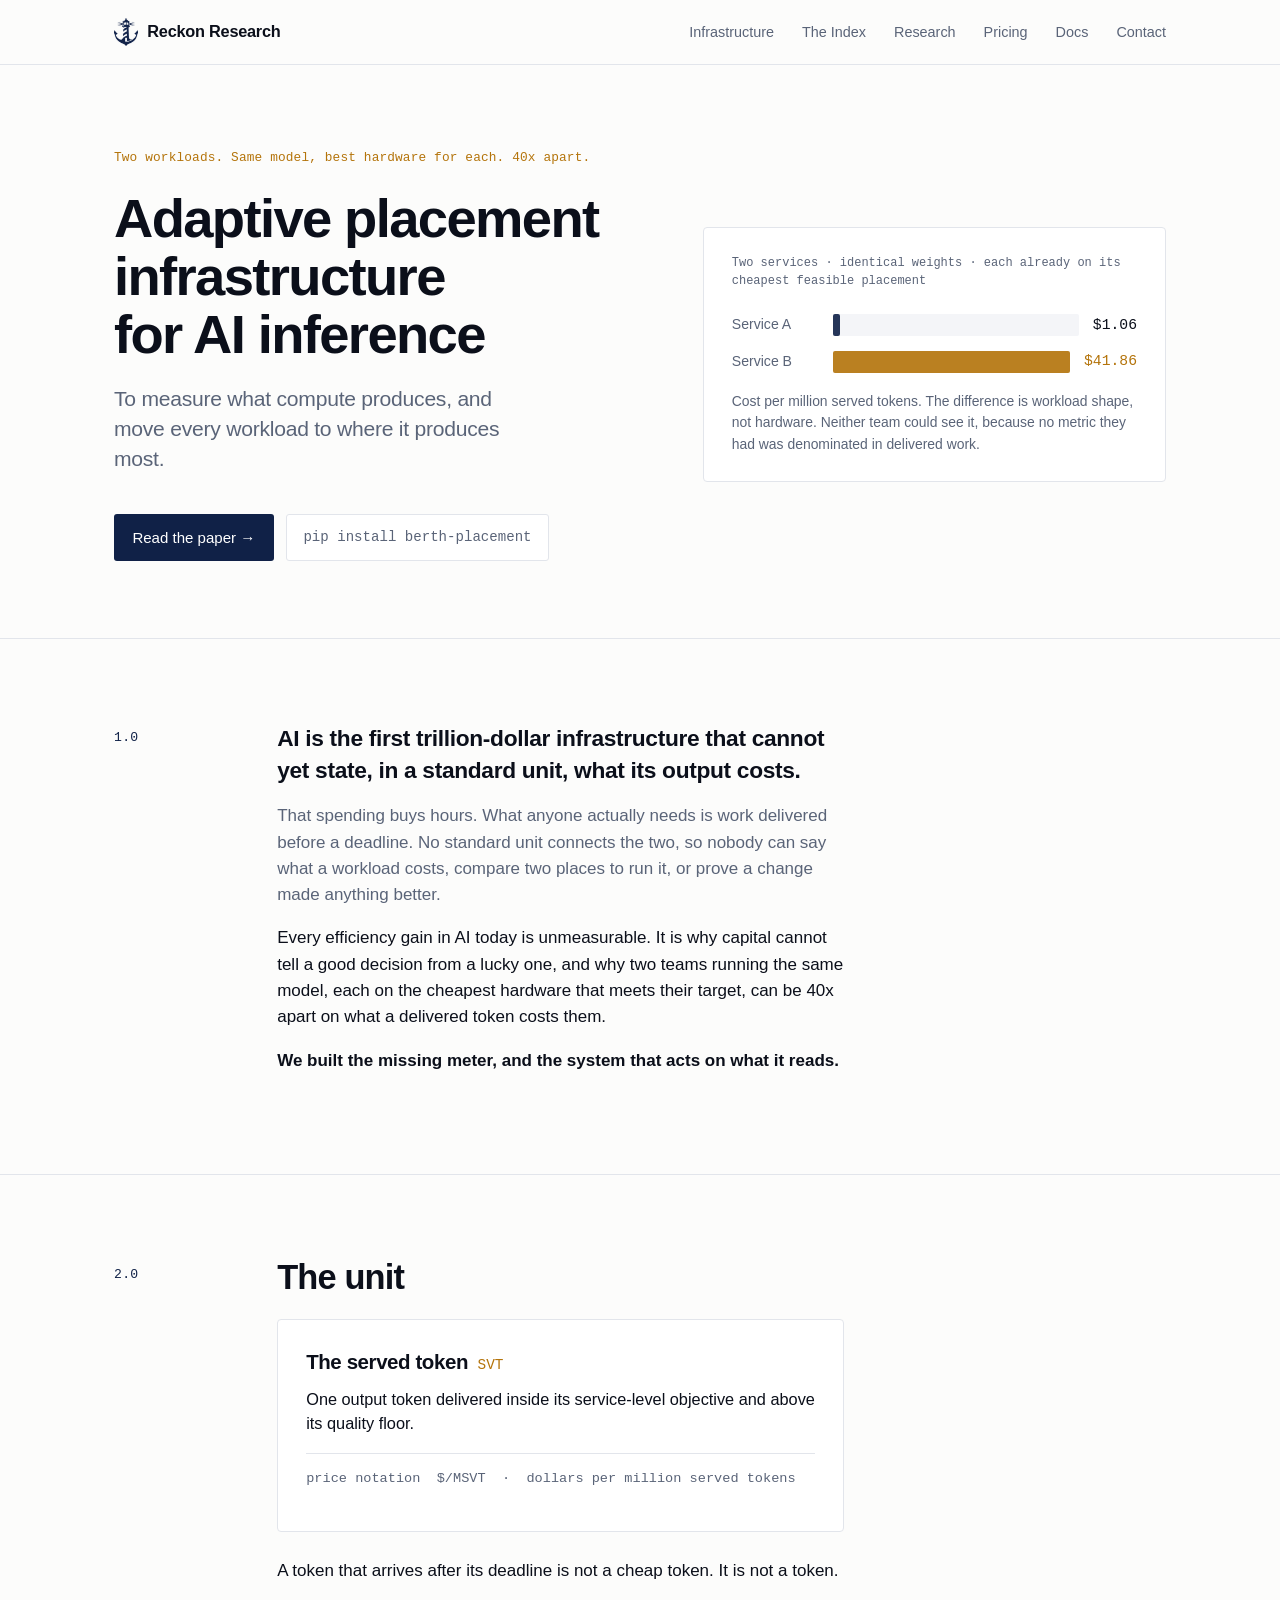
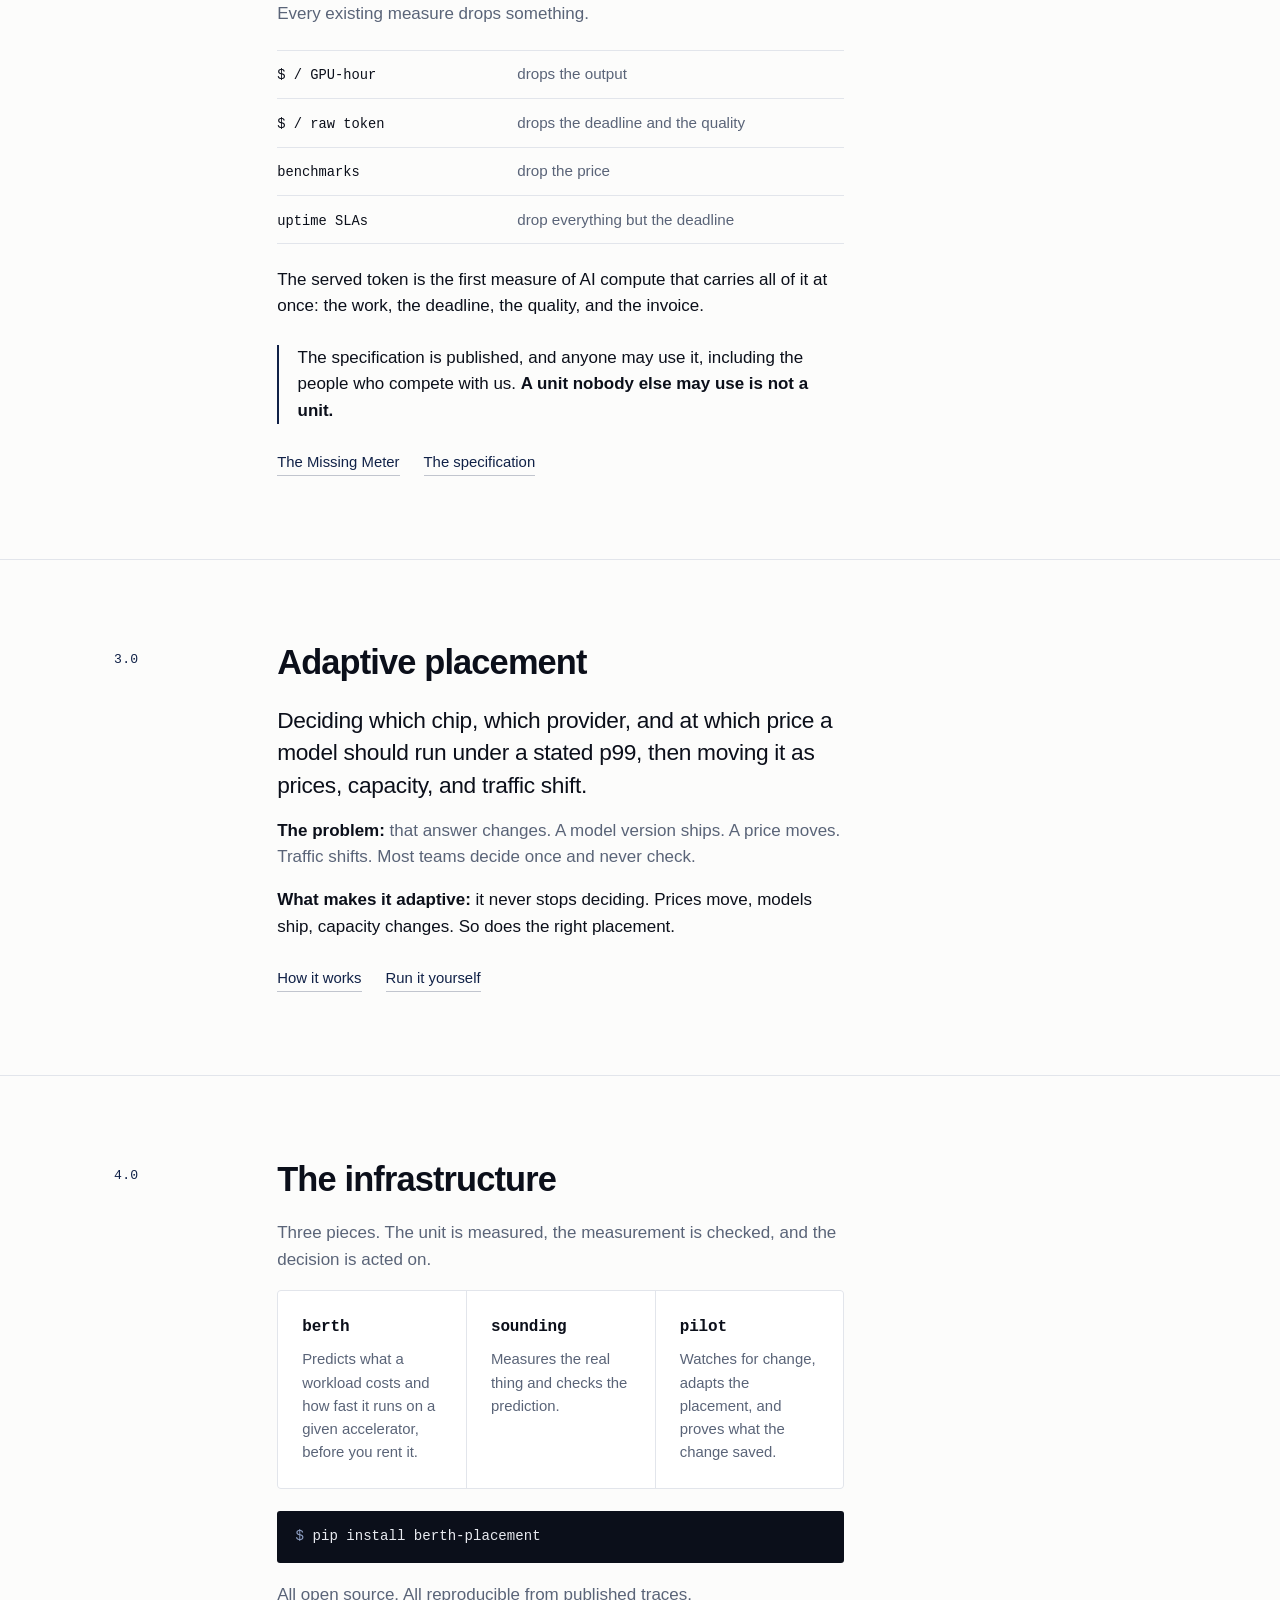
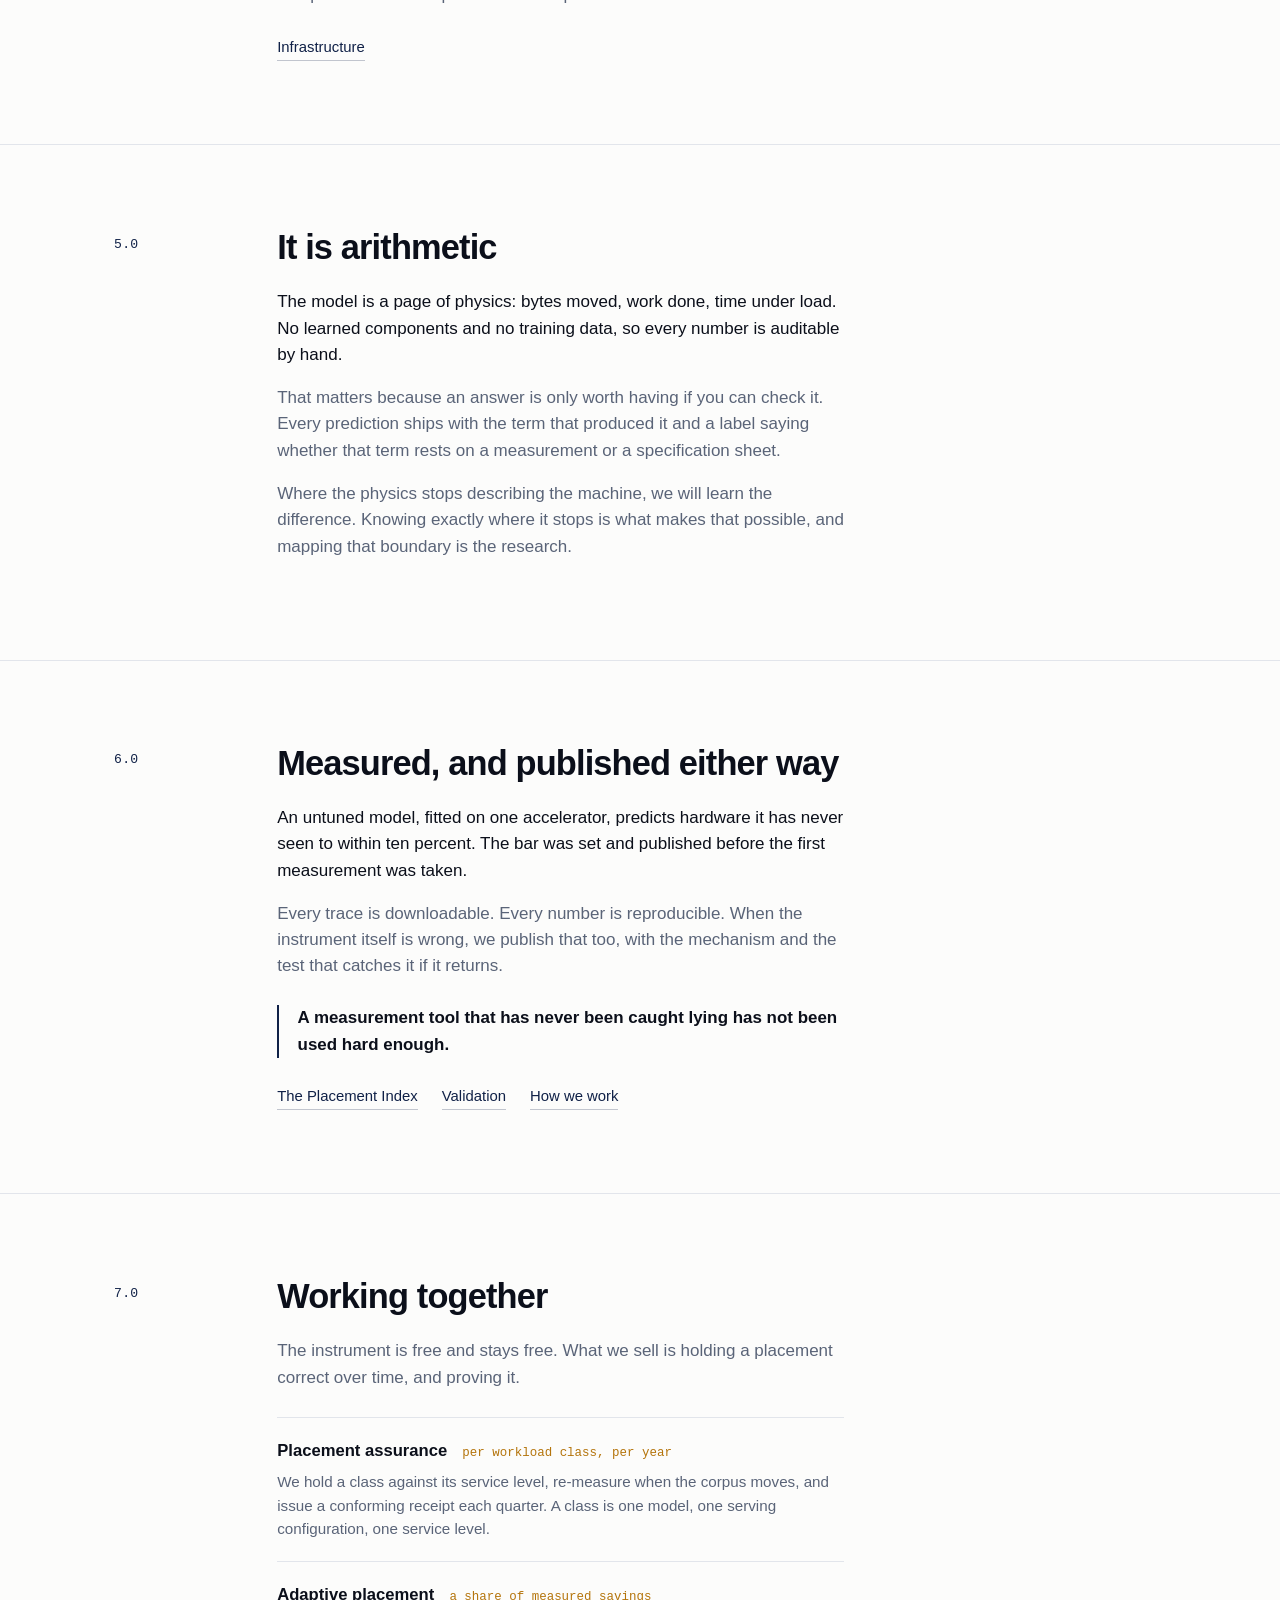
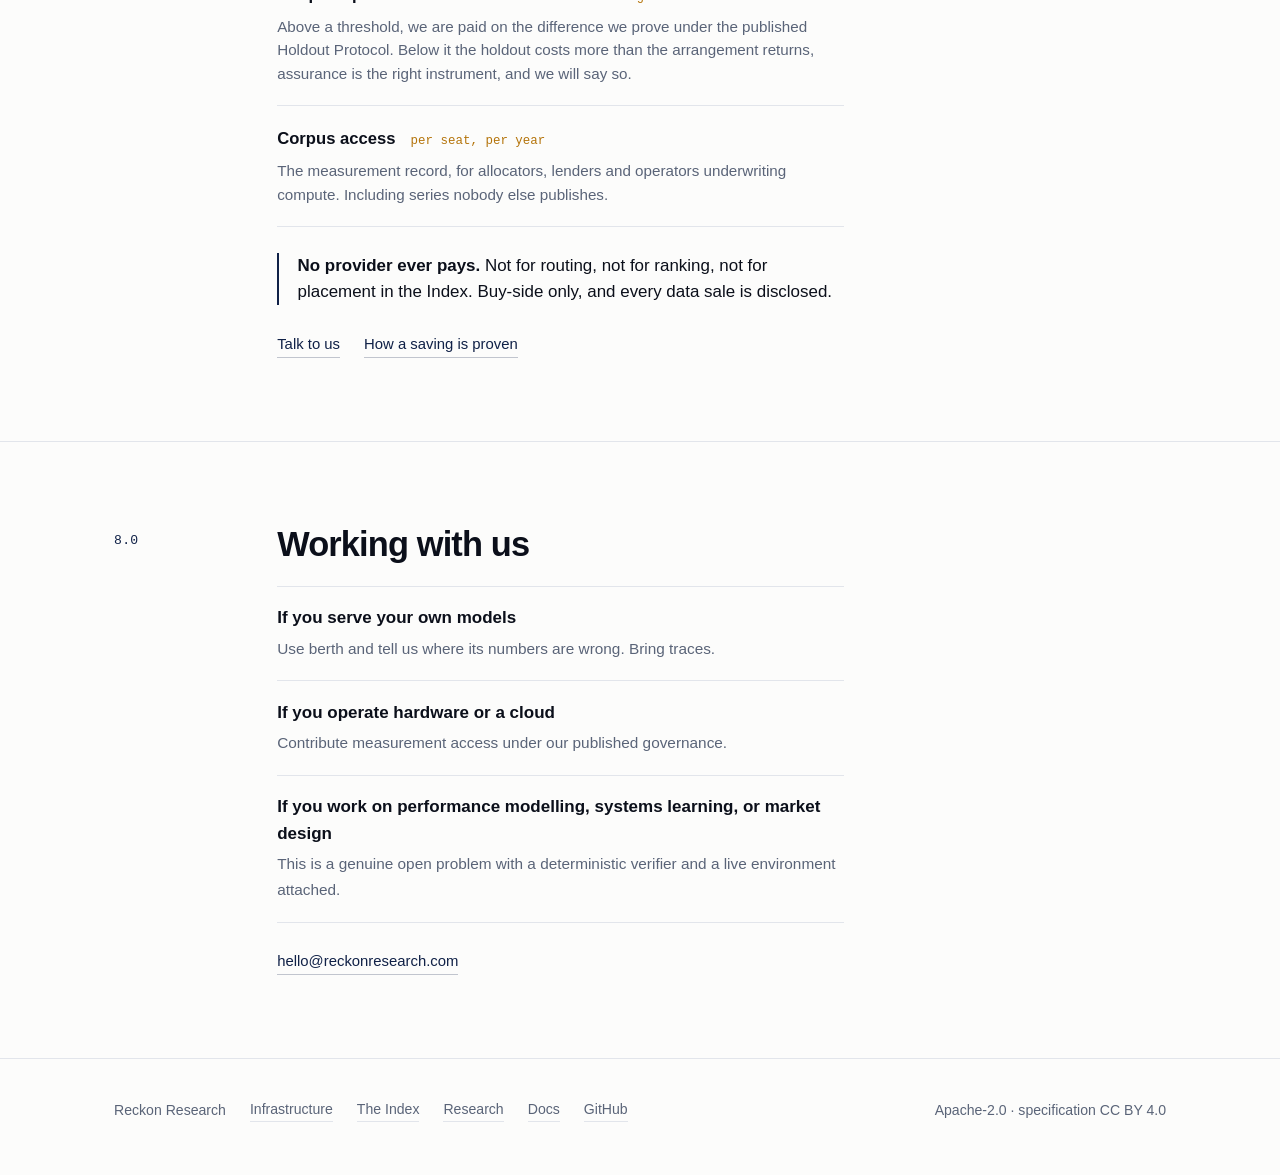
<file: index.html>
<!DOCTYPE html>
<html lang="en">
<head>
<meta charset="utf-8">
<meta name="viewport" content="width=device-width, initial-scale=1">
<title>Reckon Research | Adaptive placement infrastructure for AI inference</title>
<meta name="description" content="The served token: one output token delivered inside its SLO and above its quality floor. We define the unit, publish the instrument, and build the API and agents that act on it.">
<link rel="canonical" href="https://reckonresearch.com/">

<meta property="og:title" content="Adaptive placement infrastructure for AI inference">
<meta property="og:description" content="AI is the first trillion-dollar infrastructure that cannot yet state, in a standard unit, what its output costs.">
<meta property="og:url" content="https://reckonresearch.com/">
<meta property="og:type" content="website">
<meta name="twitter:card" content="summary_large_image">
<meta property="og:image" content="https://reckonresearch.com/assets/og-image.jpg">
<meta property="og:image:width" content="1456">
<meta property="og:image:height" content="840">
<meta property="og:image:alt" content="Reckon Research. Adaptive placement infrastructure for AI inference.">
<meta property="og:site_name" content="Reckon Research">
<meta name="twitter:image" content="https://reckonresearch.com/assets/og-image.jpg">
<meta name="twitter:title" content="Adaptive placement infrastructure for AI inference">
<meta name="twitter:description" content="To measure what compute produces, and move every workload to where it produces most.">


<style>
/* ---------------------------------------------------------------------------
   Reckon Research

   Type: Inter for prose, a monospace for every quantity. The mono is not
   decoration. This is a measurement company, and a number set in the same face
   as the sentence around it reads as prose. Set in mono it reads as a reading
   off an instrument, which is what it is.

   Colour: the navy is the mark. One accent, a signal amber, used only where
   something has actually been measured. It appears four times on the page and
   never as decoration.
   --------------------------------------------------------------------------- */
:root{
  --ink:#0B0F1A;
  --navy:#102147;
  --slate:#5A6478;
  --hair:#E2E5EB;
  --paper:#FCFCFB;
  --amber:#B4740B;

  --sans:"Inter",-apple-system,BlinkMacSystemFont,"Segoe UI",Helvetica,Arial,sans-serif;
  --mono:"SF Mono",SFMono-Regular,ui-monospace,"JetBrains Mono","Roboto Mono",Menlo,monospace;

  --gut:clamp(1.5rem,5vw,6rem);
  --rule:1px solid var(--hair);
}
*{box-sizing:border-box;margin:0;padding:0}
html{-webkit-text-size-adjust:100%}
body{
  font-family:var(--sans);
  background:var(--paper);
  color:var(--ink);
  font-size:17px;
  line-height:1.55;
  -webkit-font-smoothing:antialiased;
  font-feature-settings:"ss01","cv05";
}
.wrap{max-width:1180px;margin:0 auto;padding:0 var(--gut)}
a{color:inherit}

/* --- nav ---------------------------------------------------------------- */
.nav{
  position:sticky;top:0;z-index:50;
  background:rgba(252,252,251,.88);
  backdrop-filter:saturate(180%) blur(12px);
  border-bottom:var(--rule);
}
.nav .wrap{display:flex;align-items:center;gap:2rem;height:64px}
.brand{display:flex;align-items:center;gap:.6rem;text-decoration:none;flex:none}
.brand img{display:block;height:28px;width:auto}
.brand span{font-weight:600;letter-spacing:-.015em;font-size:1.02rem}
.nav ul{list-style:none;display:flex;gap:1.75rem;margin-left:auto;align-items:center}
.nav a.link{
  text-decoration:none;font-size:.9rem;color:var(--slate);
  padding:.25rem 0;border-bottom:1px solid transparent;transition:color .15s,border-color .15s;
}
.nav a.link:hover,.nav a.link:focus-visible{color:var(--ink);border-color:var(--ink)}
.navtoggle{display:none;margin-left:auto;background:none;border:var(--rule);border-radius:4px;
  padding:.4rem .6rem;font:inherit;font-size:.85rem;cursor:pointer;color:var(--slate)}

/* --- the measure: the page's one signature device ------------------------
   Two prices for the same model, drawn to scale. The gap is the product.
   It is the only graphic on the page and it is made of the finding itself. */
.hero{padding:clamp(3rem,6.5vw,5.5rem) 0 clamp(3rem,6vw,5rem)}
.hero .wrap{display:grid;grid-template-columns:minmax(0,1.05fr) minmax(0,.95fr);
  gap:clamp(2rem,6vw,5rem);align-items:center}
.proof{
  font-family:var(--mono);font-size:.8rem;letter-spacing:.01em;
  color:var(--amber);margin-bottom:1.4rem;
}
h1{
  font-size:clamp(2.15rem,4.3vw,3.4rem);
  line-height:1.06;letter-spacing:-.03em;font-weight:600;
  text-wrap:balance;
}
.sub{
  margin-top:1.3rem;font-size:clamp(1.08rem,1.75vw,1.32rem);
  line-height:1.42;color:var(--slate);max-width:36ch;letter-spacing:-.012em;
}
.cta{display:flex;flex-wrap:wrap;gap:.75rem;margin-top:2.5rem;align-items:center}
.btn{
  display:inline-flex;align-items:center;gap:.4rem;
  background:var(--navy);color:#fff;text-decoration:none;
  padding:.72rem 1.15rem;border-radius:3px;font-size:.94rem;font-weight:500;
  transition:background .15s;
}
.btn:hover,.btn:focus-visible{background:#1a3468}
.install{
  font-family:var(--mono);font-size:.88rem;color:var(--slate);
  border:var(--rule);border-radius:3px;padding:.72rem 1.05rem;background:#fff;
}

.measure{border:var(--rule);border-radius:4px;background:#fff;padding:1.6rem 1.75rem}
.measure-head{
  font-family:var(--mono);font-size:.75rem;letter-spacing:0;
  color:var(--slate);margin-bottom:1.5rem;line-height:1.5;
}
.bars{display:grid;gap:.85rem}
.bar{display:grid;grid-template-columns:5.5rem minmax(0,1fr) auto;align-items:center;gap:.85rem}
.bar-name{font-size:.88rem;color:var(--slate)}
.bar-track{height:22px;position:relative;background:#F4F5F8;border-radius:2px}
.bar-fill{height:100%;background:var(--navy);opacity:.9;border-radius:2px;min-width:3px}
.bar.hi .bar-fill{background:var(--amber);opacity:.9}
.bar-val{font-family:var(--mono);font-size:.92rem;color:var(--ink);white-space:nowrap}
.bar.hi .bar-val{color:var(--amber)}
.measure-note{margin-top:1.1rem;font-size:.87rem;color:var(--slate);max-width:56ch}

/* --- sections ----------------------------------------------------------- */
section.blk{border-top:var(--rule);padding:clamp(3rem,6.5vw,5.5rem) 0}
.grid{display:grid;grid-template-columns:7rem minmax(0,1fr);gap:clamp(1rem,4vw,3.5rem)}
.num{
  font-family:var(--mono);font-size:.82rem;color:var(--navy);
  letter-spacing:.02em;padding-top:.4rem;font-weight:500;
}
.body{max-width:60ch}
h2{
  font-size:clamp(1.55rem,2.9vw,2.15rem);line-height:1.14;
  letter-spacing:-.025em;font-weight:600;margin-bottom:1.35rem;text-wrap:balance;
}
.lede{font-size:clamp(1.15rem,2.1vw,1.42rem);line-height:1.42;letter-spacing:-.014em;margin-bottom:1.35rem}
.body p{margin-bottom:1.05rem;color:var(--slate)}
.body p.ink{color:var(--ink)}
.body strong{color:var(--ink);font-weight:600}
.pull{
  border-left:2px solid var(--navy);padding-left:1.15rem;margin:1.6rem 0;
  font-size:1.06rem;color:var(--ink);
}
.links{display:flex;flex-wrap:wrap;gap:1.5rem;margin-top:1.7rem}
.links a{
  text-decoration:none;font-size:.93rem;color:var(--navy);font-weight:500;
  border-bottom:1px solid rgba(16,33,71,.25);padding-bottom:1px;transition:border-color .15s;
}
.links a:hover,.links a:focus-visible{border-color:var(--navy)}

/* --- the unit, set as a definition -------------------------------------- */
.defn{border:var(--rule);border-radius:4px;background:#fff;padding:1.6rem 1.75rem;margin-bottom:1.6rem}
.defn .term{font-size:1.28rem;font-weight:600;letter-spacing:-.02em}
.defn .abbr{font-family:var(--mono);font-size:.9rem;color:var(--amber);margin-left:.6rem}
.defn .gloss{margin-top:.6rem;color:var(--ink);font-size:1.02rem;line-height:1.5}
.defn .unit{
  margin-top:1rem;padding-top:.9rem;border-top:var(--rule);
  font-family:var(--mono);font-size:.85rem;color:var(--slate);
}

.drops{list-style:none;margin:1.4rem 0;border-top:var(--rule)}
.drops li{
  display:grid;grid-template-columns:minmax(9rem,14rem) minmax(0,1fr);
  gap:1rem;padding:.72rem 0;border-bottom:var(--rule);font-size:.95rem;align-items:baseline;
}
.drops .m{font-family:var(--mono);font-size:.86rem;color:var(--ink)}
.drops .d{color:var(--slate)}

/* --- three tools -------------------------------------------------------- */
.tools{display:grid;grid-template-columns:repeat(3,1fr);gap:1px;background:var(--hair);
  border:var(--rule);border-radius:4px;overflow:hidden;margin-top:.4rem}
.tool{background:#fff;padding:1.5rem;display:flex;flex-direction:column}
.tool h3{font-family:var(--mono);font-size:1rem;font-weight:600;margin-bottom:.55rem;letter-spacing:-.01em}
.tool p{font-size:.93rem;color:var(--slate);margin:0}
pre{
  font-family:var(--mono);font-size:.88rem;background:var(--ink);color:#E8EAF0;
  padding:.95rem 1.15rem;border-radius:3px;margin-top:1.4rem;overflow-x:auto;
}
pre .p{color:#8FA0C4}

/* --- working with us ---------------------------------------------------- */
.ways{list-style:none;margin-top:.4rem}
.ways li{padding:1.15rem 0;border-bottom:var(--rule)}
.ways li:first-child{border-top:var(--rule)}
.ways b{display:block;font-weight:600;margin-bottom:.25rem}
.ways span{color:var(--slate);font-size:.96rem}

/* --- what we sell ------------------------------------------------------- */
.offers{list-style:none;margin:1.6rem 0}
.offers li{padding:1.25rem 0;border-bottom:var(--rule)}
.offers li:first-child{border-top:var(--rule)}
.offers b{font-weight:600;font-size:1.04rem}
.offers .basis{font-family:var(--mono);font-size:.78rem;color:var(--amber);
  margin-left:.65rem}
.offers p{margin:.4rem 0 0;color:var(--slate);font-size:.95rem}

footer{border-top:var(--rule);padding:2.5rem 0 3.5rem;font-size:.88rem;color:var(--slate)}
footer .row{display:flex;flex-wrap:wrap;gap:1.5rem;align-items:center}
footer a{text-decoration:none;border-bottom:1px solid var(--hair)}
footer a:hover{border-color:var(--slate)}
footer .rt{margin-left:auto}

@media (max-width:820px){
  .nav ul{
    display:none;position:absolute;top:64px;left:0;right:0;background:var(--paper);
    border-bottom:var(--rule);flex-direction:column;gap:0;padding:.5rem var(--gut) 1rem;
  }
  .nav ul.open{display:flex}
  .nav ul li{width:100%;border-top:var(--rule)}
  .nav a.link{display:block;padding:.85rem 0;font-size:1rem}
  .navtoggle{display:block}
  .grid{grid-template-columns:1fr;gap:.6rem}
  .num{padding-top:0}
  .tools{grid-template-columns:1fr}
  .drops li{grid-template-columns:1fr;gap:.15rem}
  .bar{grid-template-columns:5rem minmax(0,1fr) auto;gap:.6rem}
  .hero .wrap{grid-template-columns:1fr;gap:2.5rem}
  .measure{padding:1.25rem}

}
@media (prefers-reduced-motion:reduce){*{animation:none!important;transition:none!important}}
</style>
</head>
<body>

<nav class="nav">
  <div class="wrap">
    <a class="brand" href="/">
      <img src="[data-uri]" alt="" width="20" height="24">
      <span>Reckon Research</span>
    </a>
    <button class="navtoggle" aria-expanded="false" aria-controls="navmenu">Menu</button>
    <ul id="navmenu">
      <li><a class="link" href="/infrastructure/">Infrastructure</a></li>
      <li><a class="link" href="/index/">The Index</a></li>
      <li><a class="link" href="/research/">Research</a></li>
      <li><a class="link" href="/#working-together">Pricing</a></li>
      <li><a class="link" href="https://docs.reckonresearch.com">Docs</a></li>
      <li><a class="link" href="/contact/">Contact</a></li>
    </ul>
  </div>
</nav>

<header class="hero">
  <div class="wrap">
    <div>
    <p class="proof">Two workloads. Same model, best hardware for each. 40x apart.</p>
    <h1>Adaptive placement infrastructure for AI inference</h1>
    <p class="sub">To measure what compute produces, and move every workload to where it produces most.</p>
    <div class="cta">
      <a class="btn" href="https://themissingmeter.org">Read the paper &rarr;</a>
      <code class="install">pip install berth-placement</code>
    </div>
    </div>

    <!-- The signature. Two production services, same weights, same hardware,
         same target met. Drawn to scale so the gap is the point rather than
         the numbers. This is the finding, not an illustration of it. -->
    <div class="measure">
      <p class="measure-head">Two services &middot; identical weights &middot; each already on its cheapest feasible placement</p>
      <div class="bars">
        <div class="bar">
          <span class="bar-name">Service A</span>
          <div class="bar-track"><div class="bar-fill" style="width:2.5%"></div></div>
          <span class="bar-val">$1.06</span>
        </div>
        <div class="bar hi">
          <span class="bar-name">Service B</span>
          <div class="bar-track"><div class="bar-fill" style="width:100%"></div></div>
          <span class="bar-val">$41.86</span>
        </div>
      </div>
      <p class="measure-note">Cost per million served tokens. The difference is workload shape, not hardware. Neither team could see it, because no metric they had was denominated in delivered work.</p>
    </div>
  </div>
</header>

<section class="blk">
  <div class="wrap grid">
    <div class="num">1.0</div>
    <div class="body">
      <p class="lede ink"><strong>AI is the first trillion-dollar infrastructure that cannot yet state, in a standard unit, what its output costs.</strong></p>
      <p>That spending buys hours. What anyone actually needs is work delivered before a deadline. No standard unit connects the two, so nobody can say what a workload costs, compare two places to run it, or prove a change made anything better.</p>
      <p class="ink">Every efficiency gain in AI today is unmeasurable. It is why capital cannot tell a good decision from a lucky one, and why two teams running the same model, each on the cheapest hardware that meets their target, can be 40x apart on what a delivered token costs them.</p>
      <p class="ink"><strong>We built the missing meter, and the system that acts on what it reads.</strong></p>
    </div>
  </div>
</section>

<section class="blk">
  <div class="wrap grid">
    <div class="num">2.0</div>
    <div class="body">
      <h2>The unit</h2>
      <div class="defn">
        <div><span class="term">The served token</span><span class="abbr">SVT</span></div>
        <p class="gloss">One output token delivered inside its service-level objective and above its quality floor.</p>
        <p class="unit">price notation &nbsp;$/MSVT&nbsp; &middot; &nbsp;dollars per million served tokens</p>
      </div>
      <p class="ink">A token that arrives after its deadline is not a cheap token. It is not a token.</p>
      <p>Every existing measure drops something.</p>
      <ul class="drops">
        <li><span class="m">$ / GPU-hour</span><span class="d">drops the output</span></li>
        <li><span class="m">$ / raw token</span><span class="d">drops the deadline and the quality</span></li>
        <li><span class="m">benchmarks</span><span class="d">drop the price</span></li>
        <li><span class="m">uptime SLAs</span><span class="d">drop everything but the deadline</span></li>
      </ul>
      <p class="ink">The served token is the first measure of AI compute that carries all of it at once: the work, the deadline, the quality, and the invoice.</p>
      <div class="pull">The specification is published, and anyone may use it, including the people who compete with us. <strong>A unit nobody else may use is not a unit.</strong></div>
      <div class="links">
        <a href="https://themissingmeter.org">The Missing Meter</a>
        <a href="https://docs.reckonresearch.com/the-unit/">The specification</a>
      </div>
    </div>
  </div>
</section>

<section class="blk">
  <div class="wrap grid">
    <div class="num">3.0</div>
    <div class="body">
      <h2>Adaptive placement</h2>
      <p class="lede ink">Deciding which chip, which provider, and at which price a model should run under a stated p99, then moving it as prices, capacity, and traffic shift.</p>
      <p><strong>The problem:</strong> that answer changes. A model version ships. A price moves. Traffic shifts. Most teams decide once and never check.</p>
      <p class="ink"><strong>What makes it adaptive:</strong> it never stops deciding. Prices move, models ship, capacity changes. So does the right placement.</p>
      <div class="links">
        <a href="/infrastructure/">How it works</a>
        <a href="https://docs.reckonresearch.com/quickstart/">Run it yourself</a>
      </div>
    </div>
  </div>
</section>

<section class="blk">
  <div class="wrap grid">
    <div class="num">4.0</div>
    <div class="body">
      <h2>The infrastructure</h2>
      <p>Three pieces. The unit is measured, the measurement is checked, and the decision is acted on.</p>
      <div class="tools">
        <div class="tool">
          <h3>berth</h3>
          <p>Predicts what a workload costs and how fast it runs on a given accelerator, before you rent it.</p>
        </div>
        <div class="tool">
          <h3>sounding</h3>
          <p>Measures the real thing and checks the prediction.</p>
        </div>
        <div class="tool">
          <h3>pilot</h3>
          <p>Watches for change, adapts the placement, and proves what the change saved.</p>
        </div>
      </div>
      <pre><span class="p">$</span> pip install berth-placement</pre>
      <p style="margin-top:1.2rem">All open source. All reproducible from published traces.</p>
      <div class="links"><a href="/infrastructure/">Infrastructure</a></div>
    </div>
  </div>
</section>

<section class="blk">
  <div class="wrap grid">
    <div class="num">5.0</div>
    <div class="body">
      <h2>It is arithmetic</h2>
      <p class="ink">The model is a page of physics: bytes moved, work done, time under load. No learned components and no training data, so every number is auditable by hand.</p>
      <p>That matters because an answer is only worth having if you can check it. Every prediction ships with the term that produced it and a label saying whether that term rests on a measurement or a specification sheet.</p>
      <p>Where the physics stops describing the machine, we will learn the difference. Knowing exactly where it stops is what makes that possible, and mapping that boundary is the research.</p>
    </div>
  </div>
</section>

<section class="blk">
  <div class="wrap grid">
    <div class="num">6.0</div>
    <div class="body">
      <h2>Measured, and published either way</h2>
      <p class="ink">An untuned model, fitted on one accelerator, predicts hardware it has never seen to within ten percent. The bar was set and published before the first measurement was taken.</p>
      <p>Every trace is downloadable. Every number is reproducible. When the instrument itself is wrong, we publish that too, with the mechanism and the test that catches it if it returns.</p>
      <div class="pull"><strong>A measurement tool that has never been caught lying has not been used hard enough.</strong></div>
      <div class="links">
        <a href="/index/">The Placement Index</a>
        <a href="/validation/">Validation</a>
        <a href="/research/">How we work</a>
      </div>
    </div>
  </div>
</section>

<section class="blk">
  <div class="wrap grid">
    <div class="num">7.0</div>
    <div class="body" id="working-together">
      <h2>Working together</h2>
      <p>The instrument is free and stays free. What we sell is holding a
      placement correct over time, and proving it.</p>

      <ul class="offers">
        <li>
          <b>Placement assurance</b>
          <span class="basis">per workload class, per year</span>
          <p>We hold a class against its service level, re-measure when the
          corpus moves, and issue a conforming receipt each quarter. A class is
          one model, one serving configuration, one service level.</p>
        </li>
        <li>
          <b>Adaptive placement</b>
          <span class="basis">a share of measured savings</span>
          <p>Above a threshold, we are paid on the difference we prove under the
          published Holdout Protocol. Below it the holdout costs more than the
          arrangement returns, assurance is the right instrument, and we will
          say so.</p>
        </li>
        <li>
          <b>Corpus access</b>
          <span class="basis">per seat, per year</span>
          <p>The measurement record, for allocators, lenders and operators
          underwriting compute. Including series nobody else publishes.</p>
        </li>
      </ul>

      <div class="pull"><strong>No provider ever pays.</strong> Not for routing,
      not for ranking, not for placement in the Index. Buy-side only, and every
      data sale is disclosed.</div>

      <div class="links">
        <a href="mailto:hello@reckonresearch.com?subject=Placement%20assurance">Talk to us</a>
        <a href="https://docs.reckonresearch.com/holdout/">How a saving is proven</a>
      </div>
    </div>
  </div>
</section>

<section class="blk">
  <div class="wrap grid">
    <div class="num">8.0</div>
    <div class="body">
      <h2>Working with us</h2>
      <ul class="ways">
        <li><b>If you serve your own models</b><span>Use berth and tell us where its numbers are wrong. Bring traces.</span></li>
        <li><b>If you operate hardware or a cloud</b><span>Contribute measurement access under our published governance.</span></li>
        <li><b>If you work on performance modelling, systems learning, or market design</b><span>This is a genuine open problem with a deterministic verifier and a live environment attached.</span></li>
      </ul>
      <div class="links"><a href="mailto:hello@reckonresearch.com">hello@reckonresearch.com</a></div>
    </div>
  </div>
</section>

<footer>
  <div class="wrap row">
    <span>Reckon Research</span>
    <a href="/infrastructure/">Infrastructure</a>
    <a href="/index/">The Index</a>
    <a href="/research/">Research</a>
    <a href="https://docs.reckonresearch.com">Docs</a>
    <a href="https://github.com/reckonresearch/berth">GitHub</a>
    <span class="rt">Apache-2.0 &middot; specification CC BY 4.0</span>
  </div>
</footer>

<script>
  var t = document.querySelector('.navtoggle'), m = document.getElementById('navmenu');
  t.addEventListener('click', function () {
    var open = m.classList.toggle('open');
    t.setAttribute('aria-expanded', open);
  });
</script>
</body>
</html>
</file>
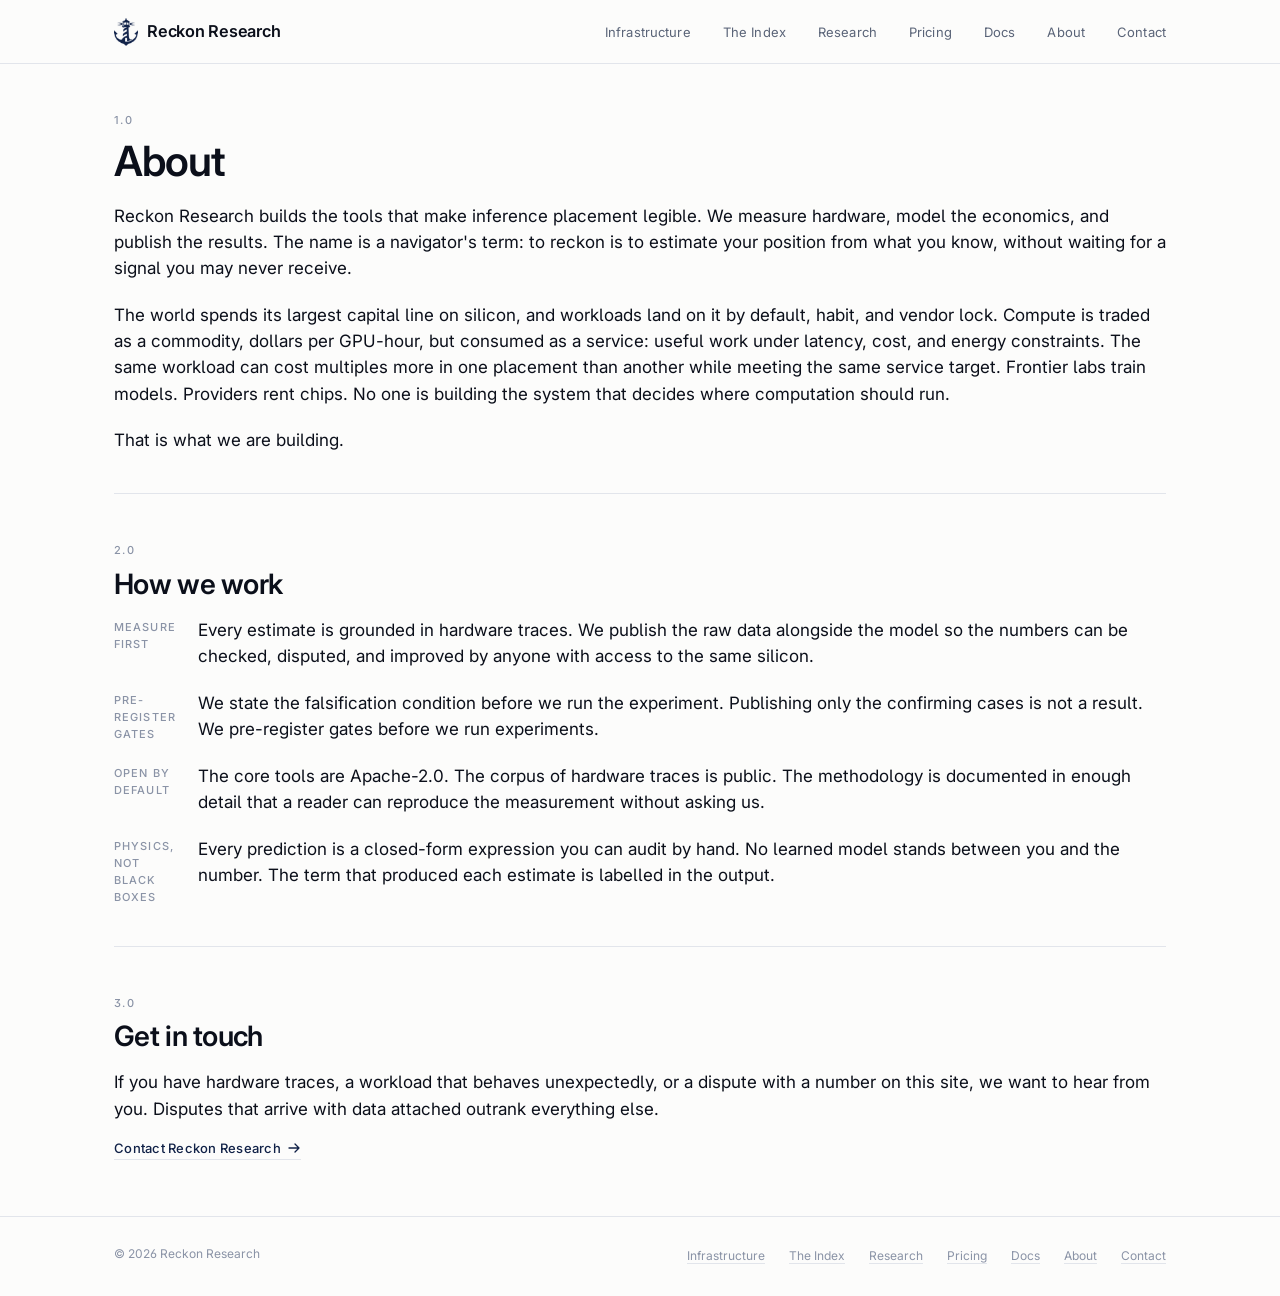
<file: about/index.html>
<!DOCTYPE html>
<html lang="en">
<head>
  <meta charset="UTF-8" />
  <meta name="viewport" content="width=device-width, initial-scale=1.0" />
  <title>About | Reckon Research</title>
  <meta name="description" content="Reckon Research builds the tools that make inference placement legible. We measure hardware, model the economics, and publish the results." />
  <meta name="robots" content="index, follow" />
  <link rel="canonical" href="https://reckonresearch.com/about/" />
  <meta property="og:type" content="website" />
  <meta property="og:url" content="https://reckonresearch.com/about/" />
  <meta property="og:title" content="About | Reckon Research" />
  <meta property="og:description" content="Reckon Research builds the tools that make inference placement legible." />
  <meta property="og:image" content="https://reckonresearch.com/assets/reckon-logo.png" />
  <meta property="og:site_name" content="Reckon Research" />
  <meta name="theme-color" content="#ffffff" />
  <link rel="icon" type="image/x-icon" href="/assets/favicon.ico" />
  <link rel="icon" type="image/png" sizes="32x32" href="/assets/favicon-32.png" />
  <link rel="icon" type="image/png" sizes="16x16" href="/assets/favicon-16.png" />
  <link rel="apple-touch-icon" sizes="180x180" href="/assets/apple-touch-icon.png" />
  <link rel="stylesheet" href="/css/style.css" />
  <link rel="stylesheet" href="/css/berth.css" />
  <link rel="stylesheet" href="/css/reckon-2026.css" />
</head>
<body>
  <a class="skip-link" href="#main-content">Skip to main content</a>
  <nav class="site-nav" aria-label="Site navigation">
    <div class="nav-inner">
      <a href="/" class="nav-brand" aria-label="Reckon Research home">Reckon Research</a>
      <ul class="nav-links" role="list">
        <li><a href="/infrastructure/">Infrastructure</a></li>
        <li><a href="/index/">The Index</a></li>
        <li><a href="/research/">Research</a></li>
        <li><a href="/#working-together">Pricing</a></li>
        <li><a href="https://docs.reckonresearch.com">Docs</a></li>
        <li><a href="/about/">About</a></li>
        <li><a href="/contact/">Contact</a></li>
      </ul>
      <button class="nav-hamburger" id="hamburger-btn" aria-label="Open navigation" aria-expanded="false" aria-controls="mobile-nav-overlay">
        <svg id="icon-menu" width="22" height="22" viewBox="0 0 22 22" fill="none" aria-hidden="true"><line x1="3" y1="6" x2="19" y2="6" stroke="currentColor" stroke-width="1.5" stroke-linecap="round"/><line x1="3" y1="11" x2="19" y2="11" stroke="currentColor" stroke-width="1.5" stroke-linecap="round"/><line x1="3" y1="16" x2="19" y2="16" stroke="currentColor" stroke-width="1.5" stroke-linecap="round"/></svg>
        <svg id="icon-close" width="22" height="22" viewBox="0 0 22 22" fill="none" aria-hidden="true" style="display:none"><line x1="4" y1="4" x2="18" y2="18" stroke="currentColor" stroke-width="1.5" stroke-linecap="round"/><line x1="18" y1="4" x2="4" y2="18" stroke="currentColor" stroke-width="1.5" stroke-linecap="round"/></svg>
      </button>
    </div>
  </nav>
  <div id="mobile-nav-overlay" class="mobile-nav-overlay" aria-hidden="true">
    <ul class="mobile-nav-links" role="list">
        <li><a href="/infrastructure/">Infrastructure</a></li>
        <li><a href="/index/">The Index</a></li>
        <li><a href="/research/">Research</a></li>
        <li><a href="/#working-together">Pricing</a></li>
        <li><a href="https://docs.reckonresearch.com">Docs</a></li>
        <li><a href="/about/">About</a></li>
        <li><a href="/contact/">Contact</a></li>
      </ul>
  </div>
  <main id="main-content">
    <div class="page-wrap">
      <section class="section fade-section" aria-labelledby="about-heading">
        <span class="section-label" aria-hidden="true">1.0</span>
        <h1 id="about-heading">About</h1>
        <div class="body-text">
          <p>Reckon Research builds the tools that make inference placement legible. We measure hardware, model the economics, and publish the results. The name is a navigator's term: to reckon is to estimate your position from what you know, without waiting for a signal you may never receive.</p>
          <p>The world spends its largest capital line on silicon, and workloads land on it by default, habit, and vendor lock. Compute is traded as a commodity, dollars per GPU-hour, but consumed as a service: useful work under latency, cost, and energy constraints. The same workload can cost multiples more in one placement than another while meeting the same service target. Frontier labs train models. Providers rent chips. No one is building the system that decides where computation should run.</p>
          <p>That is what we are building.</p>
        </div>
      </section>
      <hr class="section-divider" />
      <section class="section fade-section" aria-labelledby="principles-heading">
        <span class="section-label" aria-hidden="true">2.0</span>
        <h2 id="principles-heading">How we work</h2>
        <dl>
          <div class="agenda-item">
            <dt class="agenda-label">Measure first</dt>
            <dd class="agenda-body"><p>Every estimate is grounded in hardware traces. We publish the raw data alongside the model so the numbers can be checked, disputed, and improved by anyone with access to the same silicon.</p></dd>
          </div>
          <div class="agenda-item">
            <dt class="agenda-label">Pre-register gates</dt>
            <dd class="agenda-body"><p>We state the falsification condition before we run the experiment. Publishing only the confirming cases is not a result. We pre-register gates before we run experiments.</p></dd>
          </div>
          <div class="agenda-item">
            <dt class="agenda-label">Open by default</dt>
            <dd class="agenda-body"><p>The core tools are Apache-2.0. The corpus of hardware traces is public. The methodology is documented in enough detail that a reader can reproduce the measurement without asking us.</p></dd>
          </div>
          <div class="agenda-item">
            <dt class="agenda-label">Physics, not black boxes</dt>
            <dd class="agenda-body"><p>Every prediction is a closed-form expression you can audit by hand. No learned model stands between you and the number. The term that produced each estimate is labelled in the output.</p></dd>
          </div>
        </dl>
      </section>
      <hr class="section-divider" />
      <section class="section fade-section" aria-labelledby="contact-cta-heading">
        <span class="section-label" aria-hidden="true">3.0</span>
        <h2 id="contact-cta-heading">Get in touch</h2>
        <div class="body-text">
          <p>If you have hardware traces, a workload that behaves unexpectedly, or a dispute with a number on this site, we want to hear from you. Disputes that arrive with data attached outrank everything else.</p>
        </div>
        <a href="/contact/" class="berth-inline-link" style="margin-top:1rem;display:inline-flex;align-items:center;gap:6px;">
          Contact Reckon Research
          <svg width="14" height="14" viewBox="0 0 14 14" fill="none" aria-hidden="true">
            <path d="M2 7h10M8 3l4 4-4 4" stroke="currentColor" stroke-width="1.3" stroke-linecap="round" stroke-linejoin="round"/>
          </svg>
        </a>
      </section>
    </div>
    <footer class="site-footer" role="contentinfo">
      <div class="footer-inner">
        <p class="footer-copy">&#169; 2026 Reckon Research</p>
        <ul class="footer-links">
        <li><a href="/infrastructure/">Infrastructure</a></li>
        <li><a href="/index/">The Index</a></li>
        <li><a href="/research/">Research</a></li>
        <li><a href="/#working-together">Pricing</a></li>
        <li><a href="https://docs.reckonresearch.com">Docs</a></li>
        <li><a href="/about/">About</a></li>
        <li><a href="/contact/">Contact</a></li>
      </ul>
      </div>
    </footer>
  </main>
  <script src="/js/site.js"></script>
</body>
</html>
</file>
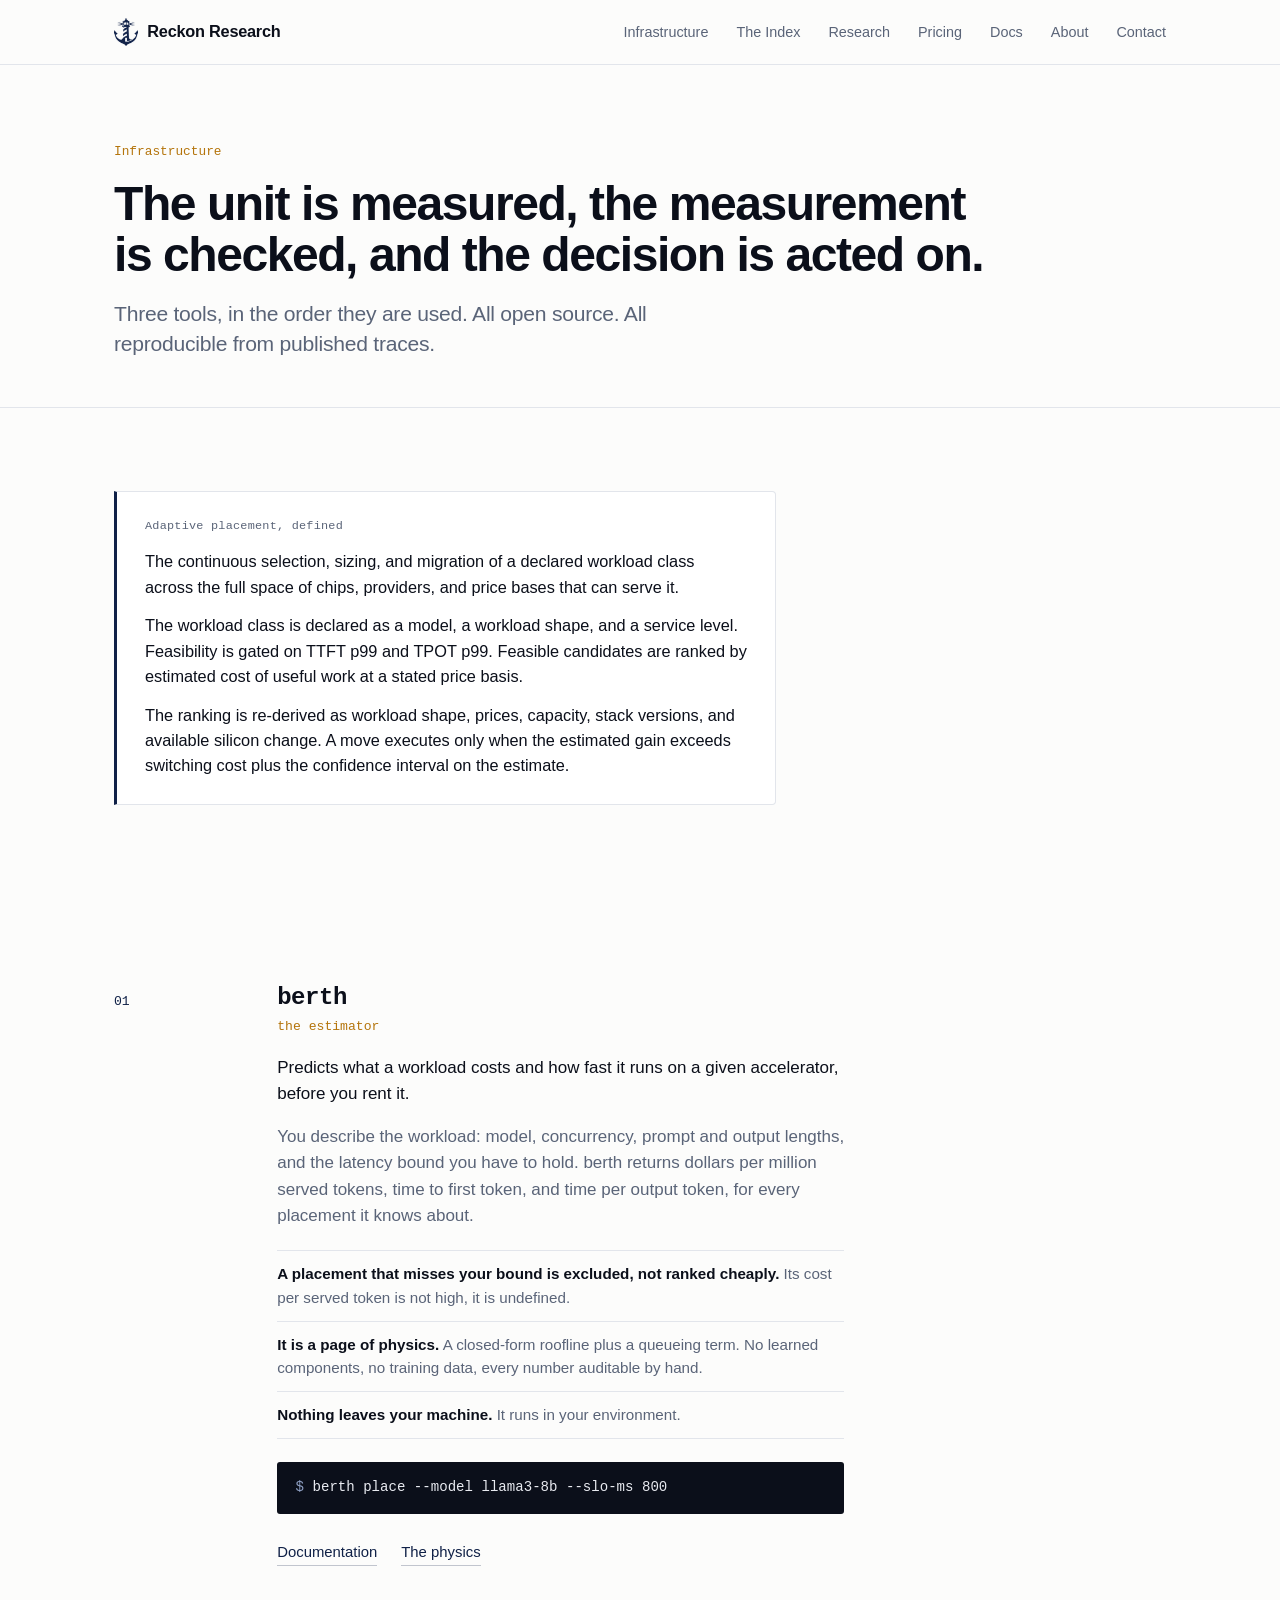
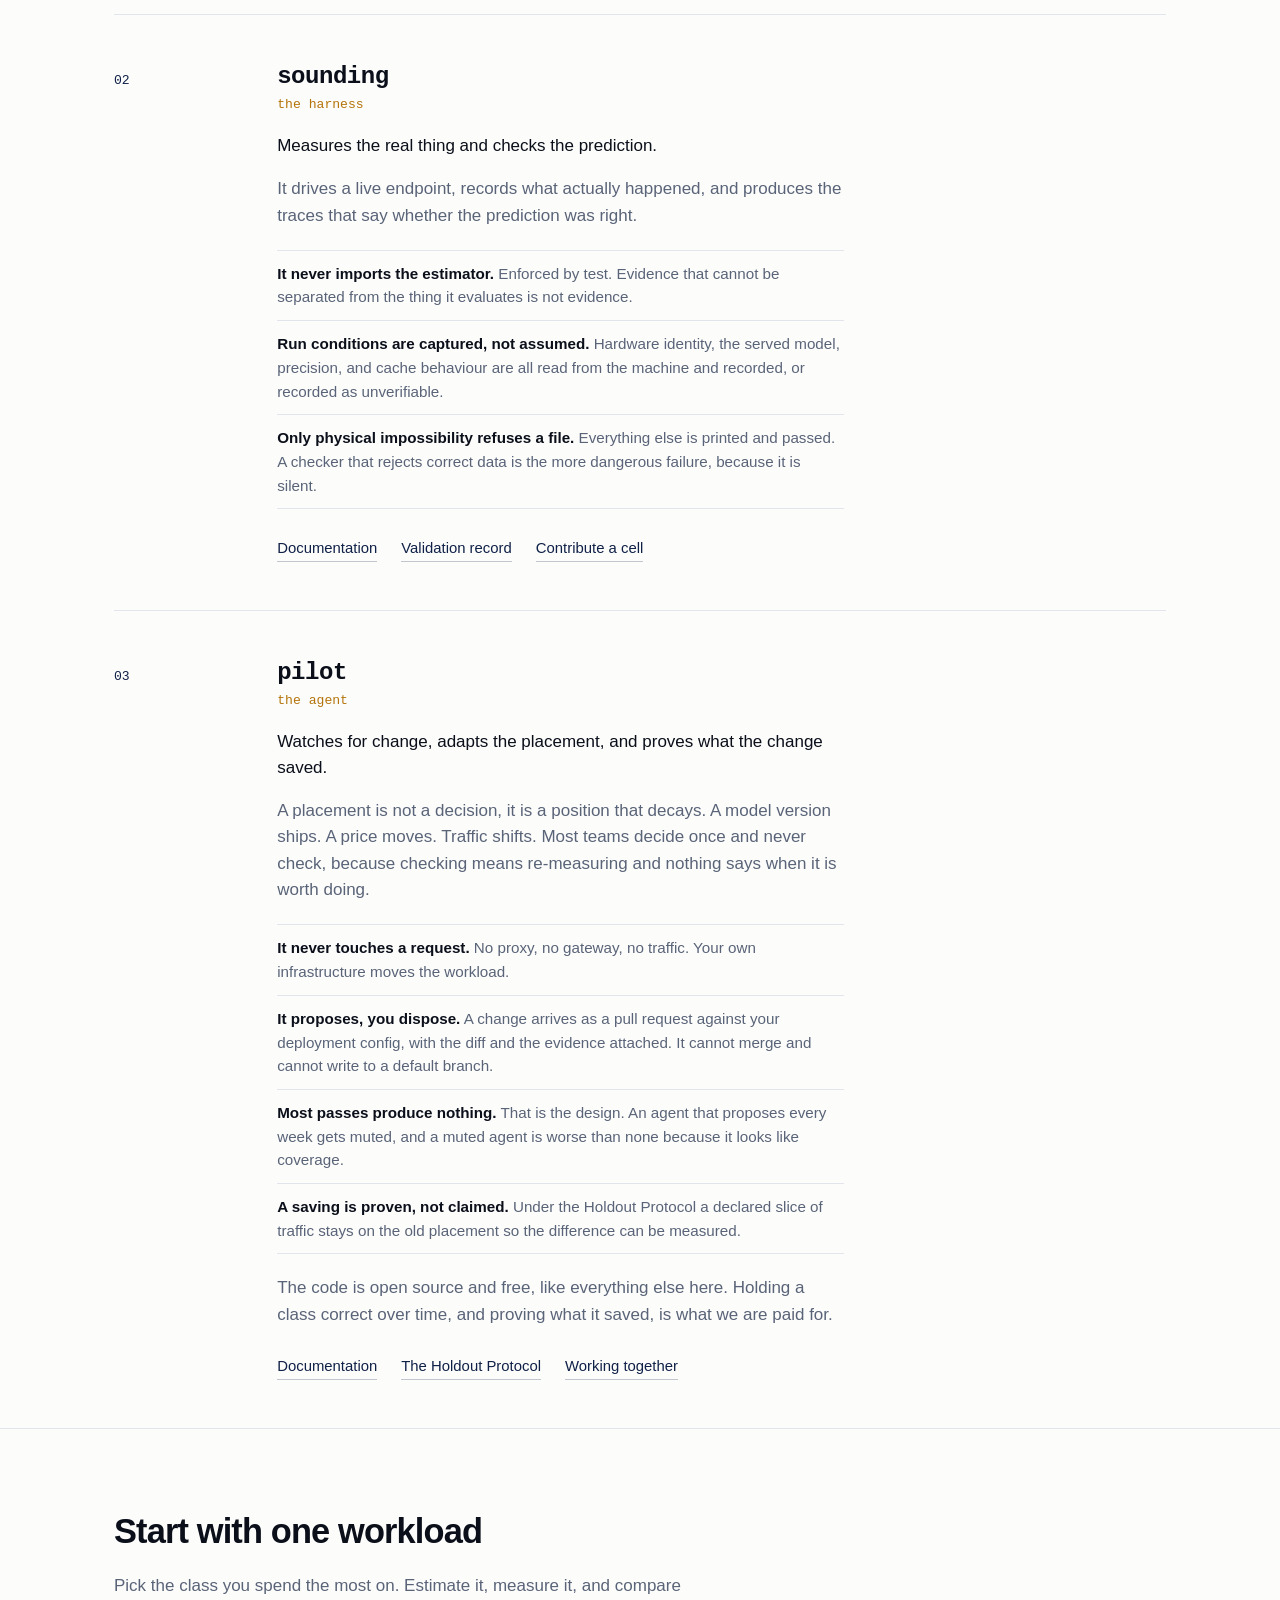
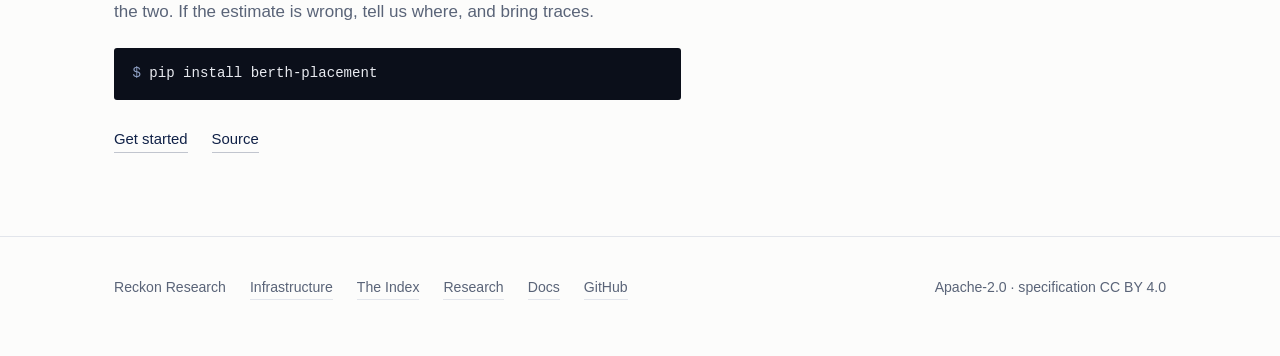
<file: berth/index.html>
<!DOCTYPE html>
<html lang="en">
<head>
<meta charset="utf-8">
<meta http-equiv="refresh" content="0; url=/infrastructure/">
<link rel="canonical" href="https://reckonresearch.com/infrastructure/">
<title>Moved</title>
</head>
<body>
<p>This page has moved to <a href="/infrastructure/">/infrastructure/</a>.</p>
</body>
</html>
</file>
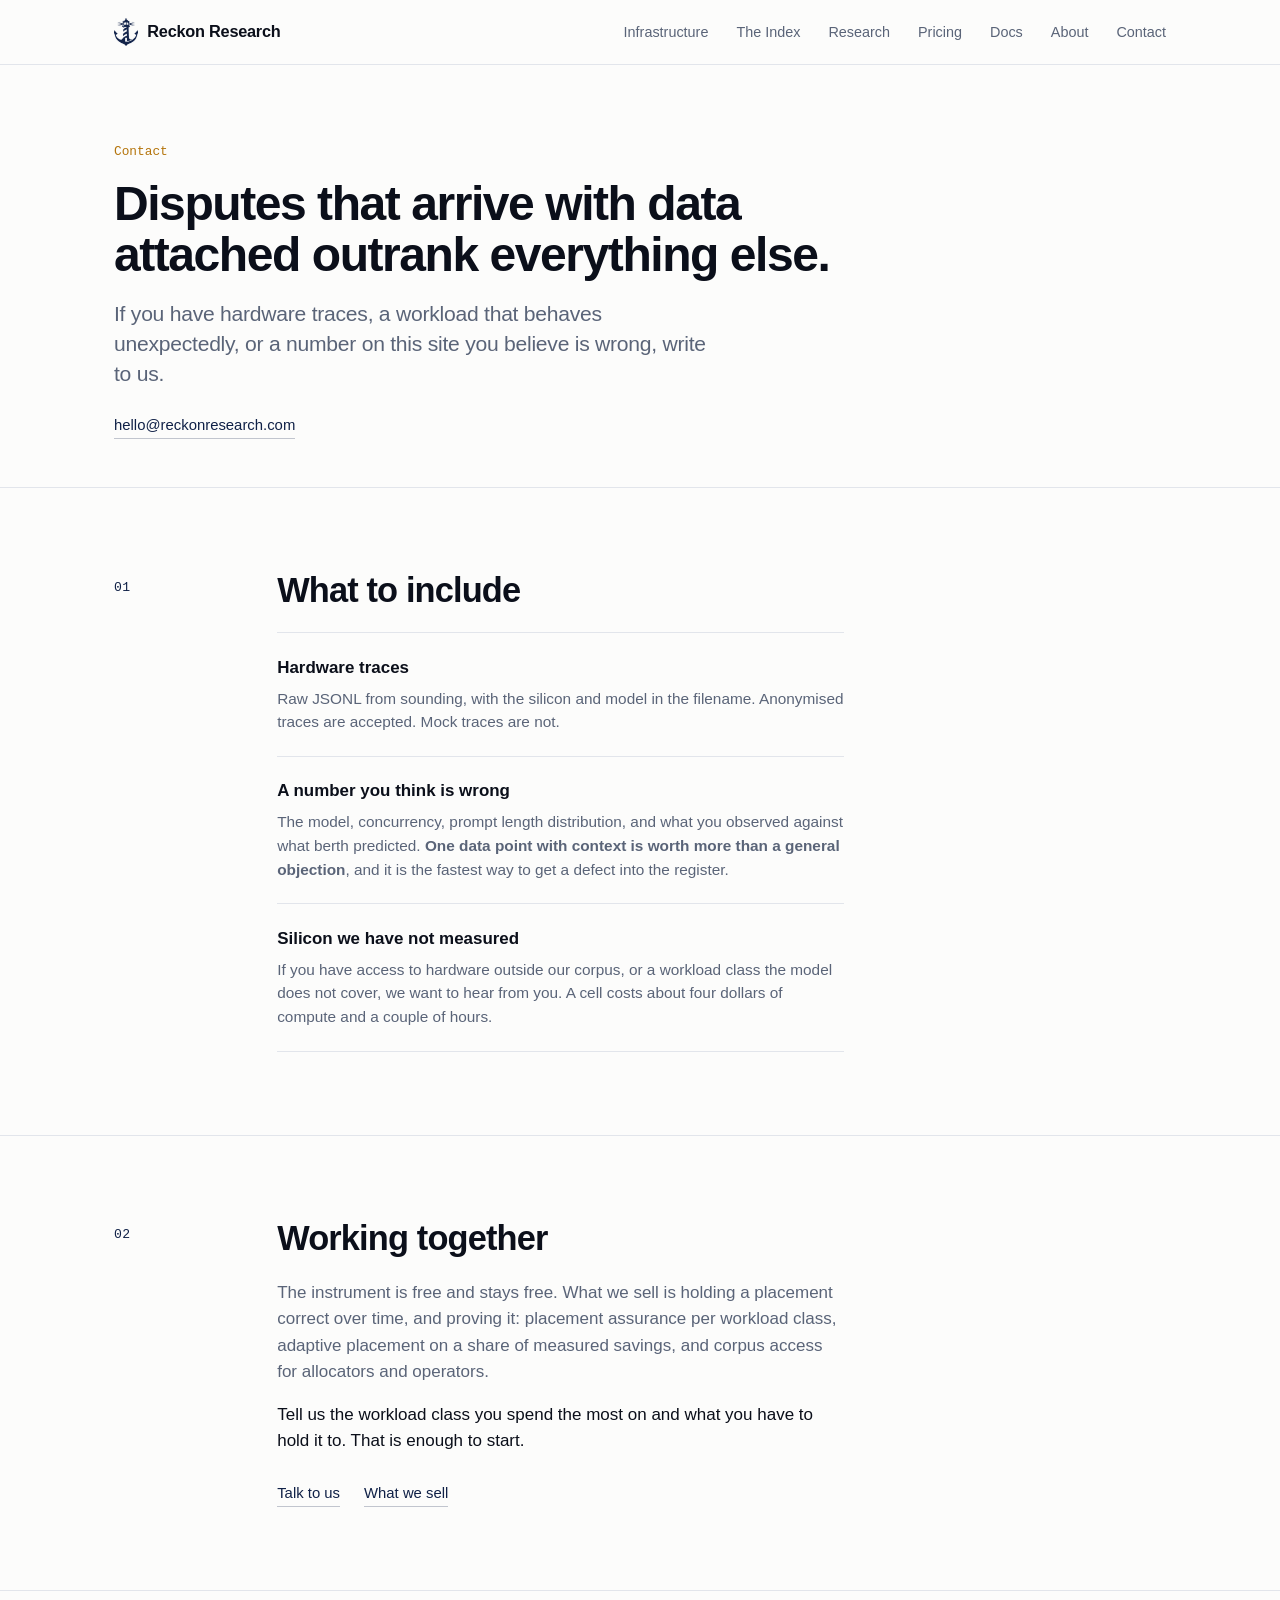
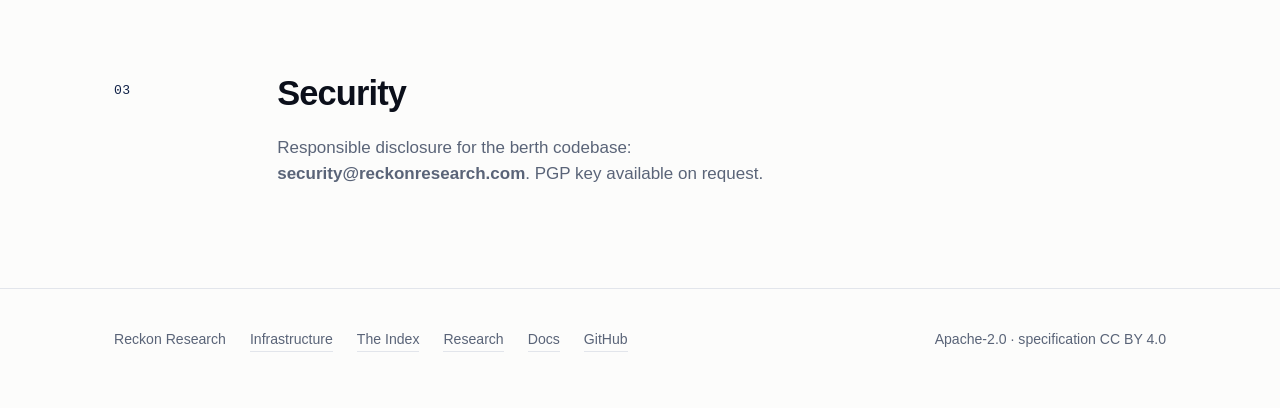
<file: contact/index.html>
<!DOCTYPE html>
<html lang="en">
<head>
<meta charset="utf-8">
<meta name="viewport" content="width=device-width, initial-scale=1">
<title>Contact | Reckon Research</title>
<meta name="description" content="Disputes that arrive with data attached outrank everything else. Hardware traces, a number you think is wrong, or silicon we have not measured.">
<meta property="og:title" content="Contact | Reckon Research">
<meta property="og:description" content="Disputes that arrive with data attached outrank everything else. Hardware traces, a number you think is wrong, or silicon we have not measured.">
<meta name="twitter:card" content="summary_large_image">
<style>
/* ---------------------------------------------------------------------------
   Reckon Research

   Type: Inter for prose, a monospace for every quantity. The mono is not
   decoration. This is a measurement company, and a number set in the same face
   as the sentence around it reads as prose. Set in mono it reads as a reading
   off an instrument, which is what it is.

   Colour: the navy is the mark. One accent, a signal amber, used only where
   something has actually been measured. It appears four times on the page and
   never as decoration.
   --------------------------------------------------------------------------- */
:root{
  --ink:#0B0F1A;
  --navy:#102147;
  --slate:#5A6478;
  --hair:#E2E5EB;
  --paper:#FCFCFB;
  --amber:#B4740B;

  --sans:"Inter",-apple-system,BlinkMacSystemFont,"Segoe UI",Helvetica,Arial,sans-serif;
  --mono:"SF Mono",SFMono-Regular,ui-monospace,"JetBrains Mono","Roboto Mono",Menlo,monospace;

  --gut:clamp(1.5rem,5vw,6rem);
  --rule:1px solid var(--hair);
}
*{box-sizing:border-box;margin:0;padding:0}
html{-webkit-text-size-adjust:100%}
body{
  font-family:var(--sans);
  background:var(--paper);
  color:var(--ink);
  font-size:17px;
  line-height:1.55;
  -webkit-font-smoothing:antialiased;
  font-feature-settings:"ss01","cv05";
}
.wrap{max-width:1180px;margin:0 auto;padding:0 var(--gut)}
a{color:inherit}

/* --- nav ---------------------------------------------------------------- */
.nav{
  position:sticky;top:0;z-index:50;
  background:rgba(252,252,251,.88);
  backdrop-filter:saturate(180%) blur(12px);
  border-bottom:var(--rule);
}
.nav .wrap{display:flex;align-items:center;gap:2rem;height:64px}
.brand{display:flex;align-items:center;gap:.6rem;text-decoration:none;flex:none}
.brand img{display:block;height:28px;width:auto}
.brand span{font-weight:600;letter-spacing:-.015em;font-size:1.02rem}
.nav ul{list-style:none;display:flex;gap:1.75rem;margin-left:auto;align-items:center}
.nav a.link{
  text-decoration:none;font-size:.9rem;color:var(--slate);
  padding:.25rem 0;border-bottom:1px solid transparent;transition:color .15s,border-color .15s;
}
.nav a.link:hover,.nav a.link:focus-visible{color:var(--ink);border-color:var(--ink)}
.navtoggle{display:none;margin-left:auto;background:none;border:var(--rule);border-radius:4px;
  padding:.4rem .6rem;font:inherit;font-size:.85rem;cursor:pointer;color:var(--slate)}

/* --- the measure: the page's one signature device ------------------------
   Two prices for the same model, drawn to scale. The gap is the product.
   It is the only graphic on the page and it is made of the finding itself. */
.hero{padding:clamp(3rem,6.5vw,5.5rem) 0 clamp(3rem,6vw,5rem)}
.hero .wrap{display:grid;grid-template-columns:minmax(0,1.05fr) minmax(0,.95fr);
  gap:clamp(2rem,6vw,5rem);align-items:center}
.proof{
  font-family:var(--mono);font-size:.8rem;letter-spacing:.01em;
  color:var(--amber);margin-bottom:1.4rem;
}
h1{
  font-size:clamp(2.15rem,4.3vw,3.4rem);
  line-height:1.06;letter-spacing:-.03em;font-weight:600;
  text-wrap:balance;
}
.sub{
  margin-top:1.3rem;font-size:clamp(1.08rem,1.75vw,1.32rem);
  line-height:1.42;color:var(--slate);max-width:36ch;letter-spacing:-.012em;
}
.cta{display:flex;flex-wrap:wrap;gap:.75rem;margin-top:2.5rem;align-items:center}
.btn{
  display:inline-flex;align-items:center;gap:.4rem;
  background:var(--navy);color:#fff;text-decoration:none;
  padding:.72rem 1.15rem;border-radius:3px;font-size:.94rem;font-weight:500;
  transition:background .15s;
}
.btn:hover,.btn:focus-visible{background:#1a3468}
.install{
  font-family:var(--mono);font-size:.88rem;color:var(--slate);
  border:var(--rule);border-radius:3px;padding:.72rem 1.05rem;background:#fff;
}

.measure{border:var(--rule);border-radius:4px;background:#fff;padding:1.6rem 1.75rem}
.measure-head{
  font-family:var(--mono);font-size:.75rem;letter-spacing:0;
  color:var(--slate);margin-bottom:1.5rem;line-height:1.5;
}
.bars{display:grid;gap:.85rem}
.bar{display:grid;grid-template-columns:5.5rem minmax(0,1fr) auto;align-items:center;gap:.85rem}
.bar-name{font-size:.88rem;color:var(--slate)}
.bar-track{height:22px;position:relative;background:#F4F5F8;border-radius:2px}
.bar-fill{height:100%;background:var(--navy);opacity:.9;border-radius:2px;min-width:3px}
.bar.hi .bar-fill{background:var(--amber);opacity:.9}
.bar-val{font-family:var(--mono);font-size:.92rem;color:var(--ink);white-space:nowrap}
.bar.hi .bar-val{color:var(--amber)}
.measure-note{margin-top:1.1rem;font-size:.87rem;color:var(--slate);max-width:56ch}

/* --- sections ----------------------------------------------------------- */
section.blk{border-top:var(--rule);padding:clamp(3rem,6.5vw,5.5rem) 0}
.grid{display:grid;grid-template-columns:7rem minmax(0,1fr);gap:clamp(1rem,4vw,3.5rem)}
.num{
  font-family:var(--mono);font-size:.82rem;color:var(--navy);
  letter-spacing:.02em;padding-top:.4rem;font-weight:500;
}
.body{max-width:60ch}
h2{
  font-size:clamp(1.55rem,2.9vw,2.15rem);line-height:1.14;
  letter-spacing:-.025em;font-weight:600;margin-bottom:1.35rem;text-wrap:balance;
}
.lede{font-size:clamp(1.15rem,2.1vw,1.42rem);line-height:1.42;letter-spacing:-.014em;margin-bottom:1.35rem}
.body p{margin-bottom:1.05rem;color:var(--slate)}
.body p.ink{color:var(--ink)}
.body strong{color:var(--ink);font-weight:600}
.pull{
  border-left:2px solid var(--navy);padding-left:1.15rem;margin:1.6rem 0;
  font-size:1.06rem;color:var(--ink);
}
.links{display:flex;flex-wrap:wrap;gap:1.5rem;margin-top:1.7rem}
.links a{
  text-decoration:none;font-size:.93rem;color:var(--navy);font-weight:500;
  border-bottom:1px solid rgba(16,33,71,.25);padding-bottom:1px;transition:border-color .15s;
}
.links a:hover,.links a:focus-visible{border-color:var(--navy)}

/* --- the unit, set as a definition -------------------------------------- */
.defn{border:var(--rule);border-radius:4px;background:#fff;padding:1.6rem 1.75rem;margin-bottom:1.6rem}
.defn .term{font-size:1.28rem;font-weight:600;letter-spacing:-.02em}
.defn .abbr{font-family:var(--mono);font-size:.9rem;color:var(--amber);margin-left:.6rem}
.defn .gloss{margin-top:.6rem;color:var(--ink);font-size:1.02rem;line-height:1.5}
.defn .unit{
  margin-top:1rem;padding-top:.9rem;border-top:var(--rule);
  font-family:var(--mono);font-size:.85rem;color:var(--slate);
}

.drops{list-style:none;margin:1.4rem 0;border-top:var(--rule)}
.drops li{
  display:grid;grid-template-columns:minmax(9rem,14rem) minmax(0,1fr);
  gap:1rem;padding:.72rem 0;border-bottom:var(--rule);font-size:.95rem;align-items:baseline;
}
.drops .m{font-family:var(--mono);font-size:.86rem;color:var(--ink)}
.drops .d{color:var(--slate)}

/* --- three tools -------------------------------------------------------- */
.tools{display:grid;grid-template-columns:repeat(3,1fr);gap:1px;background:var(--hair);
  border:var(--rule);border-radius:4px;overflow:hidden;margin-top:.4rem}
.tool{background:#fff;padding:1.5rem;display:flex;flex-direction:column}
.tool h3{font-family:var(--mono);font-size:1rem;font-weight:600;margin-bottom:.55rem;letter-spacing:-.01em}
.tool p{font-size:.93rem;color:var(--slate);margin:0}
pre{
  font-family:var(--mono);font-size:.88rem;background:var(--ink);color:#E8EAF0;
  padding:.95rem 1.15rem;border-radius:3px;margin-top:1.4rem;overflow-x:auto;
}
pre .p{color:#8FA0C4}

/* --- working with us ---------------------------------------------------- */
.ways{list-style:none;margin-top:.4rem}
.ways li{padding:1.15rem 0;border-bottom:var(--rule)}
.ways li:first-child{border-top:var(--rule)}
.ways b{display:block;font-weight:600;margin-bottom:.25rem}
.ways span{color:var(--slate);font-size:.96rem}

/* --- what we sell ------------------------------------------------------- */
.offers{list-style:none;margin:1.6rem 0}
.offers li{padding:1.25rem 0;border-bottom:var(--rule)}
.offers li:first-child{border-top:var(--rule)}
.offers b{font-weight:600;font-size:1.04rem}
.offers .basis{font-family:var(--mono);font-size:.78rem;color:var(--amber);
  margin-left:.65rem}
.offers p{margin:.4rem 0 0;color:var(--slate);font-size:.95rem}

footer{border-top:var(--rule);padding:2.5rem 0 3.5rem;font-size:.88rem;color:var(--slate)}
footer .row{display:flex;flex-wrap:wrap;gap:1.5rem;align-items:center}
footer a{text-decoration:none;border-bottom:1px solid var(--hair)}
footer a:hover{border-color:var(--slate)}
footer .rt{margin-left:auto}

@media (max-width:820px){
  .nav ul{
    display:none;position:absolute;top:64px;left:0;right:0;background:var(--paper);
    border-bottom:var(--rule);flex-direction:column;gap:0;padding:.5rem var(--gut) 1rem;
  }
  .nav ul.open{display:flex}
  .nav ul li{width:100%;border-top:var(--rule)}
  .nav a.link{display:block;padding:.85rem 0;font-size:1rem}
  .navtoggle{display:block}
  .grid{grid-template-columns:1fr;gap:.6rem}
  .num{padding-top:0}
  .tools{grid-template-columns:1fr}
  .drops li{grid-template-columns:1fr;gap:.15rem}
  .bar{grid-template-columns:5rem minmax(0,1fr) auto;gap:.6rem}
  .hero .wrap{grid-template-columns:1fr;gap:2.5rem}
  .measure{padding:1.25rem}

}
@media (prefers-reduced-motion:reduce){*{animation:none!important;transition:none!important}}

/* --- page header, shared by the two interior pages ---------------------- */
.phead{padding:clamp(3rem,6vw,5rem) 0 clamp(2rem,4vw,3rem);border-bottom:var(--rule)}
.eyebrow{font-family:var(--mono);font-size:.8rem;color:var(--amber);margin-bottom:1.1rem}
.phead h1{font-size:clamp(2rem,4vw,3rem);max-width:none}
.phead .sub{max-width:52ch;margin-top:1.1rem}

/* --- the canonical definition, set as a specification ------------------- */
.canon{border:var(--rule);border-left:3px solid var(--navy);border-radius:0 4px 4px 0;
  background:#fff;padding:1.6rem 1.75rem;margin:2rem 0}
.canon .lbl{font-family:var(--mono);font-size:.74rem;color:var(--slate);
  margin-bottom:.85rem;letter-spacing:.02em}
.canon p{margin-bottom:.85rem;color:var(--ink);font-size:1.02rem}
.canon p:last-child{margin-bottom:0}

/* --- the ordered stack: three tools, in the order they are used --------- */
.stack{margin-top:1rem}
.step{display:grid;grid-template-columns:7rem minmax(0,1fr);gap:clamp(1rem,4vw,3.5rem);
  padding:clamp(2rem,4vw,3rem) 0;border-top:var(--rule)}
.step:first-child{border-top:none}
.step-k{font-family:var(--mono);font-size:.82rem;color:var(--navy);font-weight:500;padding-top:.5rem}
.step-b{max-width:60ch}
.step-b p{margin-bottom:1.05rem;color:var(--slate)}
.step-b p.ink{color:var(--ink)}
.step-b p.role{margin-bottom:1.1rem}
.step-b h2{font-family:var(--mono);font-size:1.5rem;letter-spacing:-.02em;margin-bottom:.3rem}
.step-b .role{color:var(--amber);font-family:var(--mono);font-size:.82rem;margin-bottom:1.1rem}

.facts{list-style:none;margin:1.3rem 0;border-top:var(--rule)}
.facts li{padding:.7rem 0;border-bottom:var(--rule);font-size:.95rem;color:var(--slate)}
.facts li b{color:var(--ink);font-weight:600}

/* --- research: the paper, featured ------------------------------------- */
.paper{border:var(--rule);border-radius:4px;background:#fff;overflow:hidden;margin:2rem 0}
.paper-in{padding:clamp(1.6rem,3vw,2.5rem);max-width:74ch}
.paper .kicker{font-family:var(--mono);font-size:.75rem;color:var(--slate);margin-bottom:.9rem}
.paper h2{font-size:clamp(1.5rem,2.6vw,2rem);margin-bottom:.9rem}
.paper p{color:var(--slate);margin-bottom:1rem}
.paper .quote{color:var(--ink);border-left:2px solid var(--amber);padding-left:1.1rem;
  margin:1.3rem 0;font-size:1.04rem}

.open{list-style:none;margin-top:1rem}
.open li{padding:1.35rem 0;border-bottom:var(--rule)}
.open li:first-child{border-top:var(--rule)}
.open h3{font-size:1.06rem;font-weight:600;margin-bottom:.35rem}
.open p{color:var(--slate);font-size:.96rem;margin:0}
.open .tag{font-family:var(--mono);font-size:.74rem;color:var(--amber);margin-left:.6rem}

.rules{list-style:none;margin-top:.4rem}
.rules li{padding:.95rem 0 .95rem 1.5rem;border-bottom:var(--rule);position:relative;
  color:var(--slate);font-size:.96rem}
.rules li:first-child{border-top:var(--rule)}
.rules li::before{content:"";position:absolute;left:0;top:1.35rem;width:6px;height:6px;
  background:var(--navy);border-radius:50%}
.rules li b{color:var(--ink);font-weight:600}

@media (max-width:820px){
  .step{grid-template-columns:1fr;gap:.5rem}
  .step-k{padding-top:0}
}
</style>
</head>
<body>
<nav class="nav">
  <div class="wrap">
    <a class="brand" href="/">
      <img src="[data-uri]" alt="" width="20" height="24">
      <span>Reckon Research</span>
    </a>
    <button class="navtoggle" aria-expanded="false" aria-controls="navmenu">Menu</button>
    <ul id="navmenu">
      <li><a class="link" href="/infrastructure/">Infrastructure</a></li>
      <li><a class="link" href="/index/">The Index</a></li>
      <li><a class="link" href="/research/">Research</a></li>
      <li><a class="link" href="/#working-together">Pricing</a></li>
      <li><a class="link" href="https://docs.reckonresearch.com">Docs</a></li>
      <li><a class="link" href="/about/">About</a></li>
      <li><a class="link" href="/contact/">Contact</a></li>
    </ul>
  </div>
</nav>

<header class="phead">
  <div class="wrap">
    <p class="eyebrow">Contact</p>
    <h1>Disputes that arrive with data attached outrank everything else.</h1>
    <p class="sub">If you have hardware traces, a workload that behaves
    unexpectedly, or a number on this site you believe is wrong, write to us.</p>
    <div class="links" style="margin-top:1.6rem">
      <a href="mailto:hello@reckonresearch.com">hello@reckonresearch.com</a>
    </div>
  </div>
</header>

<section class="blk" style="border-top:none">
  <div class="wrap grid">
    <div class="num">01</div>
    <div class="body">
      <h2>What to include</h2>
      <ul class="open">
        <li>
          <h3>Hardware traces</h3>
          <p>Raw JSONL from sounding, with the silicon and model in the
          filename. Anonymised traces are accepted. Mock traces are not.</p>
        </li>
        <li>
          <h3>A number you think is wrong</h3>
          <p>The model, concurrency, prompt length distribution, and what you
          observed against what berth predicted. <b>One data point with context
          is worth more than a general objection</b>, and it is the fastest way
          to get a defect into the register.</p>
        </li>
        <li>
          <h3>Silicon we have not measured</h3>
          <p>If you have access to hardware outside our corpus, or a workload
          class the model does not cover, we want to hear from you. A cell costs
          about four dollars of compute and a couple of hours.</p>
        </li>
      </ul>
    </div>
  </div>
</section>

<section class="blk">
  <div class="wrap grid">
    <div class="num">02</div>
    <div class="body">
      <h2>Working together</h2>
      <p>The instrument is free and stays free. What we sell is holding a
      placement correct over time, and proving it: placement assurance per
      workload class, adaptive placement on a share of measured savings, and
      corpus access for allocators and operators.</p>
      <p class="ink">Tell us the workload class you spend the most on and what
      you have to hold it to. That is enough to start.</p>
      <div class="links">
        <a href="mailto:hello@reckonresearch.com?subject=Placement%20assurance">Talk to us</a>
        <a href="/#working-together">What we sell</a>
      </div>
    </div>
  </div>
</section>

<section class="blk">
  <div class="wrap grid">
    <div class="num">03</div>
    <div class="body">
      <h2>Security</h2>
      <p>Responsible disclosure for the berth codebase:
      <b>security@reckonresearch.com</b>. PGP key available on request.</p>
    </div>
  </div>
</section>

<footer>
  <div class="wrap row">
    <span>Reckon Research</span>
    <a href="/infrastructure/">Infrastructure</a>
    <a href="/index/">The Index</a>
    <a href="/research/">Research</a>
    <a href="https://docs.reckonresearch.com">Docs</a>
    <a href="https://github.com/reckonresearch/berth">GitHub</a>
    <span class="rt">Apache-2.0 &middot; specification CC BY 4.0</span>
  </div>
</footer>
<script>
  var t = document.querySelector('.navtoggle'), m = document.getElementById('navmenu');
  t.addEventListener('click', function () {
    var open = m.classList.toggle('open');
    t.setAttribute('aria-expanded', open);
  });
</script>
</body>
</html>
</file>
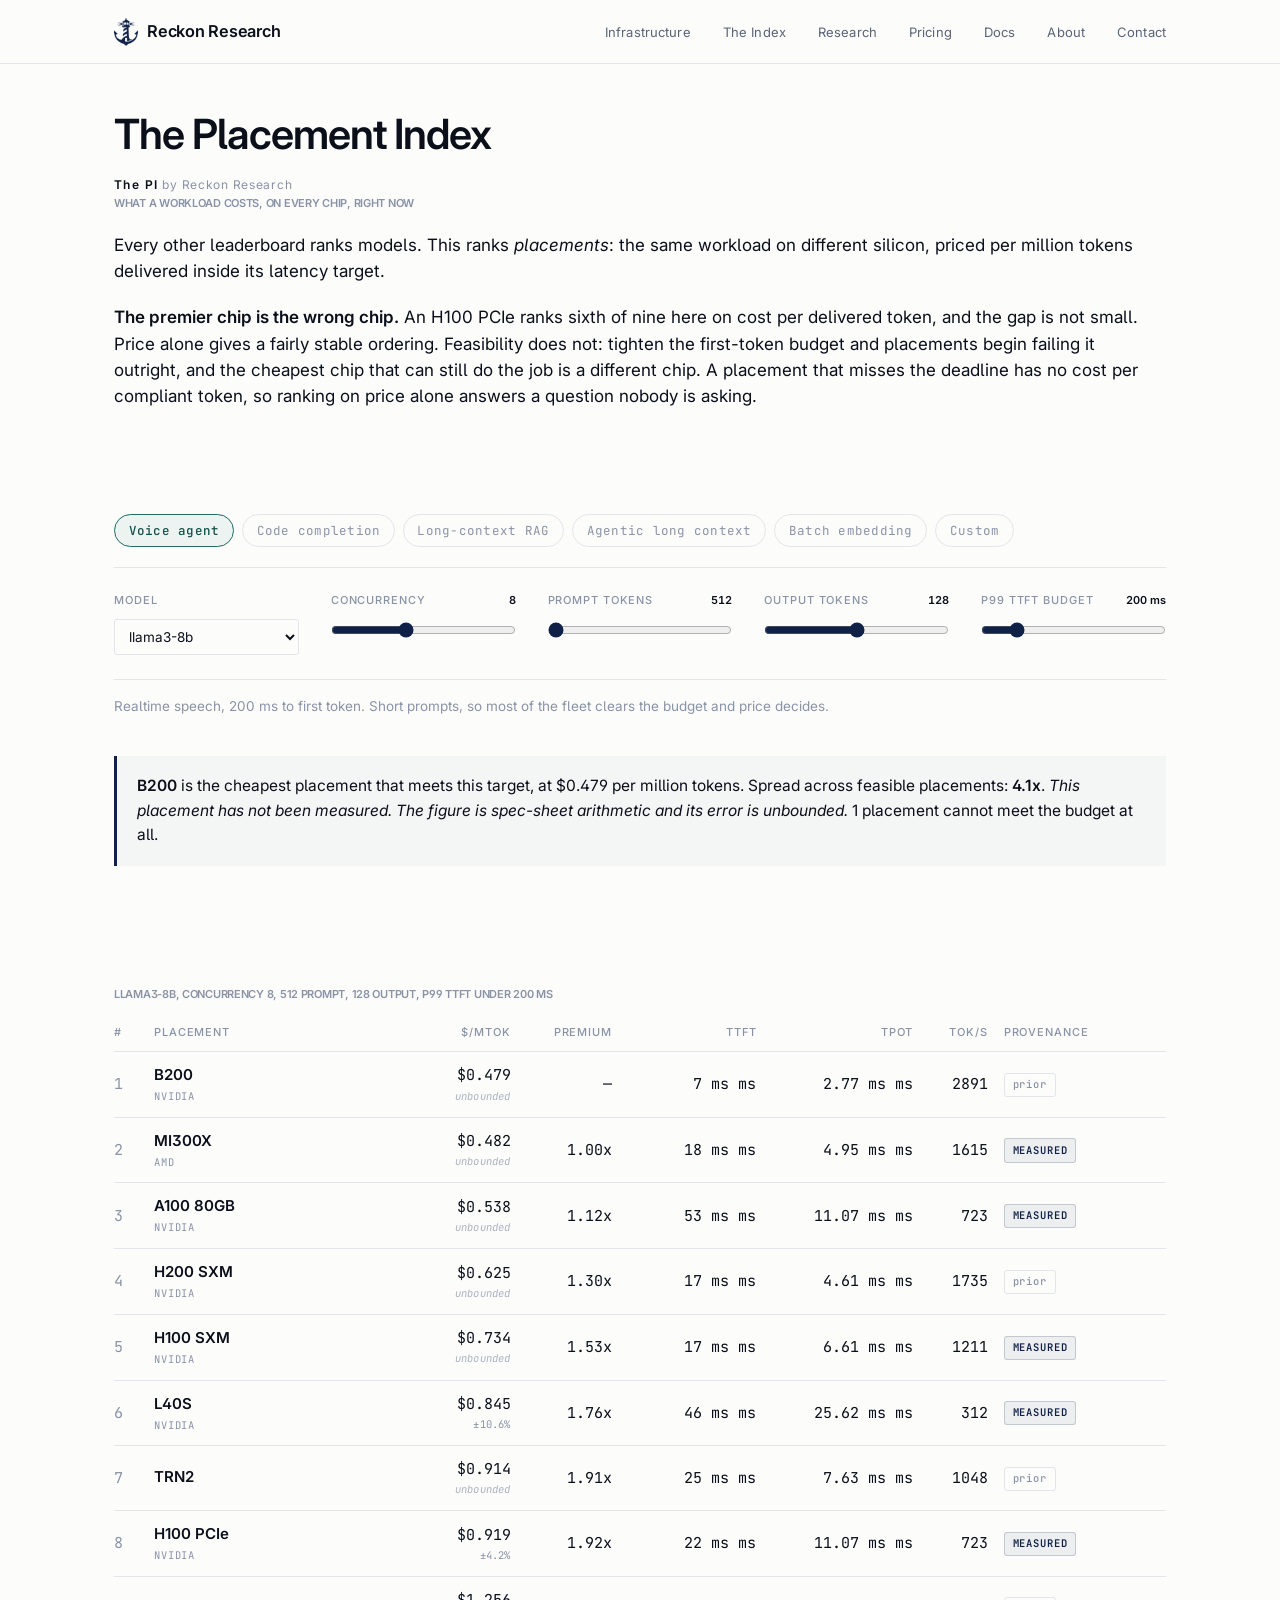
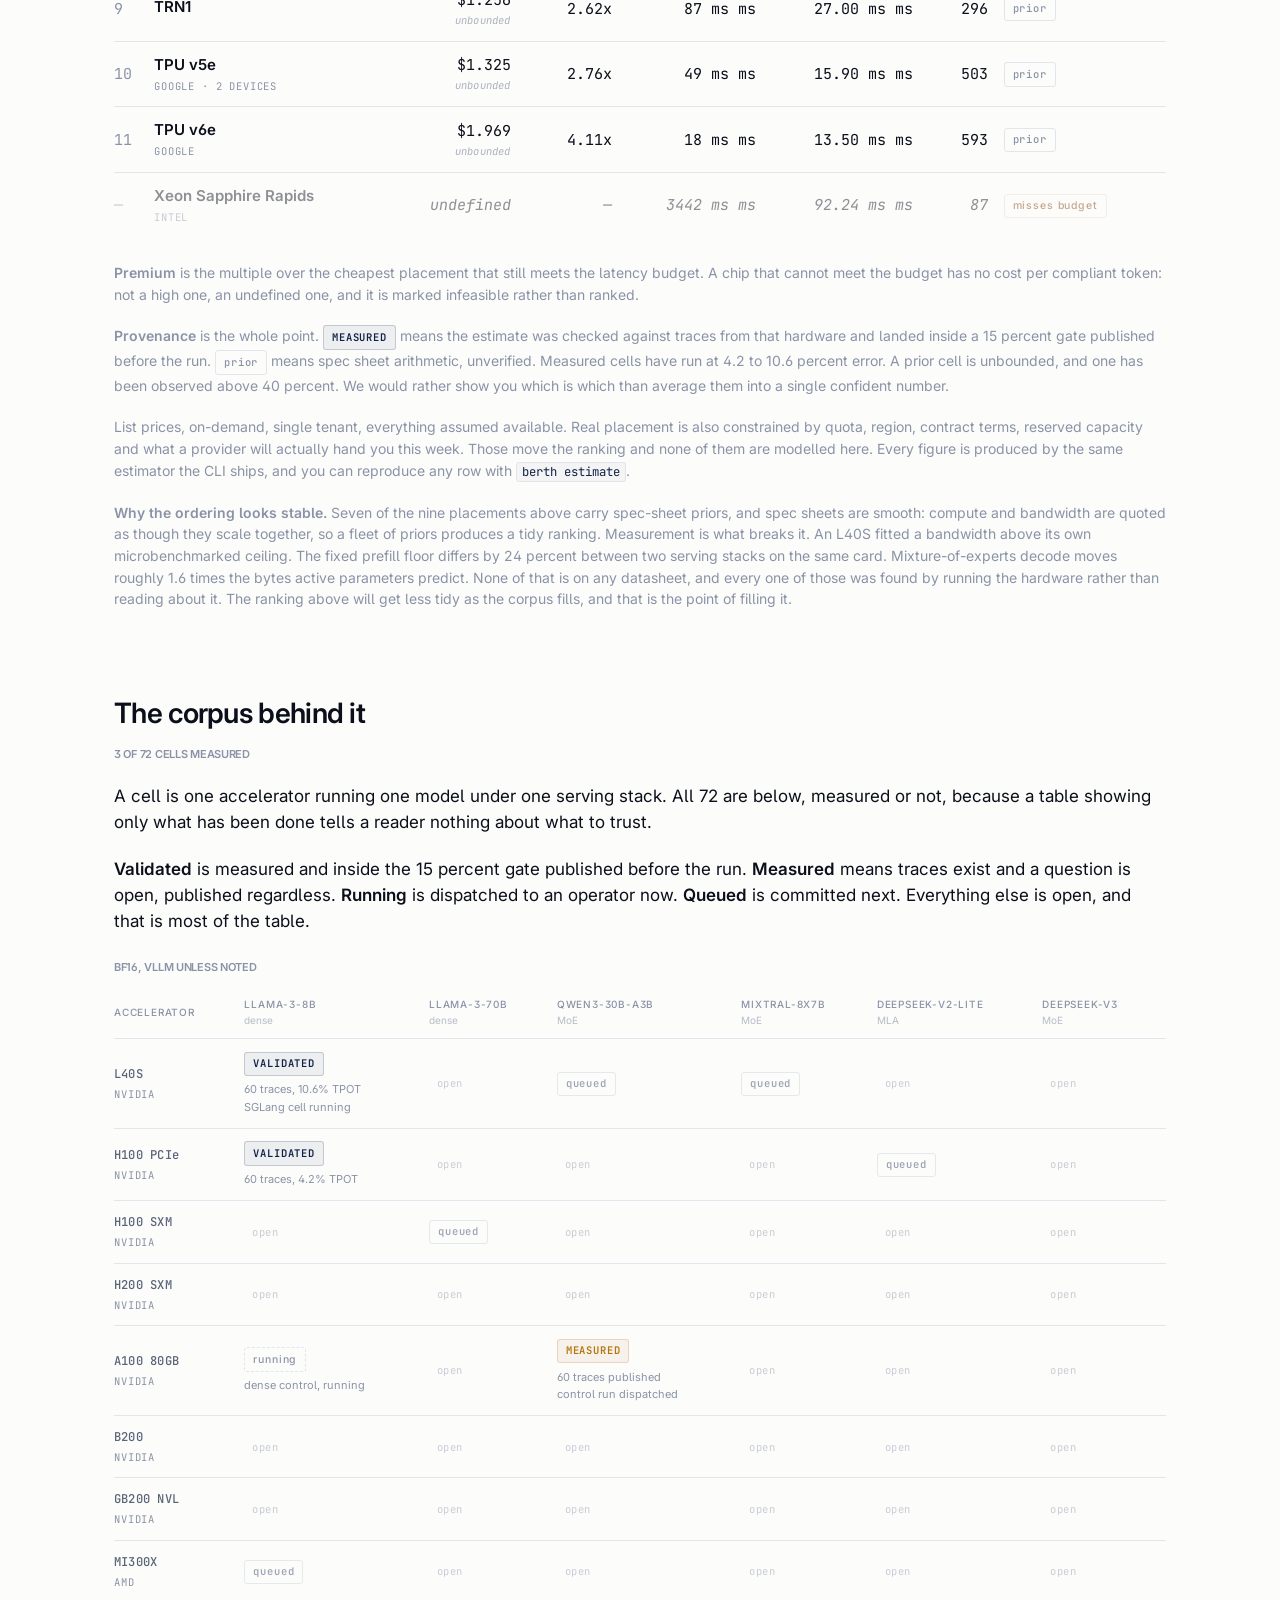
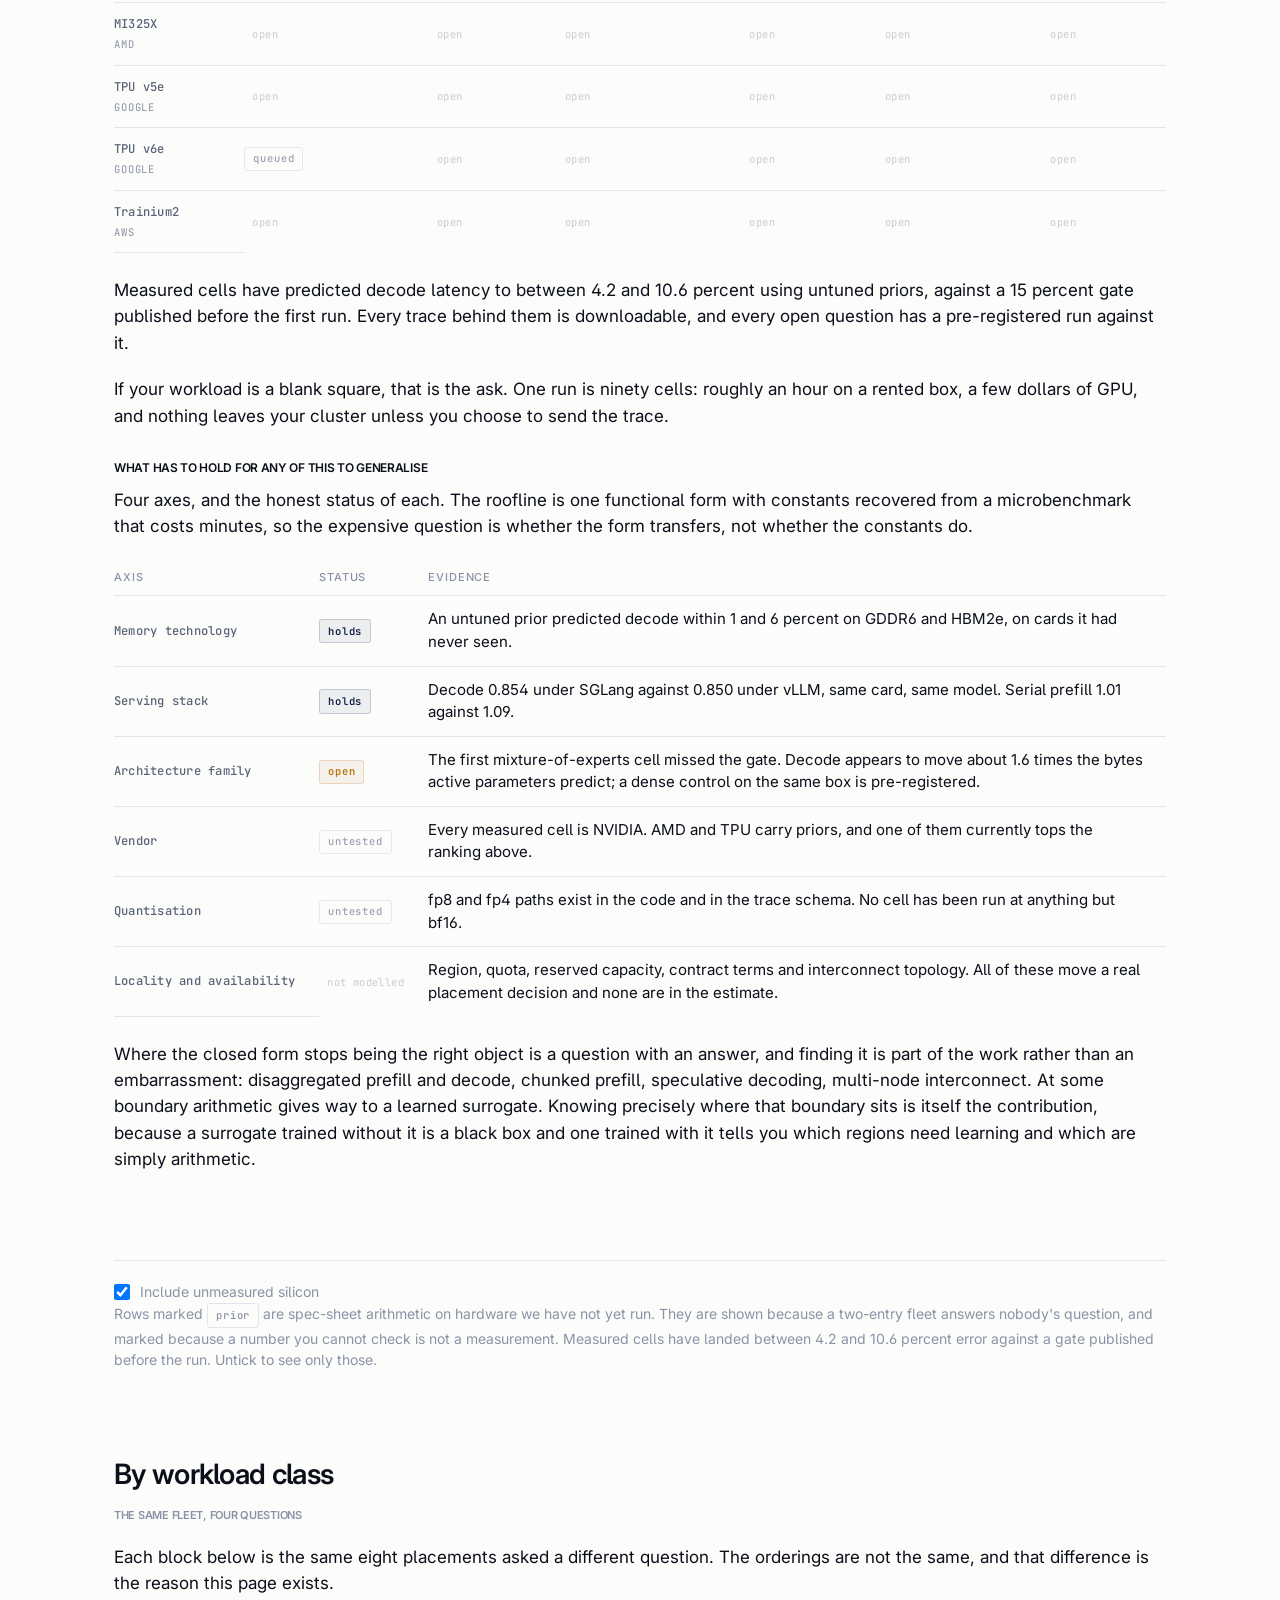
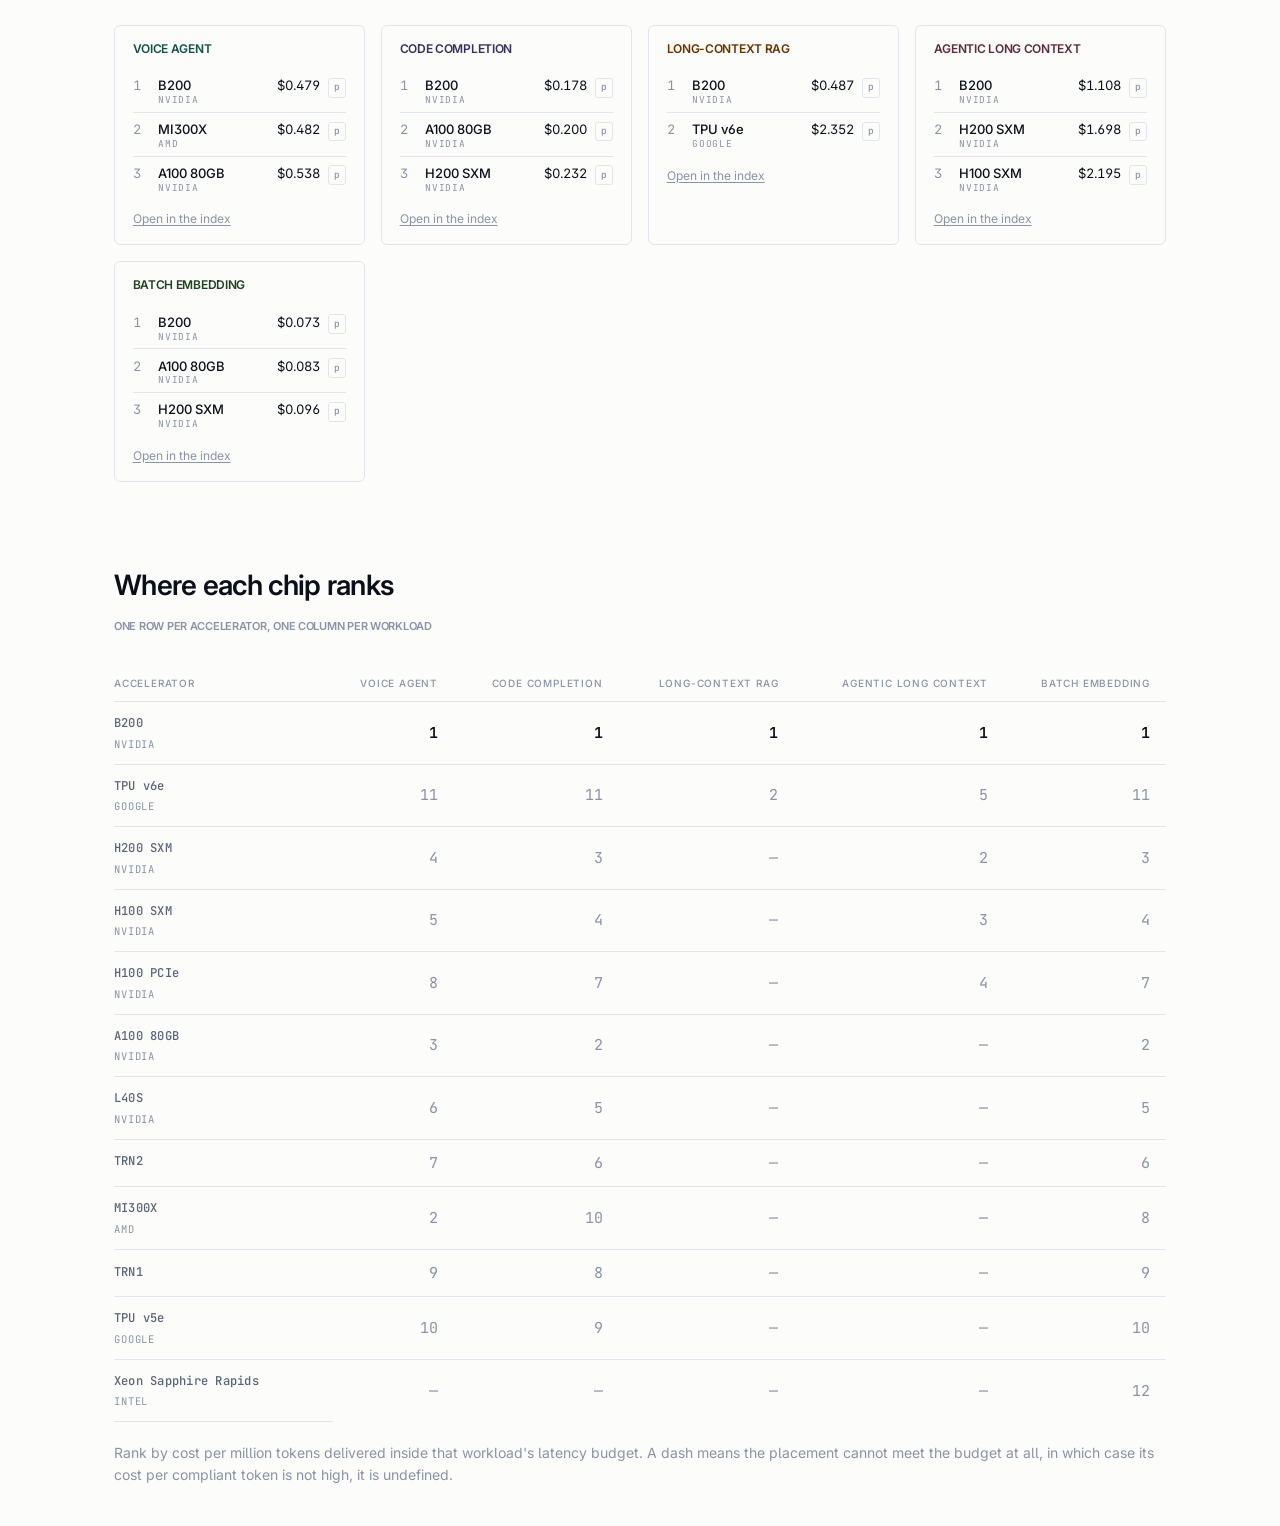
<file: index/index.html>
<!DOCTYPE html>
<html lang="en">
<head>
  <meta charset="UTF-8" />
  <meta name="viewport" content="width=device-width, initial-scale=1.0" />
  <title>The placement index | What a workload costs on every chip | Reckon Research</title>
  <meta name="description" content="Every other leaderboard ranks models. This ranks placements: the same workload on different silicon, priced per million tokens delivered inside its latency target." />
  <meta name="robots" content="index, follow" />
  <link rel="canonical" href="https://reckonresearch.com/index/" />
  <meta property="og:type" content="website" />
  <meta property="og:url" content="https://reckonresearch.com/index/" />
  <meta property="og:title" content="The placement index" />
  <meta property="og:description" content="Every other leaderboard ranks models. This ranks placements: the same workload on different silicon, priced per million tokens delivered inside its latency target." />
  <meta property="og:image" content="https://reckonresearch.com/assets/berth-og.png" />
  <meta property="og:site_name" content="Reckon Research" />
  <meta name="twitter:card" content="summary_large_image" />
  <meta name="twitter:title" content="The placement index" />
  <meta name="twitter:description" content="Every other leaderboard ranks models. This ranks placements: the same workload on different silicon, priced per million tokens delivered inside its latency target." />
  <meta name="twitter:image" content="https://reckonresearch.com/assets/berth-og.png" />
  <meta name="theme-color" content="#ffffff" />
  <link rel="icon" type="image/x-icon" href="/assets/favicon.ico" />
  <link rel="icon" type="image/png" sizes="32x32" href="/assets/favicon-32.png" />
  <link rel="icon" type="image/png" sizes="16x16" href="/assets/favicon-16.png" />
  <link rel="apple-touch-icon" sizes="180x180" href="/assets/apple-touch-icon.png" />
  <link rel="stylesheet" href="/css/style.css" />
  <link rel="stylesheet" href="/css/berth.css" />
  <link rel="stylesheet" href="/css/reckon-2026.css" />
  <script type="application/ld+json">
  {
    "@context": "https://schema.org",
    "@graph": [
      { "@type": "Organization", "@id": "https://reckonresearch.com/#organization", "name": "Reckon Research", "url": "https://reckonresearch.com/" },
      {
        "@type": "WebPage",
        "@id": "https://reckonresearch.com/validation/#webpage",
        "url": "https://reckonresearch.com/validation/",
        "name": "Validation | Hardware results for berth | Reckon Research",
        "description": "Full validation results for berth on L40S and H100 PCIe, including what failed.",
        "isPartOf": { "@id": "https://reckonresearch.com/#website" },
        "breadcrumb": {
          "@type": "BreadcrumbList",
          "itemListElement": [
            { "@type": "ListItem", "position": 1, "name": "Home", "item": "https://reckonresearch.com/" },
            { "@type": "ListItem", "position": 2, "name": "Validation", "item": "https://reckonresearch.com/validation/" }
          ]
        }
      }
    ]
  }
  </script>
</head>
<body>
  <a class="skip-link" href="#main-content">Skip to main content</a>

  <nav class="site-nav" aria-label="Site navigation">
    <div class="nav-inner">
      <a href="/" class="nav-brand" aria-label="Reckon Research home">Reckon Research</a>
      <ul class="nav-links" role="list">
        <li><a href="/infrastructure/">Infrastructure</a></li>
        <li><a href="/index/">The Index</a></li>
        <li><a href="/research/">Research</a></li>
        <li><a href="/#working-together">Pricing</a></li>
        <li><a href="https://docs.reckonresearch.com">Docs</a></li>
        <li><a href="/about/">About</a></li>
        <li><a href="/contact/">Contact</a></li>
      </ul>
      <button class="nav-hamburger" id="hamburger-btn" aria-label="Open navigation" aria-expanded="false" aria-controls="mobile-nav-overlay">
        <svg id="icon-menu" width="22" height="22" viewBox="0 0 22 22" fill="none" aria-hidden="true">
          <line x1="3" y1="6" x2="19" y2="6" stroke="currentColor" stroke-width="1.5" stroke-linecap="round"/>
          <line x1="3" y1="11" x2="19" y2="11" stroke="currentColor" stroke-width="1.5" stroke-linecap="round"/>
          <line x1="3" y1="16" x2="19" y2="16" stroke="currentColor" stroke-width="1.5" stroke-linecap="round"/>
        </svg>
        <svg id="icon-close" width="22" height="22" viewBox="0 0 22 22" fill="none" aria-hidden="true" style="display:none">
          <line x1="4" y1="4" x2="18" y2="18" stroke="currentColor" stroke-width="1.5" stroke-linecap="round"/>
          <line x1="18" y1="4" x2="4" y2="18" stroke="currentColor" stroke-width="1.5" stroke-linecap="round"/>
        </svg>
      </button>
    </div>
  </nav>

  <div id="mobile-nav-overlay" class="mobile-nav-overlay" aria-hidden="true">
    <ul class="mobile-nav-links" role="list">
        <li><a href="/infrastructure/">Infrastructure</a></li>
        <li><a href="/index/">The Index</a></li>
        <li><a href="/research/">Research</a></li>
        <li><a href="/#working-together">Pricing</a></li>
        <li><a href="https://docs.reckonresearch.com">Docs</a></li>
        <li><a href="/about/">About</a></li>
        <li><a href="/contact/">Contact</a></li>
      </ul>
  </div>

  <main id="main-content" class="page-wrap">

  <!-- ============================================================
       Hero. States the argument the controls are about to prove.
       ============================================================ -->
  <section class="section fade-section" aria-labelledby="idx-heading">
    <h1 id="idx-heading">The Placement Index</h1>
    <p class="idx-byline"><span class="idx-pi">The PI</span> by Reckon Research</p>
    <span class="berth-subtitle">What a workload costs, on every chip, right now</span>
    <div class="body-text">
      <p>Every other leaderboard ranks models. This ranks <em>placements</em>: the same workload on different silicon, priced per million tokens delivered inside its latency target.</p>
      <p><strong>The premier chip is the wrong chip.</strong> An H100 PCIe ranks sixth of nine here on cost per delivered token, and the gap is not small. Price alone gives a fairly stable ordering. Feasibility does not: tighten the first-token budget and placements begin failing it outright, and the cheapest chip that can still do the job is a different chip. A placement that misses the deadline has no cost per compliant token, so ranking on price alone answers a question nobody is asking.</p>
    </div>
  </section>

  <!-- ============================================================
       Controls. Deliberately few. Every axis here is one the physics
       actually responds to; adding filters that do not change the
       answer would make the page feel richer and mean less.
       ============================================================ -->
  <section class="section fade-section" aria-labelledby="ctl-heading">
    <h2 id="ctl-heading" class="visually-hidden">Workload controls</h2>


    <div class="idx-presets" role="group" aria-label="Workload presets">
      <button type="button" class="idx-preset" data-w="voice">Voice agent</button>
      <button type="button" class="idx-preset" data-w="code">Code completion</button>
      <button type="button" class="idx-preset" data-w="rag">Long-context RAG</button>
      <button type="button" class="idx-preset" data-w="agentic">Agentic long context</button>
      <button type="button" class="idx-preset" data-w="batch">Batch embedding</button>
      <button type="button" class="idx-preset" data-w="custom">Custom</button>
    </div>
    <div class="idx-controls" role="group" aria-label="Workload configuration">
      <div class="idx-ctl">
        <label for="ctl-model">Model</label>
        <select id="ctl-model"></select>
      </div>
      <div class="idx-ctl">
        <label for="ctl-batch">Concurrency <output id="out-batch"></output></label>
        <input type="range" id="ctl-batch" min="0" max="5" step="1" value="4">
      </div>
      <div class="idx-ctl">
        <label for="ctl-prompt">Prompt tokens <output id="out-prompt"></output></label>
        <input type="range" id="ctl-prompt" min="0" max="3" step="1" value="1">
      </div>
      <div class="idx-ctl">
        <label for="ctl-output">Output tokens <output id="out-output"></output></label>
        <input type="range" id="ctl-output" min="0" max="2" step="1" value="1">
      </div>
      <div class="idx-ctl">
        <label for="ctl-slo">p99 TTFT budget <output id="out-slo"></output></label>
        <input type="range" id="ctl-slo" min="0" max="6" step="1" value="6">
      </div>
    </div>

    <!-- The headline. Rewritten on every change; this is the moment the
         page is built around. -->
    <p class="idx-preset-note" id="preset-note"></p>
    <div class="idx-callout" id="idx-callout" aria-live="polite"></div>
  </section>

  <!-- ============================================================
       The table.
       ============================================================ -->
  <section class="section fade-section" aria-labelledby="tbl-heading">
    <h2 id="tbl-heading" class="visually-hidden">Placement ranking</h2>
    <div class="berth-table-wrap">
      <table class="berth-table idx-table" aria-describedby="idx-callout">
        <caption class="berth-table-caption" id="idx-caption"></caption>
        <thead>
          <tr>
            <th scope="col" style="width:2.5rem;">#</th>
            <th scope="col">Placement</th>
            <th scope="col" class="num">$/Mtok</th>
            <th scope="col" class="num">Premium</th>
            <th scope="col" class="num">TTFT</th>
            <th scope="col" class="num">TPOT</th>
            <th scope="col" class="num">tok/s</th>
            <th scope="col">Provenance</th>
          </tr>
        </thead>
        <tbody id="idx-body"></tbody>
      </table>
    </div>

    <div class="body-text" style="margin-top:1.5rem;">
      <p class="idx-fine"><strong>Premium</strong> is the multiple over the cheapest placement that still meets the latency budget. A chip that cannot meet the budget has no cost per compliant token: not a high one, an undefined one, and it is marked infeasible rather than ranked.</p>
      <p class="idx-fine"><strong>Provenance</strong> is the whole point. <span class="idx idx-val">MEASURED</span> means the estimate was checked against traces from that hardware and landed inside a 15 percent gate published before the run. <span class="idx idx-prior">prior</span> means spec sheet arithmetic, unverified. Measured cells have run at 4.2 to 10.6 percent error. A prior cell is unbounded, and one has been observed above 40 percent. We would rather show you which is which than average them into a single confident number.</p>
      <p class="idx-fine">List prices, on-demand, single tenant, everything assumed available. Real placement is also constrained by quota, region, contract terms, reserved capacity and what a provider will actually hand you this week. Those move the ranking and none of them are modelled here. Every figure is produced by the same estimator the CLI ships, and you can reproduce any row with <code class="inline-code">berth estimate</code>.</p>
      <p class="idx-fine"><strong>Why the ordering looks stable.</strong> Seven of the nine placements above carry spec-sheet priors, and spec sheets are smooth: compute and bandwidth are quoted as though they scale together, so a fleet of priors produces a tidy ranking. Measurement is what breaks it. An L40S fitted a bandwidth above its own microbenchmarked ceiling. The fixed prefill floor differs by 24 percent between two serving stacks on the same card. Mixture-of-experts decode moves roughly 1.6 times the bytes active parameters predict. None of that is on any datasheet, and every one of those was found by running the hardware rather than reading about it. The ranking above will get less tidy as the corpus fills, and that is the point of filling it.</p>
    </div>
  </section>

  <!-- ============================================================
       The corpus grid. What is measured and what is not.
       ============================================================ -->
  <section class="section fade-section" aria-labelledby="corpus-heading">
    <h2 id="corpus-heading">The corpus behind it</h2>
    <span class="berth-subtitle">3 of 72 cells measured</span>
    <div class="body-text">
      <p>A cell is one accelerator running one model under one serving stack. All 72 are below, measured or not, because a table showing only what has been done tells a reader nothing about what to trust.</p><p><strong>Validated</strong> is measured and inside the 15 percent gate published before the run. <strong>Measured</strong> means traces exist and a question is open, published regardless. <strong>Running</strong> is dispatched to an operator now. <strong>Queued</strong> is committed next. Everything else is open, and that is most of the table.</p>
    </div>

    <div class="berth-table-wrap" style="margin-top:1.5rem;">
      <table class="berth-table idx-corpus" aria-label="Corpus index: accelerators by model">
            <caption class="berth-table-caption">bf16, vLLM unless noted</caption>
            <thead>
              <tr>
                <th scope="col">Accelerator</th>
                <th scope="col">Llama-3-8B<br><span class="idx-sub">dense</span></th>
                <th scope="col">Llama-3-70B<br><span class="idx-sub">dense</span></th>
                <th scope="col">Qwen3-30B-A3B<br><span class="idx-sub">MoE</span></th>
                <th scope="col">Mixtral-8x7B<br><span class="idx-sub">MoE</span></th>
                <th scope="col">DeepSeek-V2-Lite<br><span class="idx-sub">MLA</span></th>
                <th scope="col">DeepSeek-V3<br><span class="idx-sub">MoE</span></th>
              </tr>
            </thead>
            <tbody>
              <tr><th scope="row">L40S<span class="idx-vendor">NVIDIA</span></th><td><span class="idx idx-val">VALIDATED</span><span class="idx-note">60 traces, 10.6% TPOT<br>SGLang cell running</span></td><td><span class="idx idx-open">open</span></td><td><span class="idx idx-queue">queued</span></td><td><span class="idx idx-queue">queued</span></td><td><span class="idx idx-open">open</span></td><td><span class="idx idx-open">open</span></td></tr>
              <tr><th scope="row">H100 PCIe<span class="idx-vendor">NVIDIA</span></th><td><span class="idx idx-val">VALIDATED</span><span class="idx-note">60 traces, 4.2% TPOT</span></td><td><span class="idx idx-open">open</span></td><td><span class="idx idx-open">open</span></td><td><span class="idx idx-open">open</span></td><td><span class="idx idx-queue">queued</span></td><td><span class="idx idx-open">open</span></td></tr>
              <tr><th scope="row">H100 SXM<span class="idx-vendor">NVIDIA</span></th><td><span class="idx idx-open">open</span></td><td><span class="idx idx-queue">queued</span></td><td><span class="idx idx-open">open</span></td><td><span class="idx idx-open">open</span></td><td><span class="idx idx-open">open</span></td><td><span class="idx idx-open">open</span></td></tr>
              <tr><th scope="row">H200 SXM<span class="idx-vendor">NVIDIA</span></th><td><span class="idx idx-open">open</span></td><td><span class="idx idx-open">open</span></td><td><span class="idx idx-open">open</span></td><td><span class="idx idx-open">open</span></td><td><span class="idx idx-open">open</span></td><td><span class="idx idx-open">open</span></td></tr>
              <tr><th scope="row">A100 80GB<span class="idx-vendor">NVIDIA</span></th><td><span class="idx idx-pend">running</span><span class="idx-note">dense control, running</span></td><td><span class="idx idx-open">open</span></td><td><span class="idx idx-meas">MEASURED</span><span class="idx-note">60 traces published<br>control run dispatched</span></td><td><span class="idx idx-open">open</span></td><td><span class="idx idx-open">open</span></td><td><span class="idx idx-open">open</span></td></tr>
              <tr><th scope="row">B200<span class="idx-vendor">NVIDIA</span></th><td><span class="idx idx-open">open</span></td><td><span class="idx idx-open">open</span></td><td><span class="idx idx-open">open</span></td><td><span class="idx idx-open">open</span></td><td><span class="idx idx-open">open</span></td><td><span class="idx idx-open">open</span></td></tr>
              <tr><th scope="row">GB200 NVL<span class="idx-vendor">NVIDIA</span></th><td><span class="idx idx-open">open</span></td><td><span class="idx idx-open">open</span></td><td><span class="idx idx-open">open</span></td><td><span class="idx idx-open">open</span></td><td><span class="idx idx-open">open</span></td><td><span class="idx idx-open">open</span></td></tr>
              <tr><th scope="row">MI300X<span class="idx-vendor">AMD</span></th><td><span class="idx idx-queue">queued</span></td><td><span class="idx idx-open">open</span></td><td><span class="idx idx-open">open</span></td><td><span class="idx idx-open">open</span></td><td><span class="idx idx-open">open</span></td><td><span class="idx idx-open">open</span></td></tr>
              <tr><th scope="row">MI325X<span class="idx-vendor">AMD</span></th><td><span class="idx idx-open">open</span></td><td><span class="idx idx-open">open</span></td><td><span class="idx idx-open">open</span></td><td><span class="idx idx-open">open</span></td><td><span class="idx idx-open">open</span></td><td><span class="idx idx-open">open</span></td></tr>
              <tr><th scope="row">TPU v5e<span class="idx-vendor">Google</span></th><td><span class="idx idx-open">open</span></td><td><span class="idx idx-open">open</span></td><td><span class="idx idx-open">open</span></td><td><span class="idx idx-open">open</span></td><td><span class="idx idx-open">open</span></td><td><span class="idx idx-open">open</span></td></tr>
              <tr><th scope="row">TPU v6e<span class="idx-vendor">Google</span></th><td><span class="idx idx-queue">queued</span></td><td><span class="idx idx-open">open</span></td><td><span class="idx idx-open">open</span></td><td><span class="idx idx-open">open</span></td><td><span class="idx idx-open">open</span></td><td><span class="idx idx-open">open</span></td></tr>
              <tr><th scope="row">Trainium2<span class="idx-vendor">AWS</span></th><td><span class="idx idx-open">open</span></td><td><span class="idx idx-open">open</span></td><td><span class="idx idx-open">open</span></td><td><span class="idx idx-open">open</span></td><td><span class="idx idx-open">open</span></td><td><span class="idx idx-open">open</span></td></tr>
            </tbody>
          </table>
    </div>

    <div class="body-text" style="margin-top:1.5rem;">
      <p>Measured cells have predicted decode latency to between 4.2 and 10.6 percent using untuned priors, against a 15 percent gate published before the first run. Every trace behind them is downloadable, and every open question has a pre-registered run against it.</p>
      <p>If your workload is a blank square, that is the ask. One run is ninety cells: roughly an hour on a rented box, a few dollars of GPU, and nothing leaves your cluster unless you choose to send the trace.</p>
    </div>

    <div class="body-text" style="margin-top:2rem;">
      <h3 class="idx-h3">What has to hold for any of this to generalise</h3>
      <p>Four axes, and the honest status of each. The roofline is one functional form with constants recovered from a microbenchmark that costs minutes, so the expensive question is whether the form transfers, not whether the constants do.</p>
    </div>

    <div class="berth-table-wrap" style="margin-top:1.25rem;">
      <table class="berth-table" aria-label="Generalisation status by axis">
        <thead>
          <tr><th scope="col">Axis</th><th scope="col">Status</th><th scope="col">Evidence</th></tr>
        </thead>
        <tbody>
          <tr><th scope="row">Memory technology</th>
            <td><span class="idx idx-val">holds</span></td>
            <td>An untuned prior predicted decode within 1 and 6 percent on GDDR6 and HBM2e, on cards it had never seen.</td></tr>
          <tr><th scope="row">Serving stack</th>
            <td><span class="idx idx-val">holds</span></td>
            <td>Decode 0.854 under SGLang against 0.850 under vLLM, same card, same model. Serial prefill 1.01 against 1.09.</td></tr>
          <tr><th scope="row">Architecture family</th>
            <td><span class="idx idx-meas">open</span></td>
            <td>The first mixture-of-experts cell missed the gate. Decode appears to move about 1.6 times the bytes active parameters predict; a dense control on the same box is pre-registered.</td></tr>
          <tr><th scope="row">Vendor</th>
            <td><span class="idx idx-queue">untested</span></td>
            <td>Every measured cell is NVIDIA. AMD and TPU carry priors, and one of them currently tops the ranking above.</td></tr>
          <tr><th scope="row">Quantisation</th>
            <td><span class="idx idx-queue">untested</span></td>
            <td>fp8 and fp4 paths exist in the code and in the trace schema. No cell has been run at anything but bf16.</td></tr>
          <tr><th scope="row">Locality and availability</th>
            <td><span class="idx idx-open">not modelled</span></td>
            <td>Region, quota, reserved capacity, contract terms and interconnect topology. All of these move a real placement decision and none are in the estimate.</td></tr>
        </tbody>
      </table>
    </div>

    <div class="body-text" style="margin-top:1.5rem;">
      <p>Where the closed form stops being the right object is a question with an answer, and finding it is part of the work rather than an embarrassment: disaggregated prefill and decode, chunked prefill, speculative decoding, multi-node interconnect. At some boundary arithmetic gives way to a learned surrogate. Knowing precisely where that boundary sits is itself the contribution, because a surrogate trained without it is a black box and one trained with it tells you which regions need learning and which are simply arithmetic.</p>
    </div>
  </section>


  <section class="section fade-section" aria-labelledby="prior-heading">
    <h2 id="prior-heading" class="visually-hidden">Unmeasured silicon</h2>
    <div class="idx-toggle">
      <input type="checkbox" id="ctl-prior" checked>
      <label for="ctl-prior">Include unmeasured silicon</label>
    </div>
    <p class="idx-fine" id="prior-warn">Rows marked <span class="idx idx-prior">prior</span> are spec-sheet arithmetic on hardware we have not yet run. They are shown because a two-entry fleet answers nobody's question, and marked because a number you cannot check is not a measurement. Measured cells have landed between 4.2 and 10.6 percent error against a gate published before the run. Untick to see only those.</p>
  </section>


  <section class="section fade-section" aria-labelledby="ov-heading">
    <h2 id="ov-heading">By workload class</h2>
    <span class="berth-subtitle">The same fleet, four questions</span>
    <div class="body-text">
      <p>Each block below is the same eight placements asked a different question. The orderings are not the same, and that difference is the reason this page exists.</p>
    </div>
    <div class="idx-overview" id="idx-overview"></div>
  </section>

  <section class="section fade-section" aria-labelledby="mx-heading">
    <h2 id="mx-heading">Where each chip ranks</h2>
    <span class="berth-subtitle">One row per accelerator, one column per workload</span>
    <div class="berth-table-wrap">
      <table class="berth-table idx-matrix" id="idx-matrix" aria-label="Rank of each accelerator by workload class"></table>
    </div>
    <div class="body-text" style="margin-top:1.25rem;">
      <p class="idx-fine">Rank by cost per million tokens delivered inside that workload's latency budget. A dash means the placement cannot meet the budget at all, in which case its cost per compliant token is not high, it is undefined.</p>
    </div>
  </section>

</main>

<script>
(function () {
  "use strict";

  var DATA = null;
  // TTFT budgets in ms. The last entry is "no budget", which is how most
  // published price comparisons are implicitly made.
  var SLOS = [100, 200, 500, 1000, 2000, 5000, null];

  var el = {
    model:  document.getElementById("ctl-model"),
    batch:  document.getElementById("ctl-batch"),
    prompt: document.getElementById("ctl-prompt"),
    output: document.getElementById("ctl-output"),
    slo:    document.getElementById("ctl-slo"),
    oBatch: document.getElementById("out-batch"),
    oPrompt:document.getElementById("out-prompt"),
    oOutput:document.getElementById("out-output"),
    oSlo:   document.getElementById("out-slo"),
    body:   document.getElementById("idx-body"),
    caption:document.getElementById("idx-caption"),
    callout:document.getElementById("idx-callout")
  };

  function fmtTokens(n) {
    return n >= 1024 ? (n / 1024) + "K" : String(n);
  }

  // Vendor is information, not branding. Without it a reader who has only
  // ever rented an H100 can misattribute an L40S or an MI300X.
  var VENDOR = {
    "h100-sxm": "NVIDIA", "h100-pcie": "NVIDIA", "h200-sxm": "NVIDIA",
    "b200": "NVIDIA", "a100-80g": "NVIDIA", "l40s": "NVIDIA",
    "mi300x": "AMD", "mi325x": "AMD",
    "tpu-v5e": "Google", "tpu-v6e": "Google",
    "cpu-spr": "Intel"
  };
  var DISPLAY = {
    "h100-sxm": "H100 SXM", "h100-pcie": "H100 PCIe", "h200-sxm": "H200 SXM",
    "b200": "B200", "a100-80g": "A100 80GB", "l40s": "L40S",
    "mi300x": "MI300X", "mi325x": "MI325X",
    "tpu-v5e": "TPU v5e", "tpu-v6e": "TPU v6e",
    "cpu-spr": "Xeon Sapphire Rapids"
  };
  function label(k) {
    return DISPLAY[k] || k.replace(/-/g, " ").toUpperCase();
  }
  function vendor(k) {
    return VENDOR[k] || "";
  }

  // Published prediction error per measured cell, from the P0 validation set.
  // Shown as a band on the price so a reader sees how much the number can move
  // rather than only whether it was measured. A prior has no band because it
  // has no bound: 40.8 percent has been observed on one, which is why the
  // absence is written out rather than left blank.
  var ERR = { "l40s": 10.6, "h100-pcie": 4.2 };

  // Budgets are set where they bind. An earlier version used 1 to 5 seconds,
  // all of which sit above the slowest placement in the fleet, so nothing was
  // ever excluded and every class ranked identically on price alone.
  var PRESETS = {
    voice:   { batch: 8,  prompt: 512,   output: 128, slo: 1,
               note: "Realtime speech, 200 ms to first token. Short prompts, "
                   + "so most of the fleet clears the budget and price decides." },
    code:    { batch: 32, prompt: 2048,  output: 16,  slo: 2,
               note: "Long context, tiny generation. The node spends its "
                   + "capacity on prefill and emits almost nothing sellable." },
    rag:     { batch: 16, prompt: 8192,  output: 512, slo: 1,
               note: "Retrieval with a 200 ms first-token budget. Eight of "
                   + "nine placements cannot meet it, and the one that can is "
                   + "not the one that is cheapest without it." },
    agentic: { batch: 32, prompt: 32768, output: 16,  slo: 3,
               note: "Very long context under a one second budget. The "
                   + "cheapest chip drops out and the ranking is not the same "
                   + "one price alone would give." },
    batch:   { batch: 64, prompt: 512,   output: 16,  slo: 6,
               note: "No deadline. Loose SLOs have a different economic "
                   + "capacity, and no metric in commercial use prices it." }
  };

  function render() {
    if (!DATA) return;
    var ax = DATA.axes;
    var m = el.model.value;
    var b = ax.batch[+el.batch.value];
    var p = ax.prompt[+el.prompt.value];
    var o = ax.output[+el.output.value];
    var slo = SLOS[+el.slo.value];

    el.oBatch.textContent  = b;
    el.oPrompt.textContent = fmtTokens(p);
    el.oOutput.textContent = fmtTokens(o);
    el.oSlo.textContent    = slo === null ? "none" : slo + " ms";

    var showPrior = document.getElementById("ctl-prior").checked;
    document.getElementById("prior-warn").hidden = !showPrior;
    var all = (DATA.grid[m + "|" + b + "|" + p + "|" + o] || []).slice();
    var hidden = all.filter(function (r) { return !r.m; }).length;
    // Default is measured only. A ranking of unverified arithmetic is the
    // one artifact this lab cannot afford to have screenshotted, and a
    // badge does not survive a screenshot. Opting in is an act the reader
    // performs, which does.
    var rows = showPrior ? all : all.filter(function (r) { return r.m; });

    // A placement that misses the latency budget has no cost per compliant
    // token. Marking it infeasible rather than ranking it cheaply is the
    // difference between this table and a price sheet.
    rows.forEach(function (r) {
      // A null cost is an infeasible placement, encoded that way because
      // Infinity is not valid JSON. Treat it as infeasible, never as cheap.
      r.ok = r.f && r.c !== null && (slo === null || r.ttft <= slo);
    });

    var feasible = rows.filter(function (r) { return r.ok; });
    feasible.sort(function (a, b2) { return a.c - b2.c; });
    var infeasible = rows.filter(function (r) { return !r.ok; })
                         .sort(function (a, b2) { return a.c - b2.c; });

    var cheapest = feasible.length ? feasible[0] : null;

    // Headline.
    if (!cheapest) {
      el.callout.className = "idx-callout warn";
      el.callout.textContent =
        "No " + (showPrior ? "" : "measured ") +
        "placement meets a " + slo + " ms first-token budget " +
        "for this workload. Cost per compliant token is not high here. It is " +
        "undefined.";
    } else {
      var priciest = feasible[feasible.length - 1];
      var mult = priciest.c / cheapest.c;
      var premierNames = ["b200", "h100-sxm", "h200-sxm"];
      var premier = feasible.filter(function (r) {
        return premierNames.indexOf(r.s) !== -1;
      }).sort(function (a, b2) { return a.c - b2.c; })[0];
      var line = "<strong>" + label(cheapest.s) + "</strong> is the cheapest " +
                 "placement that meets this target, at $" +
                 cheapest.c.toFixed(3) + " per million tokens.";
      if (premier && premier.s !== cheapest.s) {
        line += " The premier chip in this fleet, " + label(premier.s) +
                ", costs " + (premier.c / cheapest.c).toFixed(2) + "x more " +
                "for the same delivered work.";
      }
      if (mult > 1.05) {
        line += " Spread across feasible placements: <strong>" +
                mult.toFixed(1) + "x</strong>.";
      }
      // The most prominent output on the page is the winner. If that winner is
      // spec-sheet arithmetic on hardware nobody has run, saying so is not a
      // caveat, it is the difference between this page and a price sheet.
      if (!ERR[cheapest.s]) {
        line += " <em>This placement has not been measured. The figure is "
              + "spec-sheet arithmetic and its error is unbounded.</em>";
      }
      if (infeasible.length) {
        line += " " + infeasible.length + " placement" +
                (infeasible.length === 1 ? "" : "s") +
                " cannot meet the budget at all.";
      }
      el.callout.className = "idx-callout";
      el.callout.innerHTML = line;
    }

    el.caption.textContent =
      m + ", concurrency " + b + ", " + fmtTokens(p) + " prompt, " +
      fmtTokens(o) + " output" +
      (slo === null ? ", no latency budget" : ", p99 TTFT under " + slo + " ms");

    var html = "";
    feasible.forEach(function (r, i) {
      var prem = cheapest ? r.c / cheapest.c : 1;
      html += '<tr class="idx-row">' +
        '<td class="rank">' + (i + 1) + "</td>" +
        "<td><strong>" + label(r.s) + "</strong>" +
          '<span class="idx-vendor">' + vendor(r.s) +
          (r.n > 1 ? " &middot; " + r.n + " devices" : "") + "</span>" +
        "</td>" +
        '<td class="num">$' + r.c.toFixed(3) +
          (ERR[r.s] ? '<span class="idx-ci">&plusmn;' + ERR[r.s].toFixed(1) + "%</span>"
                    : '<span class="idx-ci idx-ci-none">unbounded</span>') + "</td>" +
        '<td class="num">' + (i === 0 ? "&mdash;" : prem.toFixed(2) + "x") + "</td>" +
        '<td class="num">' + (r.ttft === null ? "&mdash;" : r.ttft.toFixed(0) + " ms") + " ms</td>" +
        '<td class="num">' + (r.tpot === null ? "&mdash;" : r.tpot.toFixed(2) + " ms") + " ms</td>" +
        '<td class="num">' + (r.tps === null ? "&mdash;" : r.tps.toFixed(0)) + "</td>" +
        "<td>" + (r.m
          ? '<span class="idx idx-val">MEASURED</span>'
          : '<span class="idx idx-prior">prior</span>') + "</td>" +
        "</tr>";
    });
    infeasible.forEach(function (r) {
      html += '<tr class="idx-row idx-infeasible">' +
        '<td class="rank">&mdash;</td>' +
        "<td><strong>" + label(r.s) + "</strong>" +
          '<span class="idx-vendor">' + vendor(r.s) + "</span></td>" +
        '<td class="num">undefined</td>' +
        '<td class="num">&mdash;</td>' +
        '<td class="num">' + (r.ttft === null ? "&mdash;" : r.ttft.toFixed(0) + " ms") + " ms</td>" +
        '<td class="num">' + (r.tpot === null ? "&mdash;" : r.tpot.toFixed(2) + " ms") + " ms</td>" +
        '<td class="num">' + (r.tps === null ? "&mdash;" : r.tps.toFixed(0)) + "</td>" +
        '<td><span class="idx idx-infeas">misses budget</span></td>' +
        "</tr>";
    });
    if (!showPrior && hidden) {
      html += '<tr class="idx-more"><td colspan="8">' + hidden +
        " more placements in the fleet are unmeasured. Enable the toggle "
        + "below to estimate them.</td></tr>";
    }
    el.body.innerHTML = html ||
      '<tr><td colspan="8">No data for this configuration.</td></tr>';
  }

  ["model", "batch", "prompt", "output", "slo"].forEach(function (k) {
    el[k].addEventListener("input", render);
    el[k].addEventListener("change", render);
  });
  document.getElementById("ctl-prior").addEventListener("change", render);

  function applyPreset(key) {
    var btns = document.querySelectorAll(".idx-preset");
    for (var i = 0; i < btns.length; i++) {
      btns[i].classList.toggle("on", btns[i].getAttribute("data-w") === key);
      btns[i].setAttribute("aria-pressed",
        btns[i].getAttribute("data-w") === key ? "true" : "false");
    }
    var note = document.getElementById("preset-note");
    var p = PRESETS[key];
    if (!p) { note.textContent = ""; return; }
    note.textContent = p.note;
    var ax = DATA.axes;
    function nearest(arr, v) {
      var bi = 0, bd = Infinity;
      for (var i = 0; i < arr.length; i++) {
        var dd = Math.abs(arr[i] - v);
        if (dd < bd) { bd = dd; bi = i; }
      }
      return bi;
    }
    el.batch.value  = nearest(ax.batch, p.batch);
    el.prompt.value = nearest(ax.prompt, p.prompt);
    el.output.value = nearest(ax.output, p.output);
    el.slo.value    = p.slo;
    render();
  }

  // The overview and the matrix answer the same question the controls do,
  // without requiring anyone to touch a control. A reader who never moves a
  // slider should still leave knowing the ranking is not fixed.
  function rankFor(key) {
    var p = PRESETS[key];
    var ax = DATA.axes;
    function nearest(arr, v) {
      var bi = 0, bd = Infinity;
      for (var i = 0; i < arr.length; i++) {
        var d = Math.abs(arr[i] - v);
        if (d < bd) { bd = d; bi = i; }
      }
      return arr[bi];
    }
    var m = el.model.value || DATA.axes.model[0];
    var rows = (DATA.grid[m + "|" + nearest(ax.batch, p.batch) + "|" +
                nearest(ax.prompt, p.prompt) + "|" +
                nearest(ax.output, p.output)] || []).slice();
    var slo = SLOS[p.slo];
    rows.forEach(function (r) {
      r.ok = r.f && r.c !== null && (slo === null || r.ttft <= slo);
    });
    return rows.filter(function (r) { return r.ok; })
               .sort(function (a, b) { return a.c - b.c; });
  }

  var CLASSES = [["voice", "Voice agent"], ["code", "Code completion"],
                 ["rag", "Long-context RAG"], ["agentic", "Agentic long context"],
                 ["batch", "Batch embedding"]];

  function renderOverview() {
    var html = "";
    CLASSES.forEach(function (c) {
      var top = rankFor(c[0]).slice(0, 3);
      html += '<div class="idx-ov-card" data-w="' + c[0] + '">' +
        '<h3>' + c[1] + "</h3>";
      if (!top.length) {
        html += '<p class="idx-fine">No placement meets this budget.</p>';
      } else {
        top.forEach(function (r, i) {
          html += '<div class="idx-ov-row"><span class="idx-ov-rank">' + (i + 1) +
            '</span><span class="idx-ov-name">' + label(r.s) +
            '<span class="idx-vendor">' + vendor(r.s) + "</span></span>" +
            '<span class="idx-ov-cost">$' + r.c.toFixed(3) + "</span>" +
            (ERR[r.s] ? '<span class="idx idx-val">M</span>'
                      : '<span class="idx idx-prior">p</span>') + "</div>";
        });
      }
      html += '<button type="button" class="idx-ov-link" data-w="' + c[0] +
              '">Open in the index</button></div>';
    });
    document.getElementById("idx-overview").innerHTML = html;
    document.querySelectorAll(".idx-ov-link").forEach(function (b) {
      b.addEventListener("click", function () {
        applyPreset(b.getAttribute("data-w"));
        document.getElementById("ctl-heading").scrollIntoView({behavior: "smooth"});
      });
    });
  }

  function renderMatrix() {
    var order = {}, all = {};
    CLASSES.forEach(function (c) {
      rankFor(c[0]).forEach(function (r, i) {
        (order[r.s] = order[r.s] || {})[c[0]] = i + 1;
        all[r.s] = true;
      });
    });
    // Every placement in the fleet gets a row, including ones that never rank,
    // because a missing row reads as an omission and a dash reads as a result.
    (DATA.grid[Object.keys(DATA.grid)[0]] || []).forEach(function (r) { all[r.s] = true; });
    var keys = Object.keys(all).sort(function (a, b) {
      var sa = CLASSES.reduce(function (t, c) { return t + ((order[a]||{})[c[0]] || 99); }, 0);
      var sb = CLASSES.reduce(function (t, c) { return t + ((order[b]||{})[c[0]] || 99); }, 0);
      return sa - sb;
    });
    var h = "<thead><tr><th scope='col'>Accelerator</th>";
    CLASSES.forEach(function (c) { h += "<th scope='col' class='num'>" + c[1] + "</th>"; });
    h += "</tr></thead><tbody>";
    keys.forEach(function (k) {
      h += "<tr><th scope='row'>" + label(k) +
           '<span class="idx-vendor">' + vendor(k) + "</span></th>";
      CLASSES.forEach(function (c) {
        var v = (order[k] || {})[c[0]];
        h += '<td class="num' + (v === 1 ? " idx-first" : "") + '">' +
             (v ? v : "&mdash;") + "</td>";
      });
      h += "</tr>";
    });
    document.getElementById("idx-matrix").innerHTML = h + "</tbody>";
  }

  document.querySelectorAll(".idx-preset").forEach(function (b) {
    b.addEventListener("click", function () {
      applyPreset(b.getAttribute("data-w"));
    });
  });

  // Any manual change drops back to Custom, so the highlighted preset never
  // claims a configuration the reader has since edited.
  ["batch", "prompt", "output", "slo"].forEach(function (k) {
    el[k].addEventListener("input", function () { applyPreset("custom"); });
  });

  fetch("/assets/index_data.json")
    .then(function (r) {
      if (!r.ok) throw new Error("HTTP " + r.status);
      return r.json();
    })
    .then(function (d) {
      DATA = d;
      el.model.innerHTML = d.axes.model.map(function (m) {
        return '<option value="' + m + '">' + m + "</option>";
      }).join("");
      el.batch.max  = d.axes.batch.length - 1;
      el.prompt.max = d.axes.prompt.length - 1;
      el.output.max = d.axes.output.length - 1;
      el.batch.value = Math.min(4, d.axes.batch.length - 1);
      var q = (location.search.match(/[?&]w=([a-z]+)/) || [])[1];
      applyPreset(PRESETS[q] ? q : "voice");
      renderOverview();
      renderMatrix();
    })
    .catch(function (e) {
      el.callout.className = "idx-callout warn";
      el.callout.textContent =
        "Could not load the placement grid (" + e.message + "). Every figure " +
        "on this page is also available from the command line: " +
        "pip install berth-placement, then berth estimate.";
    });
})();
</script>

  <script src="/js/site.js"></script>
</body>
</html>
</file>
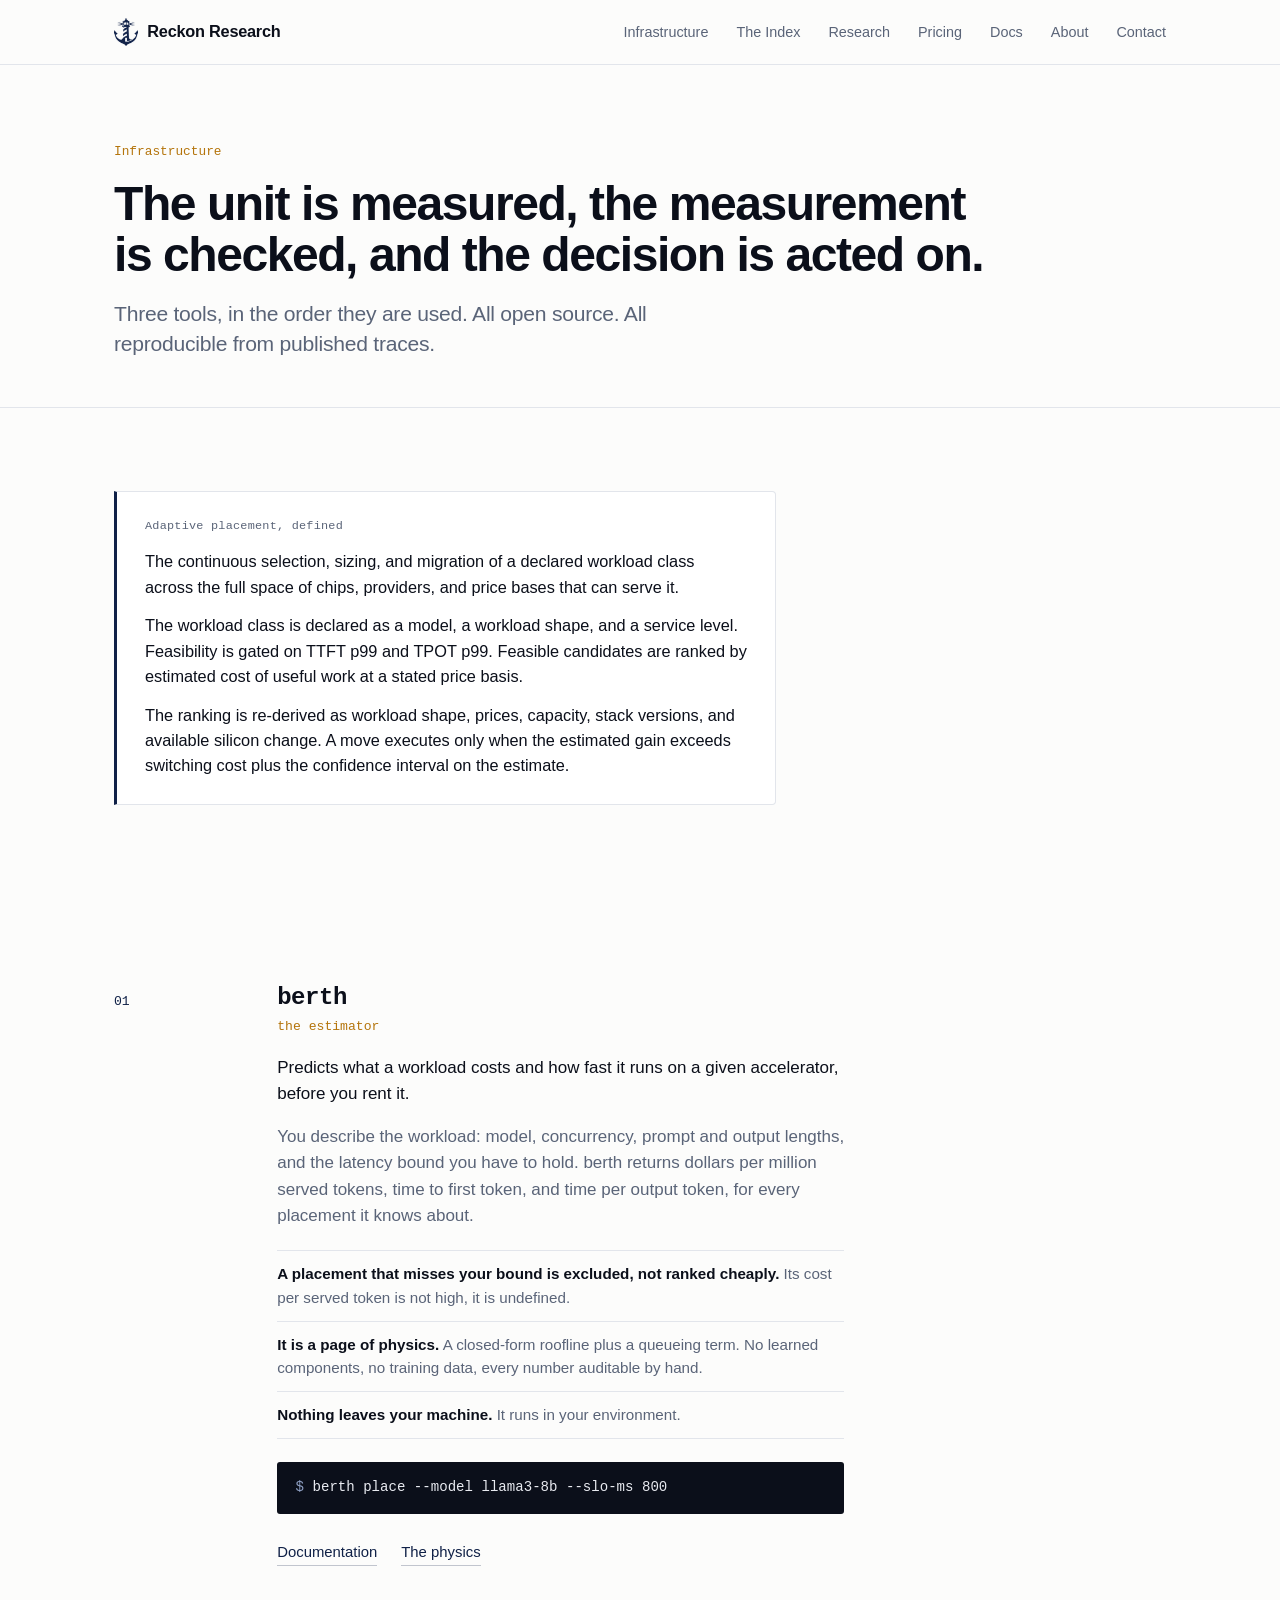
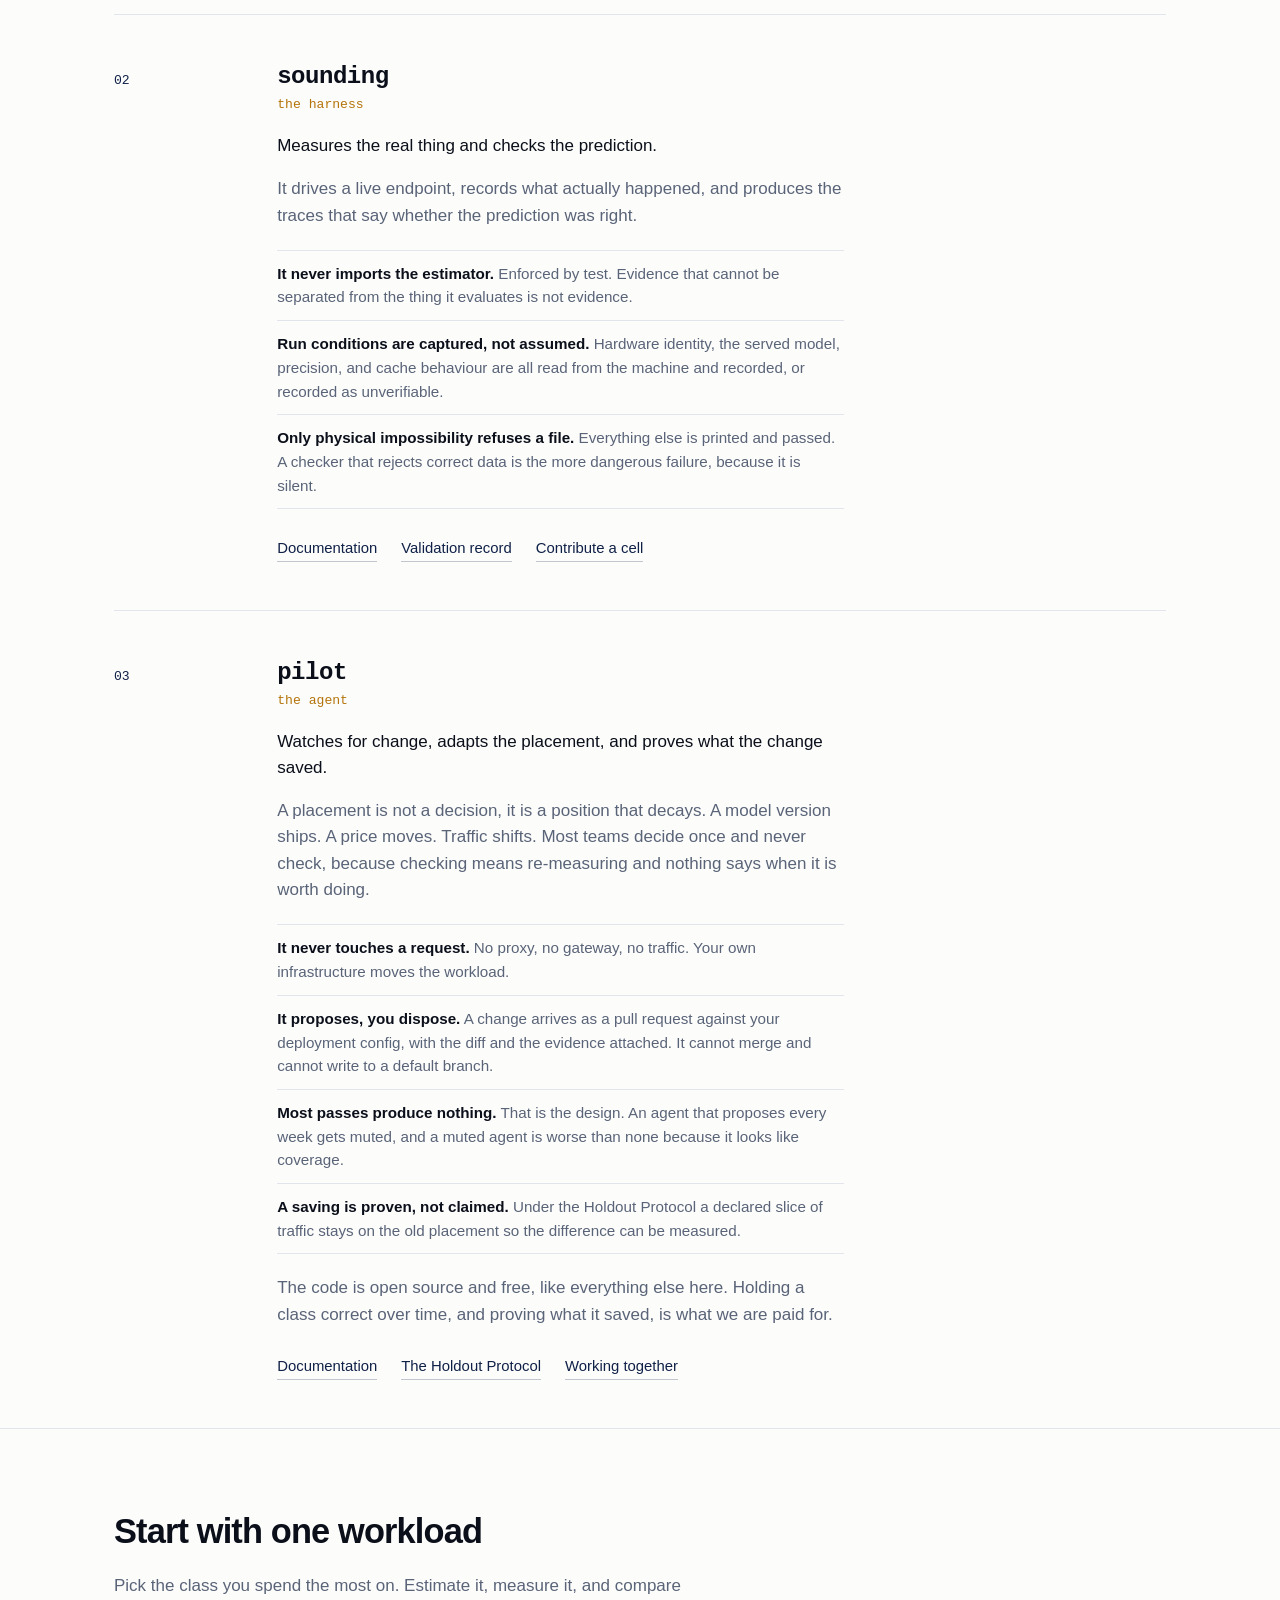
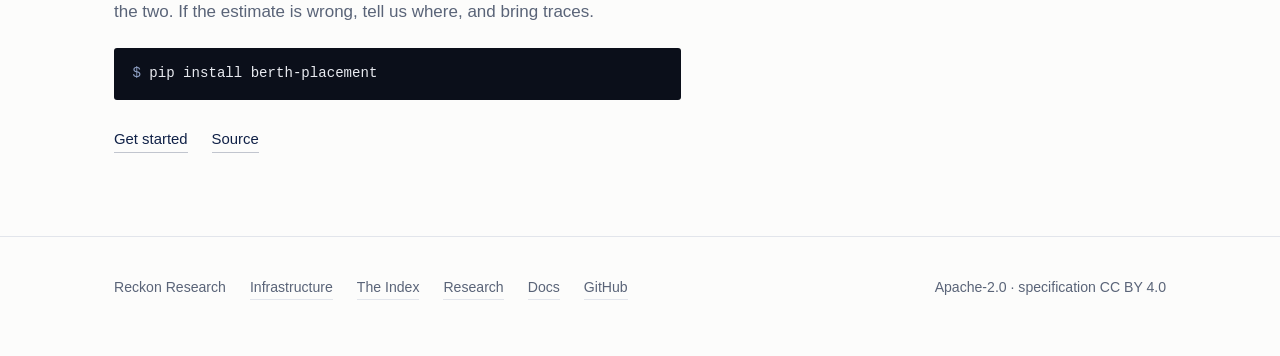
<file: infrastructure/index.html>
<!DOCTYPE html>
<html lang="en">
<head>
<meta charset="utf-8">
<meta name="viewport" content="width=device-width, initial-scale=1">
<title>Infrastructure | Reckon Research</title>
<meta name="description" content="berth predicts what a workload costs on a given accelerator. sounding measures the real thing. pilot adapts the placement and proves what the change saved.">
<meta property="og:title" content="Infrastructure | Reckon Research">
<meta property="og:description" content="berth predicts what a workload costs on a given accelerator. sounding measures the real thing. pilot adapts the placement and proves what the change saved.">
<meta name="twitter:card" content="summary_large_image">
<style>
/* ---------------------------------------------------------------------------
   Reckon Research

   Type: Inter for prose, a monospace for every quantity. The mono is not
   decoration. This is a measurement company, and a number set in the same face
   as the sentence around it reads as prose. Set in mono it reads as a reading
   off an instrument, which is what it is.

   Colour: the navy is the mark. One accent, a signal amber, used only where
   something has actually been measured. It appears four times on the page and
   never as decoration.
   --------------------------------------------------------------------------- */
:root{
  --ink:#0B0F1A;
  --navy:#102147;
  --slate:#5A6478;
  --hair:#E2E5EB;
  --paper:#FCFCFB;
  --amber:#B4740B;

  --sans:"Inter",-apple-system,BlinkMacSystemFont,"Segoe UI",Helvetica,Arial,sans-serif;
  --mono:"SF Mono",SFMono-Regular,ui-monospace,"JetBrains Mono","Roboto Mono",Menlo,monospace;

  --gut:clamp(1.5rem,5vw,6rem);
  --rule:1px solid var(--hair);
}
*{box-sizing:border-box;margin:0;padding:0}
html{-webkit-text-size-adjust:100%}
body{
  font-family:var(--sans);
  background:var(--paper);
  color:var(--ink);
  font-size:17px;
  line-height:1.55;
  -webkit-font-smoothing:antialiased;
  font-feature-settings:"ss01","cv05";
}
.wrap{max-width:1180px;margin:0 auto;padding:0 var(--gut)}
a{color:inherit}

/* --- nav ---------------------------------------------------------------- */
.nav{
  position:sticky;top:0;z-index:50;
  background:rgba(252,252,251,.88);
  backdrop-filter:saturate(180%) blur(12px);
  border-bottom:var(--rule);
}
.nav .wrap{display:flex;align-items:center;gap:2rem;height:64px}
.brand{display:flex;align-items:center;gap:.6rem;text-decoration:none;flex:none}
.brand img{display:block;height:28px;width:auto}
.brand span{font-weight:600;letter-spacing:-.015em;font-size:1.02rem}
.nav ul{list-style:none;display:flex;gap:1.75rem;margin-left:auto;align-items:center}
.nav a.link{
  text-decoration:none;font-size:.9rem;color:var(--slate);
  padding:.25rem 0;border-bottom:1px solid transparent;transition:color .15s,border-color .15s;
}
.nav a.link:hover,.nav a.link:focus-visible{color:var(--ink);border-color:var(--ink)}
.navtoggle{display:none;margin-left:auto;background:none;border:var(--rule);border-radius:4px;
  padding:.4rem .6rem;font:inherit;font-size:.85rem;cursor:pointer;color:var(--slate)}

/* --- the measure: the page's one signature device ------------------------
   Two prices for the same model, drawn to scale. The gap is the product.
   It is the only graphic on the page and it is made of the finding itself. */
.hero{padding:clamp(3rem,6.5vw,5.5rem) 0 clamp(3rem,6vw,5rem)}
.hero .wrap{display:grid;grid-template-columns:minmax(0,1.05fr) minmax(0,.95fr);
  gap:clamp(2rem,6vw,5rem);align-items:center}
.proof{
  font-family:var(--mono);font-size:.8rem;letter-spacing:.01em;
  color:var(--amber);margin-bottom:1.4rem;
}
h1{
  font-size:clamp(2.15rem,4.3vw,3.4rem);
  line-height:1.06;letter-spacing:-.03em;font-weight:600;
  text-wrap:balance;
}
.sub{
  margin-top:1.3rem;font-size:clamp(1.08rem,1.75vw,1.32rem);
  line-height:1.42;color:var(--slate);max-width:36ch;letter-spacing:-.012em;
}
.cta{display:flex;flex-wrap:wrap;gap:.75rem;margin-top:2.5rem;align-items:center}
.btn{
  display:inline-flex;align-items:center;gap:.4rem;
  background:var(--navy);color:#fff;text-decoration:none;
  padding:.72rem 1.15rem;border-radius:3px;font-size:.94rem;font-weight:500;
  transition:background .15s;
}
.btn:hover,.btn:focus-visible{background:#1a3468}
.install{
  font-family:var(--mono);font-size:.88rem;color:var(--slate);
  border:var(--rule);border-radius:3px;padding:.72rem 1.05rem;background:#fff;
}

.measure{border:var(--rule);border-radius:4px;background:#fff;padding:1.6rem 1.75rem}
.measure-head{
  font-family:var(--mono);font-size:.75rem;letter-spacing:0;
  color:var(--slate);margin-bottom:1.5rem;line-height:1.5;
}
.bars{display:grid;gap:.85rem}
.bar{display:grid;grid-template-columns:5.5rem minmax(0,1fr) auto;align-items:center;gap:.85rem}
.bar-name{font-size:.88rem;color:var(--slate)}
.bar-track{height:22px;position:relative;background:#F4F5F8;border-radius:2px}
.bar-fill{height:100%;background:var(--navy);opacity:.9;border-radius:2px;min-width:3px}
.bar.hi .bar-fill{background:var(--amber);opacity:.9}
.bar-val{font-family:var(--mono);font-size:.92rem;color:var(--ink);white-space:nowrap}
.bar.hi .bar-val{color:var(--amber)}
.measure-note{margin-top:1.1rem;font-size:.87rem;color:var(--slate);max-width:56ch}

/* --- sections ----------------------------------------------------------- */
section.blk{border-top:var(--rule);padding:clamp(3rem,6.5vw,5.5rem) 0}
.grid{display:grid;grid-template-columns:7rem minmax(0,1fr);gap:clamp(1rem,4vw,3.5rem)}
.num{
  font-family:var(--mono);font-size:.82rem;color:var(--navy);
  letter-spacing:.02em;padding-top:.4rem;font-weight:500;
}
.body{max-width:60ch}
h2{
  font-size:clamp(1.55rem,2.9vw,2.15rem);line-height:1.14;
  letter-spacing:-.025em;font-weight:600;margin-bottom:1.35rem;text-wrap:balance;
}
.lede{font-size:clamp(1.15rem,2.1vw,1.42rem);line-height:1.42;letter-spacing:-.014em;margin-bottom:1.35rem}
.body p{margin-bottom:1.05rem;color:var(--slate)}
.body p.ink{color:var(--ink)}
.body strong{color:var(--ink);font-weight:600}
.pull{
  border-left:2px solid var(--navy);padding-left:1.15rem;margin:1.6rem 0;
  font-size:1.06rem;color:var(--ink);
}
.links{display:flex;flex-wrap:wrap;gap:1.5rem;margin-top:1.7rem}
.links a{
  text-decoration:none;font-size:.93rem;color:var(--navy);font-weight:500;
  border-bottom:1px solid rgba(16,33,71,.25);padding-bottom:1px;transition:border-color .15s;
}
.links a:hover,.links a:focus-visible{border-color:var(--navy)}

/* --- the unit, set as a definition -------------------------------------- */
.defn{border:var(--rule);border-radius:4px;background:#fff;padding:1.6rem 1.75rem;margin-bottom:1.6rem}
.defn .term{font-size:1.28rem;font-weight:600;letter-spacing:-.02em}
.defn .abbr{font-family:var(--mono);font-size:.9rem;color:var(--amber);margin-left:.6rem}
.defn .gloss{margin-top:.6rem;color:var(--ink);font-size:1.02rem;line-height:1.5}
.defn .unit{
  margin-top:1rem;padding-top:.9rem;border-top:var(--rule);
  font-family:var(--mono);font-size:.85rem;color:var(--slate);
}

.drops{list-style:none;margin:1.4rem 0;border-top:var(--rule)}
.drops li{
  display:grid;grid-template-columns:minmax(9rem,14rem) minmax(0,1fr);
  gap:1rem;padding:.72rem 0;border-bottom:var(--rule);font-size:.95rem;align-items:baseline;
}
.drops .m{font-family:var(--mono);font-size:.86rem;color:var(--ink)}
.drops .d{color:var(--slate)}

/* --- three tools -------------------------------------------------------- */
.tools{display:grid;grid-template-columns:repeat(3,1fr);gap:1px;background:var(--hair);
  border:var(--rule);border-radius:4px;overflow:hidden;margin-top:.4rem}
.tool{background:#fff;padding:1.5rem;display:flex;flex-direction:column}
.tool h3{font-family:var(--mono);font-size:1rem;font-weight:600;margin-bottom:.55rem;letter-spacing:-.01em}
.tool p{font-size:.93rem;color:var(--slate);margin:0}
pre{
  font-family:var(--mono);font-size:.88rem;background:var(--ink);color:#E8EAF0;
  padding:.95rem 1.15rem;border-radius:3px;margin-top:1.4rem;overflow-x:auto;
}
pre .p{color:#8FA0C4}

/* --- working with us ---------------------------------------------------- */
.ways{list-style:none;margin-top:.4rem}
.ways li{padding:1.15rem 0;border-bottom:var(--rule)}
.ways li:first-child{border-top:var(--rule)}
.ways b{display:block;font-weight:600;margin-bottom:.25rem}
.ways span{color:var(--slate);font-size:.96rem}

/* --- what we sell ------------------------------------------------------- */
.offers{list-style:none;margin:1.6rem 0}
.offers li{padding:1.25rem 0;border-bottom:var(--rule)}
.offers li:first-child{border-top:var(--rule)}
.offers b{font-weight:600;font-size:1.04rem}
.offers .basis{font-family:var(--mono);font-size:.78rem;color:var(--amber);
  margin-left:.65rem}
.offers p{margin:.4rem 0 0;color:var(--slate);font-size:.95rem}

footer{border-top:var(--rule);padding:2.5rem 0 3.5rem;font-size:.88rem;color:var(--slate)}
footer .row{display:flex;flex-wrap:wrap;gap:1.5rem;align-items:center}
footer a{text-decoration:none;border-bottom:1px solid var(--hair)}
footer a:hover{border-color:var(--slate)}
footer .rt{margin-left:auto}

@media (max-width:820px){
  .nav ul{
    display:none;position:absolute;top:64px;left:0;right:0;background:var(--paper);
    border-bottom:var(--rule);flex-direction:column;gap:0;padding:.5rem var(--gut) 1rem;
  }
  .nav ul.open{display:flex}
  .nav ul li{width:100%;border-top:var(--rule)}
  .nav a.link{display:block;padding:.85rem 0;font-size:1rem}
  .navtoggle{display:block}
  .grid{grid-template-columns:1fr;gap:.6rem}
  .num{padding-top:0}
  .tools{grid-template-columns:1fr}
  .drops li{grid-template-columns:1fr;gap:.15rem}
  .bar{grid-template-columns:5rem minmax(0,1fr) auto;gap:.6rem}
  .hero .wrap{grid-template-columns:1fr;gap:2.5rem}
  .measure{padding:1.25rem}

}
@media (prefers-reduced-motion:reduce){*{animation:none!important;transition:none!important}}

/* --- page header, shared by the two interior pages ---------------------- */
.phead{padding:clamp(3rem,6vw,5rem) 0 clamp(2rem,4vw,3rem);border-bottom:var(--rule)}
.eyebrow{font-family:var(--mono);font-size:.8rem;color:var(--amber);margin-bottom:1.1rem}
.phead h1{font-size:clamp(2rem,4vw,3rem);max-width:none}
.phead .sub{max-width:52ch;margin-top:1.1rem}

/* --- the canonical definition, set as a specification ------------------- */
.canon{border:var(--rule);border-left:3px solid var(--navy);border-radius:0 4px 4px 0;
  background:#fff;padding:1.6rem 1.75rem;margin:2rem 0}
.canon .lbl{font-family:var(--mono);font-size:.74rem;color:var(--slate);
  margin-bottom:.85rem;letter-spacing:.02em}
.canon p{margin-bottom:.85rem;color:var(--ink);font-size:1.02rem}
.canon p:last-child{margin-bottom:0}

/* --- the ordered stack: three tools, in the order they are used --------- */
.stack{margin-top:1rem}
.step{display:grid;grid-template-columns:7rem minmax(0,1fr);gap:clamp(1rem,4vw,3.5rem);
  padding:clamp(2rem,4vw,3rem) 0;border-top:var(--rule)}
.step:first-child{border-top:none}
.step-k{font-family:var(--mono);font-size:.82rem;color:var(--navy);font-weight:500;padding-top:.5rem}
.step-b{max-width:60ch}
.step-b p{margin-bottom:1.05rem;color:var(--slate)}
.step-b p.ink{color:var(--ink)}
.step-b p.role{margin-bottom:1.1rem}
.step-b h2{font-family:var(--mono);font-size:1.5rem;letter-spacing:-.02em;margin-bottom:.3rem}
.step-b .role{color:var(--amber);font-family:var(--mono);font-size:.82rem;margin-bottom:1.1rem}

.facts{list-style:none;margin:1.3rem 0;border-top:var(--rule)}
.facts li{padding:.7rem 0;border-bottom:var(--rule);font-size:.95rem;color:var(--slate)}
.facts li b{color:var(--ink);font-weight:600}

/* --- research: the paper, featured ------------------------------------- */
.paper{border:var(--rule);border-radius:4px;background:#fff;overflow:hidden;margin:2rem 0}
.paper-in{padding:clamp(1.6rem,3vw,2.5rem);max-width:74ch}
.paper .kicker{font-family:var(--mono);font-size:.75rem;color:var(--slate);margin-bottom:.9rem}
.paper h2{font-size:clamp(1.5rem,2.6vw,2rem);margin-bottom:.9rem}
.paper p{color:var(--slate);margin-bottom:1rem}
.paper .quote{color:var(--ink);border-left:2px solid var(--amber);padding-left:1.1rem;
  margin:1.3rem 0;font-size:1.04rem}

.open{list-style:none;margin-top:1rem}
.open li{padding:1.35rem 0;border-bottom:var(--rule)}
.open li:first-child{border-top:var(--rule)}
.open h3{font-size:1.06rem;font-weight:600;margin-bottom:.35rem}
.open p{color:var(--slate);font-size:.96rem;margin:0}
.open .tag{font-family:var(--mono);font-size:.74rem;color:var(--amber);margin-left:.6rem}

.rules{list-style:none;margin-top:.4rem}
.rules li{padding:.95rem 0 .95rem 1.5rem;border-bottom:var(--rule);position:relative;
  color:var(--slate);font-size:.96rem}
.rules li:first-child{border-top:var(--rule)}
.rules li::before{content:"";position:absolute;left:0;top:1.35rem;width:6px;height:6px;
  background:var(--navy);border-radius:50%}
.rules li b{color:var(--ink);font-weight:600}

@media (max-width:820px){
  .step{grid-template-columns:1fr;gap:.5rem}
  .step-k{padding-top:0}
}
</style>
</head>
<body>
<nav class="nav">
  <div class="wrap">
    <a class="brand" href="/">
      <img src="[data-uri]" alt="" width="20" height="24">
      <span>Reckon Research</span>
    </a>
    <button class="navtoggle" aria-expanded="false" aria-controls="navmenu">Menu</button>
    <ul id="navmenu">
      <li><a class="link" href="/infrastructure/">Infrastructure</a></li>
      <li><a class="link" href="/index/">The Index</a></li>
      <li><a class="link" href="/research/">Research</a></li>
      <li><a class="link" href="/#working-together">Pricing</a></li>
      <li><a class="link" href="https://docs.reckonresearch.com">Docs</a></li>
      <li><a class="link" href="/about/">About</a></li>
      <li><a class="link" href="/contact/">Contact</a></li>
    </ul>
  </div>
</nav>

<header class="phead">
  <div class="wrap">
    <p class="eyebrow">Infrastructure</p>
    <h1>The unit is measured, the measurement is checked, and the decision is acted on.</h1>
    <p class="sub">Three tools, in the order they are used. All open source. All reproducible from published traces.</p>
  </div>
</header>

<section class="blk" style="border-top:none">
  <div class="wrap">
    <div class="body" style="max-width:70ch">
      <div class="canon" style="margin-top:0">
        <p class="lbl">Adaptive placement, defined</p>
        <p>The continuous selection, sizing, and migration of a declared workload
        class across the full space of chips, providers, and price bases that can
        serve it.</p>
        <p>The workload class is declared as a model, a workload shape, and a
        service level. Feasibility is gated on TTFT p99 and TPOT p99. Feasible
        candidates are ranked by estimated cost of useful work at a stated price
        basis.</p>
        <p>The ranking is re-derived as workload shape, prices, capacity, stack
        versions, and available silicon change. A move executes only when the
        estimated gain exceeds switching cost plus the confidence interval on the
        estimate.</p>
      </div>
    </div>
  </div>
</section>

<div class="wrap"><div class="stack">

  <div class="step">
    <div class="step-k">01</div>
    <div class="step-b">
      <h2>berth</h2>
      <p class="role">the estimator</p>
      <p class="ink">Predicts what a workload costs and how fast it runs on a given
      accelerator, before you rent it.</p>
      <p>You describe the workload: model, concurrency, prompt and output lengths,
      and the latency bound you have to hold. berth returns dollars per million
      served tokens, time to first token, and time per output token, for every
      placement it knows about.</p>
      <ul class="facts">
        <li><b>A placement that misses your bound is excluded, not ranked cheaply.</b>
        Its cost per served token is not high, it is undefined.</li>
        <li><b>It is a page of physics.</b> A closed-form roofline plus a queueing
        term. No learned components, no training data, every number auditable by
        hand.</li>
        <li><b>Nothing leaves your machine.</b> It runs in your environment.</li>
      </ul>
      <pre><span class="p">$</span> berth place --model llama3-8b --slo-ms 800</pre>
      <div class="links">
        <a href="https://docs.reckonresearch.com/berth/">Documentation</a>
        <a href="https://docs.reckonresearch.com/the-physics/">The physics</a>
      </div>
    </div>
  </div>

  <div class="step">
    <div class="step-k">02</div>
    <div class="step-b">
      <h2>sounding</h2>
      <p class="role">the harness</p>
      <p class="ink">Measures the real thing and checks the prediction.</p>
      <p>It drives a live endpoint, records what actually happened, and produces
      the traces that say whether the prediction was right.</p>
      <ul class="facts">
        <li><b>It never imports the estimator.</b> Enforced by test. Evidence that
        cannot be separated from the thing it evaluates is not evidence.</li>
        <li><b>Run conditions are captured, not assumed.</b> Hardware identity,
        the served model, precision, and cache behaviour are all read from the
        machine and recorded, or recorded as unverifiable.</li>
        <li><b>Only physical impossibility refuses a file.</b> Everything else is
        printed and passed. A checker that rejects correct data is the more
        dangerous failure, because it is silent.</li>
      </ul>
      <div class="links">
        <a href="https://docs.reckonresearch.com/sounding/">Documentation</a>
        <a href="/validation/">Validation record</a>
        <a href="https://docs.reckonresearch.com/verify-and-contribute/">Contribute a cell</a>
      </div>
    </div>
  </div>

  <div class="step">
    <div class="step-k">03</div>
    <div class="step-b">
      <h2>pilot</h2>
      <p class="role">the agent</p>
      <p class="ink">Watches for change, adapts the placement, and proves what the
      change saved.</p>
      <p>A placement is not a decision, it is a position that decays. A model
      version ships. A price moves. Traffic shifts. Most teams decide once and
      never check, because checking means re-measuring and nothing says when it is
      worth doing.</p>
      <ul class="facts">
        <li><b>It never touches a request.</b> No proxy, no gateway, no traffic.
        Your own infrastructure moves the workload.</li>
        <li><b>It proposes, you dispose.</b> A change arrives as a pull request
        against your deployment config, with the diff and the evidence attached.
        It cannot merge and cannot write to a default branch.</li>
        <li><b>Most passes produce nothing.</b> That is the design. An agent that
        proposes every week gets muted, and a muted agent is worse than none
        because it looks like coverage.</li>
        <li><b>A saving is proven, not claimed.</b> Under the Holdout Protocol a
        declared slice of traffic stays on the old placement so the difference can
        be measured.</li>
      </ul>
      <p>The code is open source and free, like everything else here. Holding a
      class correct over time, and proving what it saved, is what we are paid
      for.</p>
      <div class="links">
        <a href="https://docs.reckonresearch.com/pilot/">Documentation</a>
        <a href="https://docs.reckonresearch.com/holdout/">The Holdout Protocol</a>
        <a href="/#working-together">Working together</a>
      </div>
    </div>
  </div>

</div></div>

<section class="blk">
  <div class="wrap">
    <div class="body">
      <h2>Start with one workload</h2>
      <p>Pick the class you spend the most on. Estimate it, measure it, and compare
      the two. If the estimate is wrong, tell us where, and bring traces.</p>
      <pre><span class="p">$</span> pip install berth-placement</pre>
      <div class="links">
        <a href="https://docs.reckonresearch.com/quickstart/">Get started</a>
        <a href="https://github.com/reckonresearch/berth">Source</a>
      </div>
    </div>
  </div>
</section>

<footer>
  <div class="wrap row">
    <span>Reckon Research</span>
    <a href="/infrastructure/">Infrastructure</a>
    <a href="/index/">The Index</a>
    <a href="/research/">Research</a>
    <a href="https://docs.reckonresearch.com">Docs</a>
    <a href="https://github.com/reckonresearch/berth">GitHub</a>
    <span class="rt">Apache-2.0 &middot; specification CC BY 4.0</span>
  </div>
</footer>
<script>
  var t = document.querySelector('.navtoggle'), m = document.getElementById('navmenu');
  t.addEventListener('click', function () {
    var open = m.classList.toggle('open');
    t.setAttribute('aria-expanded', open);
  });
</script>
</body>
</html>
</file>
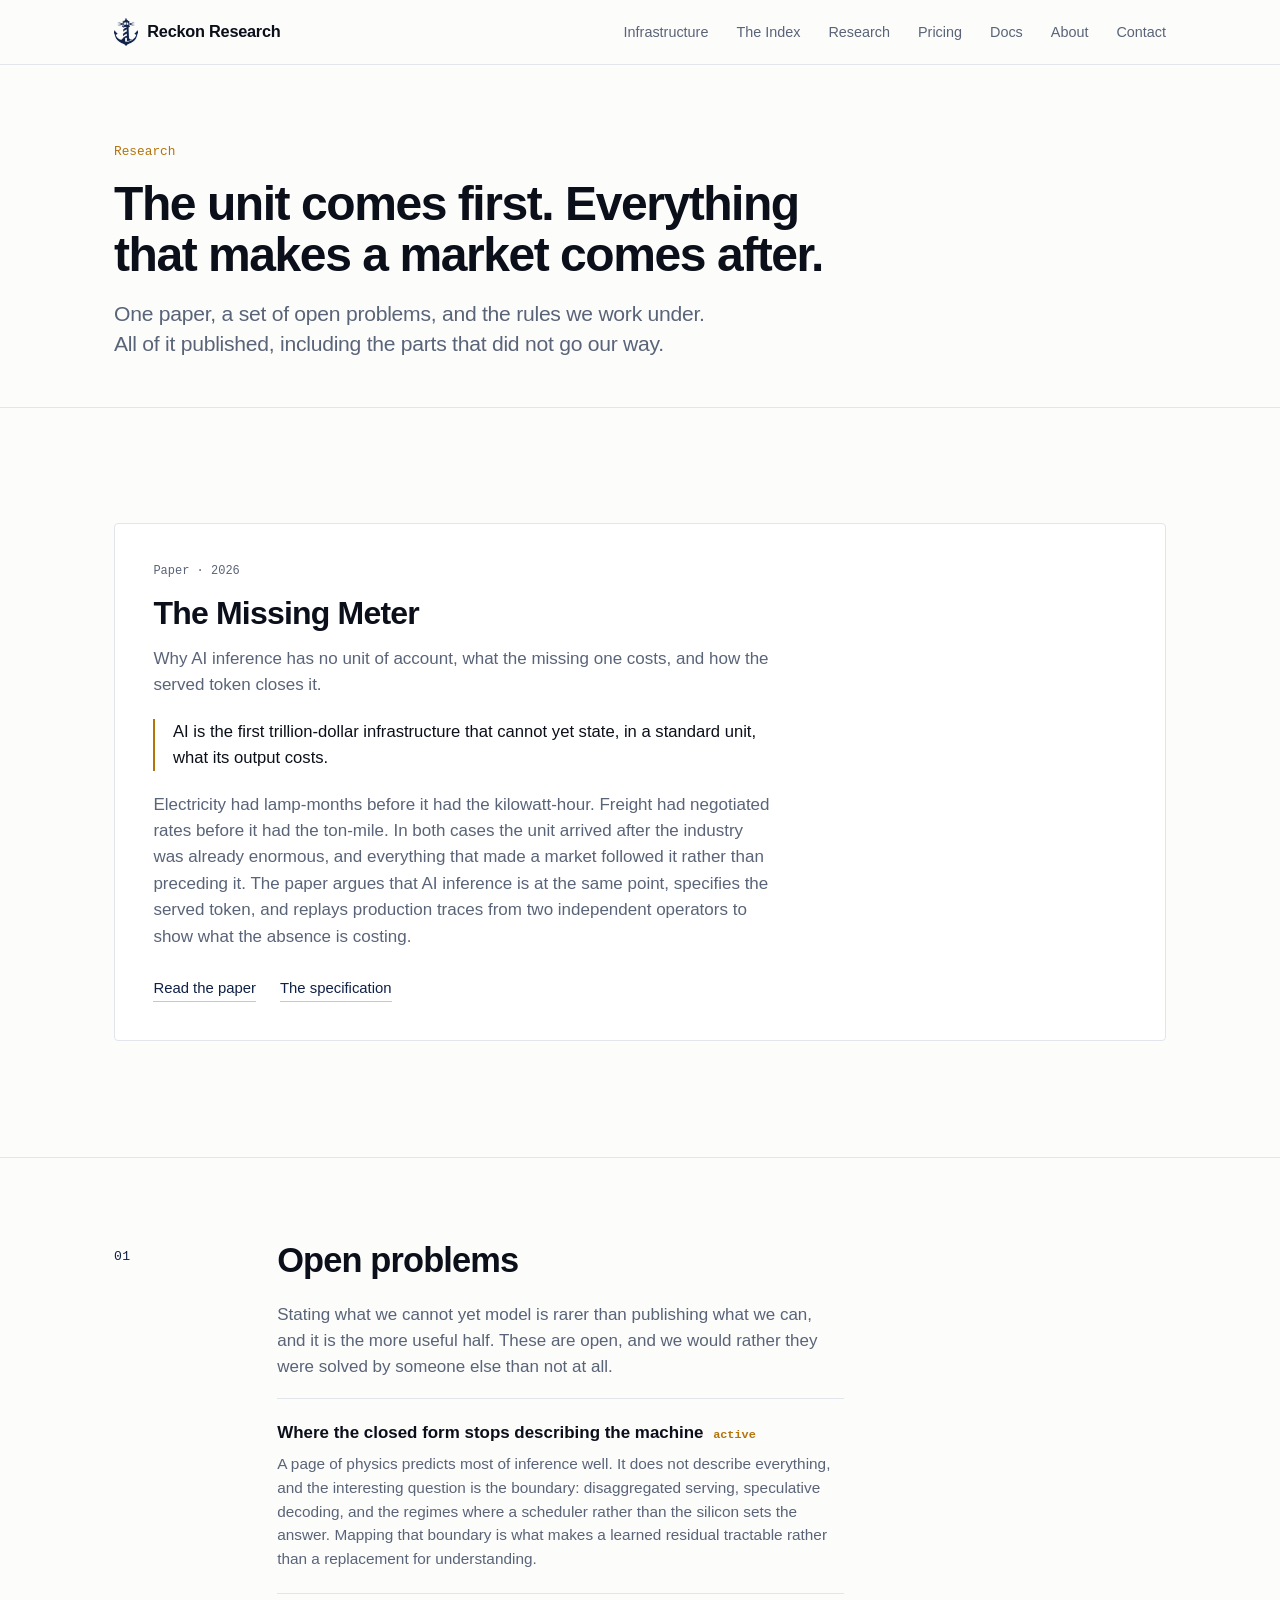
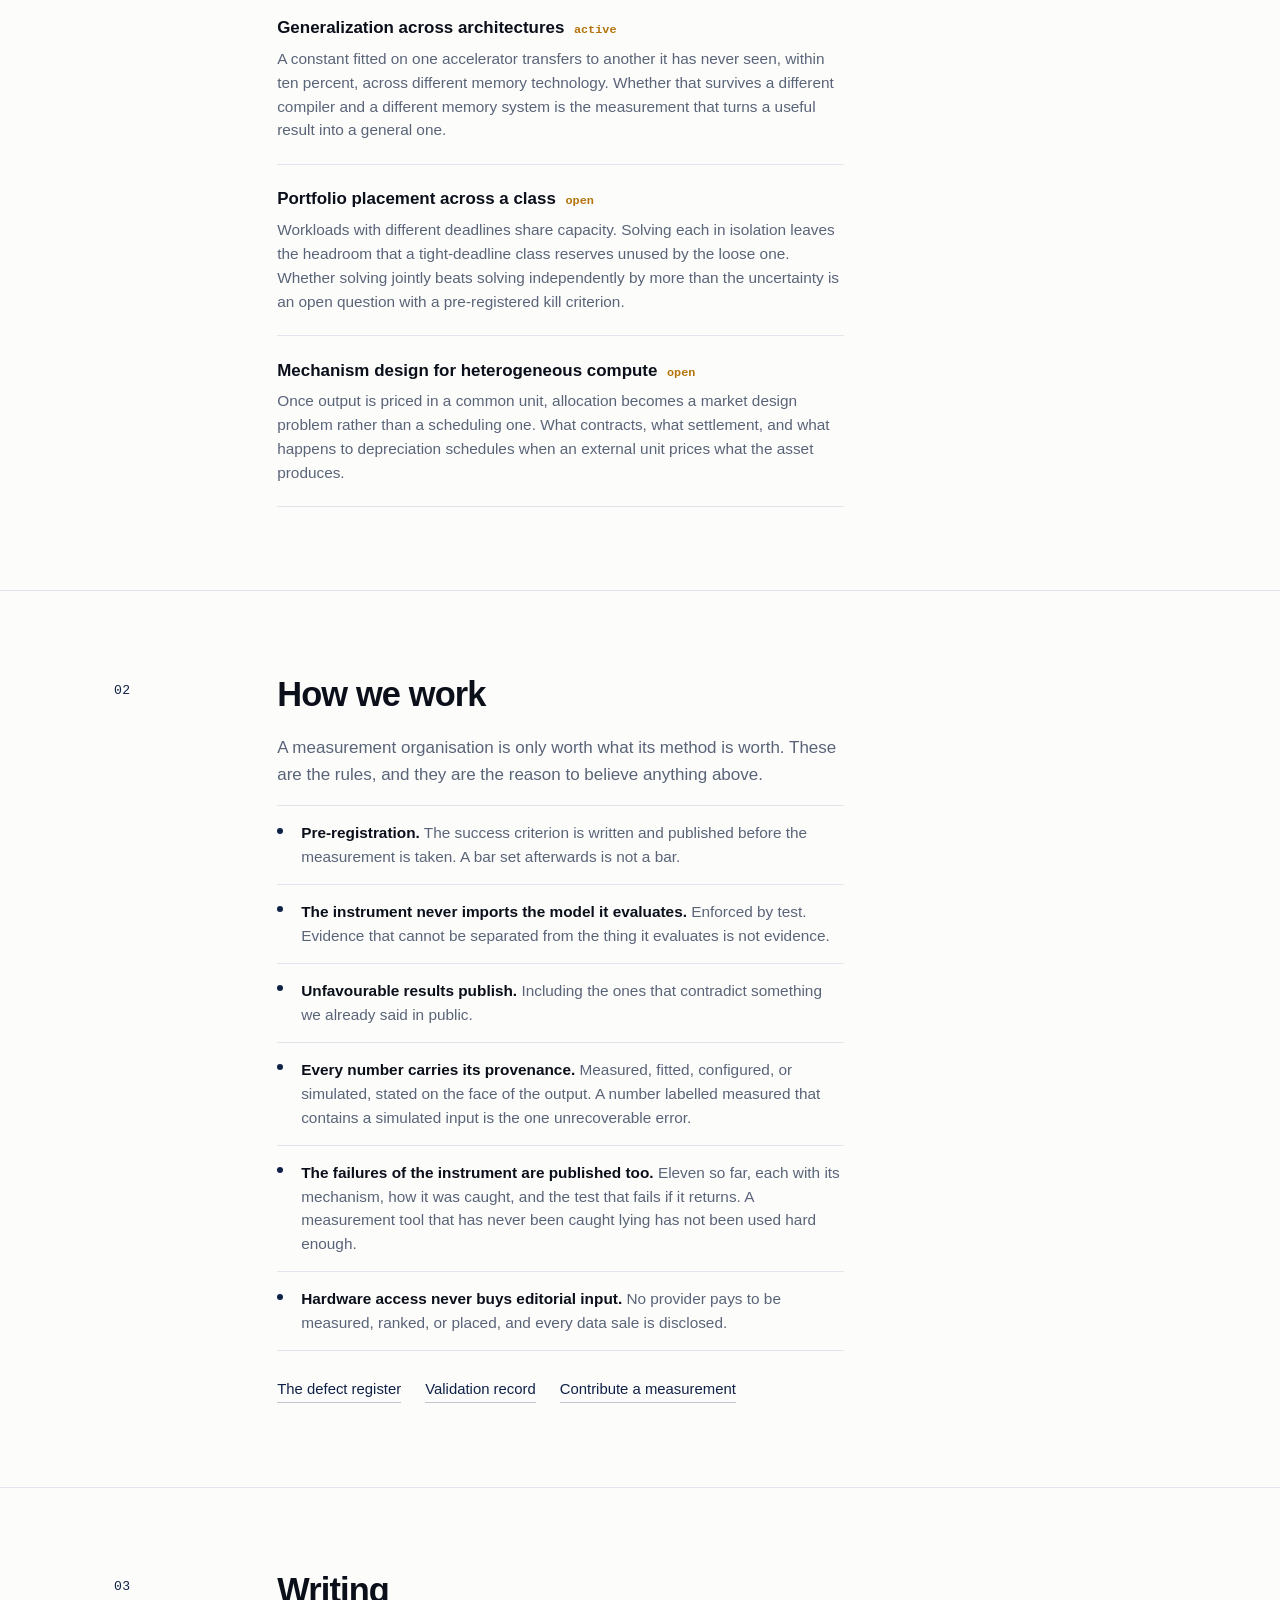
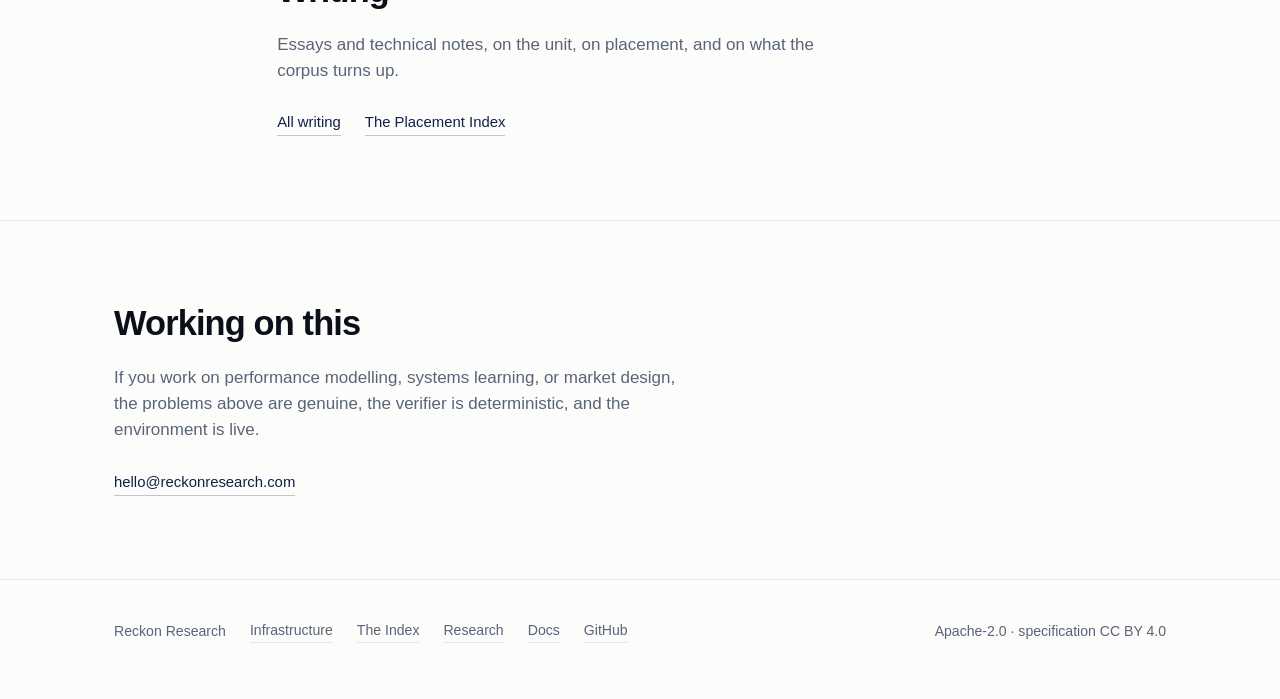
<file: research/index.html>
<!DOCTYPE html>
<html lang="en">
<head>
<meta charset="utf-8">
<meta name="viewport" content="width=device-width, initial-scale=1">
<title>Research | Reckon Research</title>
<meta name="description" content="The Missing Meter, the open problems in placement modelling, and the rules we measure under. Pre-registration, published failures, and a defect register.">
<meta property="og:title" content="Research | Reckon Research">
<meta property="og:description" content="The Missing Meter, the open problems in placement modelling, and the rules we measure under. Pre-registration, published failures, and a defect register.">
<meta name="twitter:card" content="summary_large_image">
<style>
/* ---------------------------------------------------------------------------
   Reckon Research

   Type: Inter for prose, a monospace for every quantity. The mono is not
   decoration. This is a measurement company, and a number set in the same face
   as the sentence around it reads as prose. Set in mono it reads as a reading
   off an instrument, which is what it is.

   Colour: the navy is the mark. One accent, a signal amber, used only where
   something has actually been measured. It appears four times on the page and
   never as decoration.
   --------------------------------------------------------------------------- */
:root{
  --ink:#0B0F1A;
  --navy:#102147;
  --slate:#5A6478;
  --hair:#E2E5EB;
  --paper:#FCFCFB;
  --amber:#B4740B;

  --sans:"Inter",-apple-system,BlinkMacSystemFont,"Segoe UI",Helvetica,Arial,sans-serif;
  --mono:"SF Mono",SFMono-Regular,ui-monospace,"JetBrains Mono","Roboto Mono",Menlo,monospace;

  --gut:clamp(1.5rem,5vw,6rem);
  --rule:1px solid var(--hair);
}
*{box-sizing:border-box;margin:0;padding:0}
html{-webkit-text-size-adjust:100%}
body{
  font-family:var(--sans);
  background:var(--paper);
  color:var(--ink);
  font-size:17px;
  line-height:1.55;
  -webkit-font-smoothing:antialiased;
  font-feature-settings:"ss01","cv05";
}
.wrap{max-width:1180px;margin:0 auto;padding:0 var(--gut)}
a{color:inherit}

/* --- nav ---------------------------------------------------------------- */
.nav{
  position:sticky;top:0;z-index:50;
  background:rgba(252,252,251,.88);
  backdrop-filter:saturate(180%) blur(12px);
  border-bottom:var(--rule);
}
.nav .wrap{display:flex;align-items:center;gap:2rem;height:64px}
.brand{display:flex;align-items:center;gap:.6rem;text-decoration:none;flex:none}
.brand img{display:block;height:28px;width:auto}
.brand span{font-weight:600;letter-spacing:-.015em;font-size:1.02rem}
.nav ul{list-style:none;display:flex;gap:1.75rem;margin-left:auto;align-items:center}
.nav a.link{
  text-decoration:none;font-size:.9rem;color:var(--slate);
  padding:.25rem 0;border-bottom:1px solid transparent;transition:color .15s,border-color .15s;
}
.nav a.link:hover,.nav a.link:focus-visible{color:var(--ink);border-color:var(--ink)}
.navtoggle{display:none;margin-left:auto;background:none;border:var(--rule);border-radius:4px;
  padding:.4rem .6rem;font:inherit;font-size:.85rem;cursor:pointer;color:var(--slate)}

/* --- the measure: the page's one signature device ------------------------
   Two prices for the same model, drawn to scale. The gap is the product.
   It is the only graphic on the page and it is made of the finding itself. */
.hero{padding:clamp(3rem,6.5vw,5.5rem) 0 clamp(3rem,6vw,5rem)}
.hero .wrap{display:grid;grid-template-columns:minmax(0,1.05fr) minmax(0,.95fr);
  gap:clamp(2rem,6vw,5rem);align-items:center}
.proof{
  font-family:var(--mono);font-size:.8rem;letter-spacing:.01em;
  color:var(--amber);margin-bottom:1.4rem;
}
h1{
  font-size:clamp(2.15rem,4.3vw,3.4rem);
  line-height:1.06;letter-spacing:-.03em;font-weight:600;
  text-wrap:balance;
}
.sub{
  margin-top:1.3rem;font-size:clamp(1.08rem,1.75vw,1.32rem);
  line-height:1.42;color:var(--slate);max-width:36ch;letter-spacing:-.012em;
}
.cta{display:flex;flex-wrap:wrap;gap:.75rem;margin-top:2.5rem;align-items:center}
.btn{
  display:inline-flex;align-items:center;gap:.4rem;
  background:var(--navy);color:#fff;text-decoration:none;
  padding:.72rem 1.15rem;border-radius:3px;font-size:.94rem;font-weight:500;
  transition:background .15s;
}
.btn:hover,.btn:focus-visible{background:#1a3468}
.install{
  font-family:var(--mono);font-size:.88rem;color:var(--slate);
  border:var(--rule);border-radius:3px;padding:.72rem 1.05rem;background:#fff;
}

.measure{border:var(--rule);border-radius:4px;background:#fff;padding:1.6rem 1.75rem}
.measure-head{
  font-family:var(--mono);font-size:.75rem;letter-spacing:0;
  color:var(--slate);margin-bottom:1.5rem;line-height:1.5;
}
.bars{display:grid;gap:.85rem}
.bar{display:grid;grid-template-columns:5.5rem minmax(0,1fr) auto;align-items:center;gap:.85rem}
.bar-name{font-size:.88rem;color:var(--slate)}
.bar-track{height:22px;position:relative;background:#F4F5F8;border-radius:2px}
.bar-fill{height:100%;background:var(--navy);opacity:.9;border-radius:2px;min-width:3px}
.bar.hi .bar-fill{background:var(--amber);opacity:.9}
.bar-val{font-family:var(--mono);font-size:.92rem;color:var(--ink);white-space:nowrap}
.bar.hi .bar-val{color:var(--amber)}
.measure-note{margin-top:1.1rem;font-size:.87rem;color:var(--slate);max-width:56ch}

/* --- sections ----------------------------------------------------------- */
section.blk{border-top:var(--rule);padding:clamp(3rem,6.5vw,5.5rem) 0}
.grid{display:grid;grid-template-columns:7rem minmax(0,1fr);gap:clamp(1rem,4vw,3.5rem)}
.num{
  font-family:var(--mono);font-size:.82rem;color:var(--navy);
  letter-spacing:.02em;padding-top:.4rem;font-weight:500;
}
.body{max-width:60ch}
h2{
  font-size:clamp(1.55rem,2.9vw,2.15rem);line-height:1.14;
  letter-spacing:-.025em;font-weight:600;margin-bottom:1.35rem;text-wrap:balance;
}
.lede{font-size:clamp(1.15rem,2.1vw,1.42rem);line-height:1.42;letter-spacing:-.014em;margin-bottom:1.35rem}
.body p{margin-bottom:1.05rem;color:var(--slate)}
.body p.ink{color:var(--ink)}
.body strong{color:var(--ink);font-weight:600}
.pull{
  border-left:2px solid var(--navy);padding-left:1.15rem;margin:1.6rem 0;
  font-size:1.06rem;color:var(--ink);
}
.links{display:flex;flex-wrap:wrap;gap:1.5rem;margin-top:1.7rem}
.links a{
  text-decoration:none;font-size:.93rem;color:var(--navy);font-weight:500;
  border-bottom:1px solid rgba(16,33,71,.25);padding-bottom:1px;transition:border-color .15s;
}
.links a:hover,.links a:focus-visible{border-color:var(--navy)}

/* --- the unit, set as a definition -------------------------------------- */
.defn{border:var(--rule);border-radius:4px;background:#fff;padding:1.6rem 1.75rem;margin-bottom:1.6rem}
.defn .term{font-size:1.28rem;font-weight:600;letter-spacing:-.02em}
.defn .abbr{font-family:var(--mono);font-size:.9rem;color:var(--amber);margin-left:.6rem}
.defn .gloss{margin-top:.6rem;color:var(--ink);font-size:1.02rem;line-height:1.5}
.defn .unit{
  margin-top:1rem;padding-top:.9rem;border-top:var(--rule);
  font-family:var(--mono);font-size:.85rem;color:var(--slate);
}

.drops{list-style:none;margin:1.4rem 0;border-top:var(--rule)}
.drops li{
  display:grid;grid-template-columns:minmax(9rem,14rem) minmax(0,1fr);
  gap:1rem;padding:.72rem 0;border-bottom:var(--rule);font-size:.95rem;align-items:baseline;
}
.drops .m{font-family:var(--mono);font-size:.86rem;color:var(--ink)}
.drops .d{color:var(--slate)}

/* --- three tools -------------------------------------------------------- */
.tools{display:grid;grid-template-columns:repeat(3,1fr);gap:1px;background:var(--hair);
  border:var(--rule);border-radius:4px;overflow:hidden;margin-top:.4rem}
.tool{background:#fff;padding:1.5rem;display:flex;flex-direction:column}
.tool h3{font-family:var(--mono);font-size:1rem;font-weight:600;margin-bottom:.55rem;letter-spacing:-.01em}
.tool p{font-size:.93rem;color:var(--slate);margin:0}
pre{
  font-family:var(--mono);font-size:.88rem;background:var(--ink);color:#E8EAF0;
  padding:.95rem 1.15rem;border-radius:3px;margin-top:1.4rem;overflow-x:auto;
}
pre .p{color:#8FA0C4}

/* --- working with us ---------------------------------------------------- */
.ways{list-style:none;margin-top:.4rem}
.ways li{padding:1.15rem 0;border-bottom:var(--rule)}
.ways li:first-child{border-top:var(--rule)}
.ways b{display:block;font-weight:600;margin-bottom:.25rem}
.ways span{color:var(--slate);font-size:.96rem}

/* --- what we sell ------------------------------------------------------- */
.offers{list-style:none;margin:1.6rem 0}
.offers li{padding:1.25rem 0;border-bottom:var(--rule)}
.offers li:first-child{border-top:var(--rule)}
.offers b{font-weight:600;font-size:1.04rem}
.offers .basis{font-family:var(--mono);font-size:.78rem;color:var(--amber);
  margin-left:.65rem}
.offers p{margin:.4rem 0 0;color:var(--slate);font-size:.95rem}

footer{border-top:var(--rule);padding:2.5rem 0 3.5rem;font-size:.88rem;color:var(--slate)}
footer .row{display:flex;flex-wrap:wrap;gap:1.5rem;align-items:center}
footer a{text-decoration:none;border-bottom:1px solid var(--hair)}
footer a:hover{border-color:var(--slate)}
footer .rt{margin-left:auto}

@media (max-width:820px){
  .nav ul{
    display:none;position:absolute;top:64px;left:0;right:0;background:var(--paper);
    border-bottom:var(--rule);flex-direction:column;gap:0;padding:.5rem var(--gut) 1rem;
  }
  .nav ul.open{display:flex}
  .nav ul li{width:100%;border-top:var(--rule)}
  .nav a.link{display:block;padding:.85rem 0;font-size:1rem}
  .navtoggle{display:block}
  .grid{grid-template-columns:1fr;gap:.6rem}
  .num{padding-top:0}
  .tools{grid-template-columns:1fr}
  .drops li{grid-template-columns:1fr;gap:.15rem}
  .bar{grid-template-columns:5rem minmax(0,1fr) auto;gap:.6rem}
  .hero .wrap{grid-template-columns:1fr;gap:2.5rem}
  .measure{padding:1.25rem}

}
@media (prefers-reduced-motion:reduce){*{animation:none!important;transition:none!important}}

/* --- page header, shared by the two interior pages ---------------------- */
.phead{padding:clamp(3rem,6vw,5rem) 0 clamp(2rem,4vw,3rem);border-bottom:var(--rule)}
.eyebrow{font-family:var(--mono);font-size:.8rem;color:var(--amber);margin-bottom:1.1rem}
.phead h1{font-size:clamp(2rem,4vw,3rem);max-width:none}
.phead .sub{max-width:52ch;margin-top:1.1rem}

/* --- the canonical definition, set as a specification ------------------- */
.canon{border:var(--rule);border-left:3px solid var(--navy);border-radius:0 4px 4px 0;
  background:#fff;padding:1.6rem 1.75rem;margin:2rem 0}
.canon .lbl{font-family:var(--mono);font-size:.74rem;color:var(--slate);
  margin-bottom:.85rem;letter-spacing:.02em}
.canon p{margin-bottom:.85rem;color:var(--ink);font-size:1.02rem}
.canon p:last-child{margin-bottom:0}

/* --- the ordered stack: three tools, in the order they are used --------- */
.stack{margin-top:1rem}
.step{display:grid;grid-template-columns:7rem minmax(0,1fr);gap:clamp(1rem,4vw,3.5rem);
  padding:clamp(2rem,4vw,3rem) 0;border-top:var(--rule)}
.step:first-child{border-top:none}
.step-k{font-family:var(--mono);font-size:.82rem;color:var(--navy);font-weight:500;padding-top:.5rem}
.step-b{max-width:60ch}
.step-b p{margin-bottom:1.05rem;color:var(--slate)}
.step-b p.ink{color:var(--ink)}
.step-b p.role{margin-bottom:1.1rem}
.step-b h2{font-family:var(--mono);font-size:1.5rem;letter-spacing:-.02em;margin-bottom:.3rem}
.step-b .role{color:var(--amber);font-family:var(--mono);font-size:.82rem;margin-bottom:1.1rem}

.facts{list-style:none;margin:1.3rem 0;border-top:var(--rule)}
.facts li{padding:.7rem 0;border-bottom:var(--rule);font-size:.95rem;color:var(--slate)}
.facts li b{color:var(--ink);font-weight:600}

/* --- research: the paper, featured ------------------------------------- */
.paper{border:var(--rule);border-radius:4px;background:#fff;overflow:hidden;margin:2rem 0}
.paper-in{padding:clamp(1.6rem,3vw,2.5rem);max-width:74ch}
.paper .kicker{font-family:var(--mono);font-size:.75rem;color:var(--slate);margin-bottom:.9rem}
.paper h2{font-size:clamp(1.5rem,2.6vw,2rem);margin-bottom:.9rem}
.paper p{color:var(--slate);margin-bottom:1rem}
.paper .quote{color:var(--ink);border-left:2px solid var(--amber);padding-left:1.1rem;
  margin:1.3rem 0;font-size:1.04rem}

.open{list-style:none;margin-top:1rem}
.open li{padding:1.35rem 0;border-bottom:var(--rule)}
.open li:first-child{border-top:var(--rule)}
.open h3{font-size:1.06rem;font-weight:600;margin-bottom:.35rem}
.open p{color:var(--slate);font-size:.96rem;margin:0}
.open .tag{font-family:var(--mono);font-size:.74rem;color:var(--amber);margin-left:.6rem}

.rules{list-style:none;margin-top:.4rem}
.rules li{padding:.95rem 0 .95rem 1.5rem;border-bottom:var(--rule);position:relative;
  color:var(--slate);font-size:.96rem}
.rules li:first-child{border-top:var(--rule)}
.rules li::before{content:"";position:absolute;left:0;top:1.35rem;width:6px;height:6px;
  background:var(--navy);border-radius:50%}
.rules li b{color:var(--ink);font-weight:600}

@media (max-width:820px){
  .step{grid-template-columns:1fr;gap:.5rem}
  .step-k{padding-top:0}
}
</style>
</head>
<body>
<nav class="nav">
  <div class="wrap">
    <a class="brand" href="/">
      <img src="[data-uri]" alt="" width="20" height="24">
      <span>Reckon Research</span>
    </a>
    <button class="navtoggle" aria-expanded="false" aria-controls="navmenu">Menu</button>
    <ul id="navmenu">
      <li><a class="link" href="/infrastructure/">Infrastructure</a></li>
      <li><a class="link" href="/index/">The Index</a></li>
      <li><a class="link" href="/research/">Research</a></li>
      <li><a class="link" href="/#working-together">Pricing</a></li>
      <li><a class="link" href="https://docs.reckonresearch.com">Docs</a></li>
      <li><a class="link" href="/about/">About</a></li>
      <li><a class="link" href="/contact/">Contact</a></li>
    </ul>
  </div>
</nav>

<header class="phead">
  <div class="wrap">
    <p class="eyebrow">Research</p>
    <h1>The unit comes first. Everything that makes a market comes after.</h1>
    <p class="sub">One paper, a set of open problems, and the rules we work
    under. All of it published, including the parts that did not go our way.</p>
  </div>
</header>

<section class="blk" style="border-top:none">
  <div class="wrap">
    <div class="paper">
      <div class="paper-in">
        <p class="kicker">Paper &middot; 2026</p>
        <h2>The Missing Meter</h2>
        <p class="ink">Why AI inference has no unit of account, what the missing
        one costs, and how the served token closes it.</p>
        <div class="quote">AI is the first trillion-dollar infrastructure that
        cannot yet state, in a standard unit, what its output costs.</div>
        <p>Electricity had lamp-months before it had the kilowatt-hour. Freight
        had negotiated rates before it had the ton-mile. In both cases the unit
        arrived after the industry was already enormous, and everything that
        made a market followed it rather than preceding it. The paper argues
        that AI inference is at the same point, specifies the served token, and
        replays production traces from two independent operators to show what
        the absence is costing.</p>
        <div class="links">
          <a href="https://themissingmeter.org">Read the paper</a>
          <a href="https://docs.reckonresearch.com/the-unit/">The specification</a>
        </div>
      </div>
    </div>
  </div>
</section>

<section class="blk">
  <div class="wrap grid">
    <div class="num">01</div>
    <div class="body">
      <h2>Open problems</h2>
      <p>Stating what we cannot yet model is rarer than publishing what we can,
      and it is the more useful half. These are open, and we would rather they
      were solved by someone else than not at all.</p>
      <ul class="open">
        <li>
          <h3>Where the closed form stops describing the machine<span class="tag">active</span></h3>
          <p>A page of physics predicts most of inference well. It does not
          describe everything, and the interesting question is the boundary:
          disaggregated serving, speculative decoding, and the regimes where a
          scheduler rather than the silicon sets the answer. Mapping that
          boundary is what makes a learned residual tractable rather than a
          replacement for understanding.</p>
        </li>
        <li>
          <h3>Generalization across architectures<span class="tag">active</span></h3>
          <p>A constant fitted on one accelerator transfers to another it has
          never seen, within ten percent, across different memory technology.
          Whether that survives a different compiler and a different memory
          system is the measurement that turns a useful result into a general
          one.</p>
        </li>
        <li>
          <h3>Portfolio placement across a class<span class="tag">open</span></h3>
          <p>Workloads with different deadlines share capacity. Solving each in
          isolation leaves the headroom that a tight-deadline class reserves
          unused by the loose one. Whether solving jointly beats solving
          independently by more than the uncertainty is an open question with a
          pre-registered kill criterion.</p>
        </li>
        <li>
          <h3>Mechanism design for heterogeneous compute<span class="tag">open</span></h3>
          <p>Once output is priced in a common unit, allocation becomes a market
          design problem rather than a scheduling one. What contracts, what
          settlement, and what happens to depreciation schedules when an
          external unit prices what the asset produces.</p>
        </li>
      </ul>
    </div>
  </div>
</section>

<section class="blk">
  <div class="wrap grid">
    <div class="num">02</div>
    <div class="body">
      <h2>How we work</h2>
      <p>A measurement organisation is only worth what its method is worth.
      These are the rules, and they are the reason to believe anything above.</p>
      <ul class="rules">
        <li><b>Pre-registration.</b> The success criterion is written and
        published before the measurement is taken. A bar set afterwards is not a
        bar.</li>
        <li><b>The instrument never imports the model it evaluates.</b> Enforced
        by test. Evidence that cannot be separated from the thing it evaluates
        is not evidence.</li>
        <li><b>Unfavourable results publish.</b> Including the ones that
        contradict something we already said in public.</li>
        <li><b>Every number carries its provenance.</b> Measured, fitted,
        configured, or simulated, stated on the face of the output. A number
        labelled measured that contains a simulated input is the one
        unrecoverable error.</li>
        <li><b>The failures of the instrument are published too.</b> Eleven so
        far, each with its mechanism, how it was caught, and the test that fails
        if it returns. A measurement tool that has never been caught lying has
        not been used hard enough.</li>
        <li><b>Hardware access never buys editorial input.</b> No provider pays
        to be measured, ranked, or placed, and every data sale is disclosed.</li>
      </ul>
      <div class="links">
        <a href="https://github.com/reckonresearch/berth/blob/main/DEFECTS.md">The defect register</a>
        <a href="/validation/">Validation record</a>
        <a href="https://docs.reckonresearch.com/verify-and-contribute/">Contribute a measurement</a>
      </div>
    </div>
  </div>
</section>

<section class="blk">
  <div class="wrap grid">
    <div class="num">03</div>
    <div class="body">
      <h2>Writing</h2>
      <p>Essays and technical notes, on the unit, on placement, and on what the
      corpus turns up.</p>
      <div class="links">
        <a href="/writing/">All writing</a>
        <a href="/index/">The Placement Index</a>
      </div>
    </div>
  </div>
</section>

<section class="blk">
  <div class="wrap">
    <div class="body">
      <h2>Working on this</h2>
      <p>If you work on performance modelling, systems learning, or market
      design, the problems above are genuine, the verifier is deterministic, and
      the environment is live.</p>
      <div class="links"><a href="mailto:hello@reckonresearch.com">hello@reckonresearch.com</a></div>
    </div>
  </div>
</section>

<footer>
  <div class="wrap row">
    <span>Reckon Research</span>
    <a href="/infrastructure/">Infrastructure</a>
    <a href="/index/">The Index</a>
    <a href="/research/">Research</a>
    <a href="https://docs.reckonresearch.com">Docs</a>
    <a href="https://github.com/reckonresearch/berth">GitHub</a>
    <span class="rt">Apache-2.0 &middot; specification CC BY 4.0</span>
  </div>
</footer>
<script>
  var t = document.querySelector('.navtoggle'), m = document.getElementById('navmenu');
  t.addEventListener('click', function () {
    var open = m.classList.toggle('open');
    t.setAttribute('aria-expanded', open);
  });
</script>
</body>
</html>
</file>
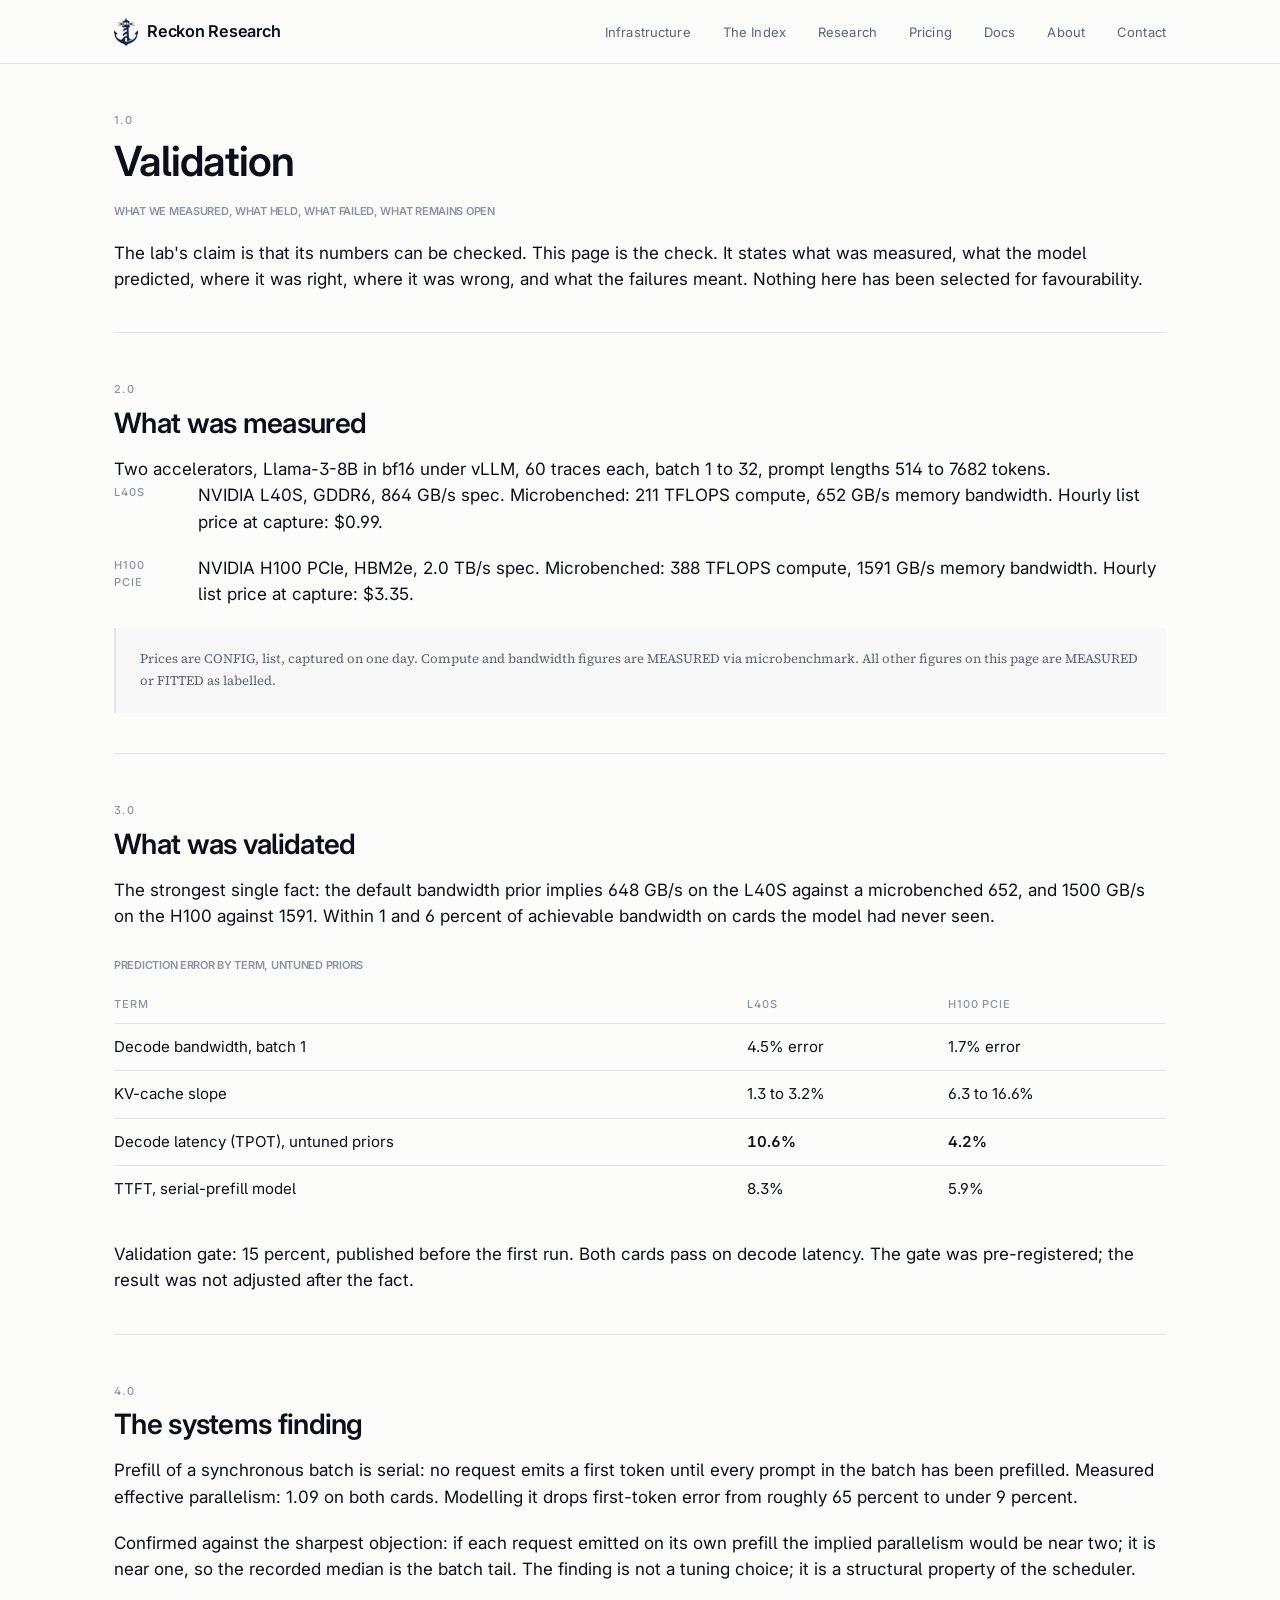
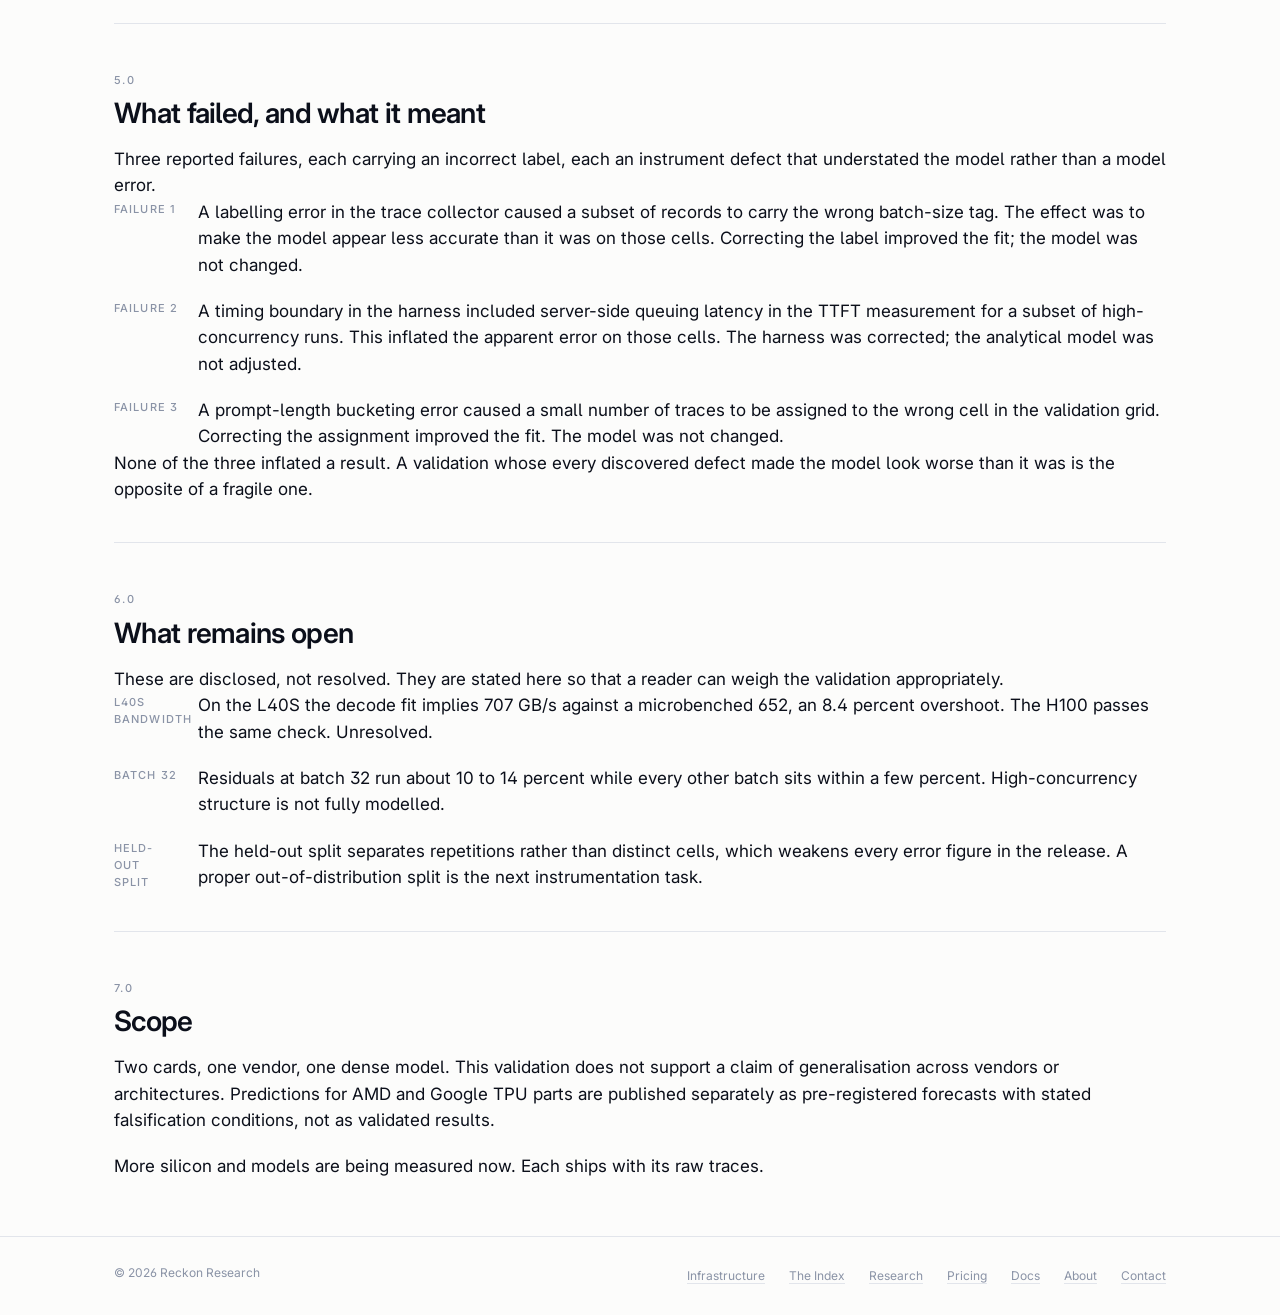
<file: validation/index.html>
<!DOCTYPE html>
<html lang="en">
<head>
  <meta charset="UTF-8" />
  <meta name="viewport" content="width=device-width, initial-scale=1.0" />
  <title>Validation | Hardware results for berth | Reckon Research</title>
  <meta name="description" content="Full validation results for berth: decode latency predicted to 4.2% on H100 PCIe and 10.6% on L40S using spec-sheet priors with no tuning. Includes what failed." />
  <meta name="robots" content="index, follow" />
  <link rel="canonical" href="https://reckonresearch.com/validation/" />
  <meta property="og:type" content="website" />
  <meta property="og:url" content="https://reckonresearch.com/validation/" />
  <meta property="og:title" content="Validation | Hardware results for berth" />
  <meta property="og:description" content="Full validation results for berth: decode latency predicted to 4.2% on H100 PCIe and 10.6% on L40S using spec-sheet priors with no tuning." />
  <meta property="og:image" content="https://reckonresearch.com/assets/berth-og.png" />
  <meta property="og:site_name" content="Reckon Research" />
  <meta name="twitter:card" content="summary_large_image" />
  <meta name="twitter:title" content="Validation | Hardware results for berth" />
  <meta name="twitter:description" content="Full validation results for berth: decode latency predicted to 4.2% on H100 PCIe and 10.6% on L40S." />
  <meta name="twitter:image" content="https://reckonresearch.com/assets/berth-og.png" />
  <meta name="theme-color" content="#ffffff" />
  <link rel="icon" type="image/x-icon" href="/assets/favicon.ico" />
  <link rel="icon" type="image/png" sizes="32x32" href="/assets/favicon-32.png" />
  <link rel="icon" type="image/png" sizes="16x16" href="/assets/favicon-16.png" />
  <link rel="apple-touch-icon" sizes="180x180" href="/assets/apple-touch-icon.png" />
  <link rel="stylesheet" href="/css/style.css" />
  <link rel="stylesheet" href="/css/berth.css" />
  <link rel="stylesheet" href="/css/reckon-2026.css" />
  <script type="application/ld+json">
  {
    "@context": "https://schema.org",
    "@graph": [
      { "@type": "Organization", "@id": "https://reckonresearch.com/#organization", "name": "Reckon Research", "url": "https://reckonresearch.com/" },
      {
        "@type": "WebPage",
        "@id": "https://reckonresearch.com/validation/#webpage",
        "url": "https://reckonresearch.com/validation/",
        "name": "Validation | Hardware results for berth | Reckon Research",
        "description": "Full validation results for berth on L40S and H100 PCIe, including what failed.",
        "isPartOf": { "@id": "https://reckonresearch.com/#website" },
        "breadcrumb": {
          "@type": "BreadcrumbList",
          "itemListElement": [
            { "@type": "ListItem", "position": 1, "name": "Home", "item": "https://reckonresearch.com/" },
            { "@type": "ListItem", "position": 2, "name": "Validation", "item": "https://reckonresearch.com/validation/" }
          ]
        }
      }
    ]
  }
  </script>
</head>
<body>
  <a class="skip-link" href="#main-content">Skip to main content</a>

  <nav class="site-nav" aria-label="Site navigation">
    <div class="nav-inner">
      <a href="/" class="nav-brand" aria-label="Reckon Research home">Reckon Research</a>
      <ul class="nav-links" role="list">
        <li><a href="/infrastructure/">Infrastructure</a></li>
        <li><a href="/index/">The Index</a></li>
        <li><a href="/research/">Research</a></li>
        <li><a href="/#working-together">Pricing</a></li>
        <li><a href="https://docs.reckonresearch.com">Docs</a></li>
        <li><a href="/about/">About</a></li>
        <li><a href="/contact/">Contact</a></li>
      </ul>
      <button class="nav-hamburger" id="hamburger-btn" aria-label="Open navigation" aria-expanded="false" aria-controls="mobile-nav-overlay">
        <svg id="icon-menu" width="22" height="22" viewBox="0 0 22 22" fill="none" aria-hidden="true">
          <line x1="3" y1="6" x2="19" y2="6" stroke="currentColor" stroke-width="1.5" stroke-linecap="round"/>
          <line x1="3" y1="11" x2="19" y2="11" stroke="currentColor" stroke-width="1.5" stroke-linecap="round"/>
          <line x1="3" y1="16" x2="19" y2="16" stroke="currentColor" stroke-width="1.5" stroke-linecap="round"/>
        </svg>
        <svg id="icon-close" width="22" height="22" viewBox="0 0 22 22" fill="none" aria-hidden="true" style="display:none">
          <line x1="4" y1="4" x2="18" y2="18" stroke="currentColor" stroke-width="1.5" stroke-linecap="round"/>
          <line x1="18" y1="4" x2="4" y2="18" stroke="currentColor" stroke-width="1.5" stroke-linecap="round"/>
        </svg>
      </button>
    </div>
  </nav>

  <div id="mobile-nav-overlay" class="mobile-nav-overlay" aria-hidden="true">
    <ul class="mobile-nav-links" role="list">
        <li><a href="/infrastructure/">Infrastructure</a></li>
        <li><a href="/index/">The Index</a></li>
        <li><a href="/research/">Research</a></li>
        <li><a href="/#working-together">Pricing</a></li>
        <li><a href="https://docs.reckonresearch.com">Docs</a></li>
        <li><a href="/about/">About</a></li>
        <li><a href="/contact/">Contact</a></li>
      </ul>
  </div>

  <main id="main-content">
    <div class="page-wrap">

      <section class="section fade-section" aria-labelledby="val-heading-1">
        <span class="section-label" aria-hidden="true">1.0</span>
        <h1 id="val-heading-1">Validation</h1>
        <span class="berth-subtitle">What we measured, what held, what failed, what remains open</span>
        <div class="body-text">
          <p>The lab's claim is that its numbers can be checked. This page is the check. It states what was measured, what the model predicted, where it was right, where it was wrong, and what the failures meant. Nothing here has been selected for favourability.</p>
        </div>
      </section>

      <hr class="section-divider" />

      <section class="section fade-section" aria-labelledby="val-heading-2">
        <span class="section-label" aria-hidden="true">2.0</span>
        <h2 id="val-heading-2">What was measured</h2>
        <div class="body-text">
          <p>Two accelerators, Llama-3-8B in bf16 under vLLM, 60 traces each, batch 1 to 32, prompt lengths 514 to 7682 tokens.</p>
        </div>
        <dl>
          <div class="agenda-item">
            <dt class="agenda-label">L40S</dt>
            <dd class="agenda-body"><p>NVIDIA L40S, GDDR6, 864 GB/s spec. Microbenched: 211 TFLOPS compute, 652 GB/s memory bandwidth. Hourly list price at capture: $0.99.</p></dd>
          </div>
          <div class="agenda-item">
            <dt class="agenda-label">H100 PCIe</dt>
            <dd class="agenda-body"><p>NVIDIA H100 PCIe, HBM2e, 2.0 TB/s spec. Microbenched: 388 TFLOPS compute, 1591 GB/s memory bandwidth. Hourly list price at capture: $3.35.</p></dd>
          </div>
        </dl>
        <aside class="berth-condition">
          <p>Prices are CONFIG, list, captured on one day. Compute and bandwidth figures are MEASURED via microbenchmark. All other figures on this page are MEASURED or FITTED as labelled.</p>
        </aside>
      </section>

      <hr class="section-divider" />

      <section class="section fade-section" aria-labelledby="val-heading-3">
        <span class="section-label" aria-hidden="true">3.0</span>
        <h2 id="val-heading-3">What was validated</h2>
        <div class="body-text">
          <p>The strongest single fact: the default bandwidth prior implies 648 GB/s on the L40S against a microbenched 652, and 1500 GB/s on the H100 against 1591. Within 1 and 6 percent of achievable bandwidth on cards the model had never seen.</p>
        </div>

        <div class="berth-table-wrap" style="margin-top:1.75rem;">
          <table class="berth-table" aria-label="Validation results by term and accelerator">
            <caption class="berth-table-caption">Prediction error by term, untuned priors</caption>
            <thead>
              <tr>
                <th scope="col">Term</th>
                <th scope="col">L40S</th>
                <th scope="col">H100 PCIe</th>
              </tr>
            </thead>
            <tbody>
              <tr>
                <td>Decode bandwidth, batch 1</td>
                <td>4.5% error</td>
                <td>1.7% error</td>
              </tr>
              <tr>
                <td>KV-cache slope</td>
                <td>1.3 to 3.2%</td>
                <td>6.3 to 16.6%</td>
              </tr>
              <tr>
                <td>Decode latency (TPOT), untuned priors</td>
                <td class="premium-cell">10.6%</td>
                <td class="premium-cell">4.2%</td>
              </tr>
              <tr>
                <td>TTFT, serial-prefill model</td>
                <td>8.3%</td>
                <td>5.9%</td>
              </tr>
            </tbody>
          </table>
        </div>

        <div class="body-text" style="margin-top:1.75rem;">
          <p>Validation gate: 15 percent, published before the first run. Both cards pass on decode latency. The gate was pre-registered; the result was not adjusted after the fact.</p>
        </div>
      </section>

      <hr class="section-divider" />

      <section class="section fade-section" aria-labelledby="val-heading-4">
        <span class="section-label" aria-hidden="true">4.0</span>
        <h2 id="val-heading-4">The systems finding</h2>
        <div class="body-text">
          <p>Prefill of a synchronous batch is serial: no request emits a first token until every prompt in the batch has been prefilled. Measured effective parallelism: 1.09 on both cards. Modelling it drops first-token error from roughly 65 percent to under 9 percent.</p>
          <p>Confirmed against the sharpest objection: if each request emitted on its own prefill the implied parallelism would be near two; it is near one, so the recorded median is the batch tail. The finding is not a tuning choice; it is a structural property of the scheduler.</p>
        </div>
      </section>

      <hr class="section-divider" />

      <section class="section fade-section" aria-labelledby="val-heading-5">
        <span class="section-label" aria-hidden="true">5.0</span>
        <h2 id="val-heading-5">What failed, and what it meant</h2>
        <div class="body-text">
          <p>Three reported failures, each carrying an incorrect label, each an instrument defect that understated the model rather than a model error.</p>
        </div>
        <dl>
          <div class="agenda-item">
            <dt class="agenda-label">Failure 1</dt>
            <dd class="agenda-body"><p>A labelling error in the trace collector caused a subset of records to carry the wrong batch-size tag. The effect was to make the model appear less accurate than it was on those cells. Correcting the label improved the fit; the model was not changed.</p></dd>
          </div>
          <div class="agenda-item">
            <dt class="agenda-label">Failure 2</dt>
            <dd class="agenda-body"><p>A timing boundary in the harness included server-side queuing latency in the TTFT measurement for a subset of high-concurrency runs. This inflated the apparent error on those cells. The harness was corrected; the analytical model was not adjusted.</p></dd>
          </div>
          <div class="agenda-item">
            <dt class="agenda-label">Failure 3</dt>
            <dd class="agenda-body"><p>A prompt-length bucketing error caused a small number of traces to be assigned to the wrong cell in the validation grid. Correcting the assignment improved the fit. The model was not changed.</p></dd>
          </div>
        </dl>
        <div class="body-text">
          <p>None of the three inflated a result. A validation whose every discovered defect made the model look worse than it was is the opposite of a fragile one.</p>
        </div>
      </section>

      <hr class="section-divider" />

      <section class="section fade-section" aria-labelledby="val-heading-6">
        <span class="section-label" aria-hidden="true">6.0</span>
        <h2 id="val-heading-6">What remains open</h2>
        <div class="body-text">
          <p>These are disclosed, not resolved. They are stated here so that a reader can weigh the validation appropriately.</p>
        </div>
        <dl>
          <div class="agenda-item">
            <dt class="agenda-label">L40S bandwidth</dt>
            <dd class="agenda-body"><p>On the L40S the decode fit implies 707 GB/s against a microbenched 652, an 8.4 percent overshoot. The H100 passes the same check. Unresolved.</p></dd>
          </div>
          <div class="agenda-item">
            <dt class="agenda-label">Batch 32</dt>
            <dd class="agenda-body"><p>Residuals at batch 32 run about 10 to 14 percent while every other batch sits within a few percent. High-concurrency structure is not fully modelled.</p></dd>
          </div>
          <div class="agenda-item">
            <dt class="agenda-label">Held-out split</dt>
            <dd class="agenda-body"><p>The held-out split separates repetitions rather than distinct cells, which weakens every error figure in the release. A proper out-of-distribution split is the next instrumentation task.</p></dd>
          </div>
        </dl>
      </section>

      <hr class="section-divider" />

      <section class="section fade-section" aria-labelledby="val-heading-7">
        <span class="section-label" aria-hidden="true">7.0</span>
        <h2 id="val-heading-7">Scope</h2>
        <div class="body-text">
          <p>Two cards, one vendor, one dense model. This validation does not support a claim of generalisation across vendors or architectures. Predictions for AMD and Google TPU parts are published separately as pre-registered forecasts with stated falsification conditions, not as validated results.</p>
          <p>More silicon and models are being measured now. Each ships with its raw traces.</p>
        </div>
      </section>

    </div><!-- /page-wrap -->

    <footer class="site-footer" role="contentinfo">
      <div class="footer-inner">
        <p class="footer-copy">&#169; 2026 Reckon Research</p>
        <ul class="footer-links">
        <li><a href="/infrastructure/">Infrastructure</a></li>
        <li><a href="/index/">The Index</a></li>
        <li><a href="/research/">Research</a></li>
        <li><a href="/#working-together">Pricing</a></li>
        <li><a href="https://docs.reckonresearch.com">Docs</a></li>
        <li><a href="/about/">About</a></li>
        <li><a href="/contact/">Contact</a></li>
      </ul>
      </div>
    </footer>
  </main>

  <script src="/js/site.js"></script>
</body>
</html>
</file>
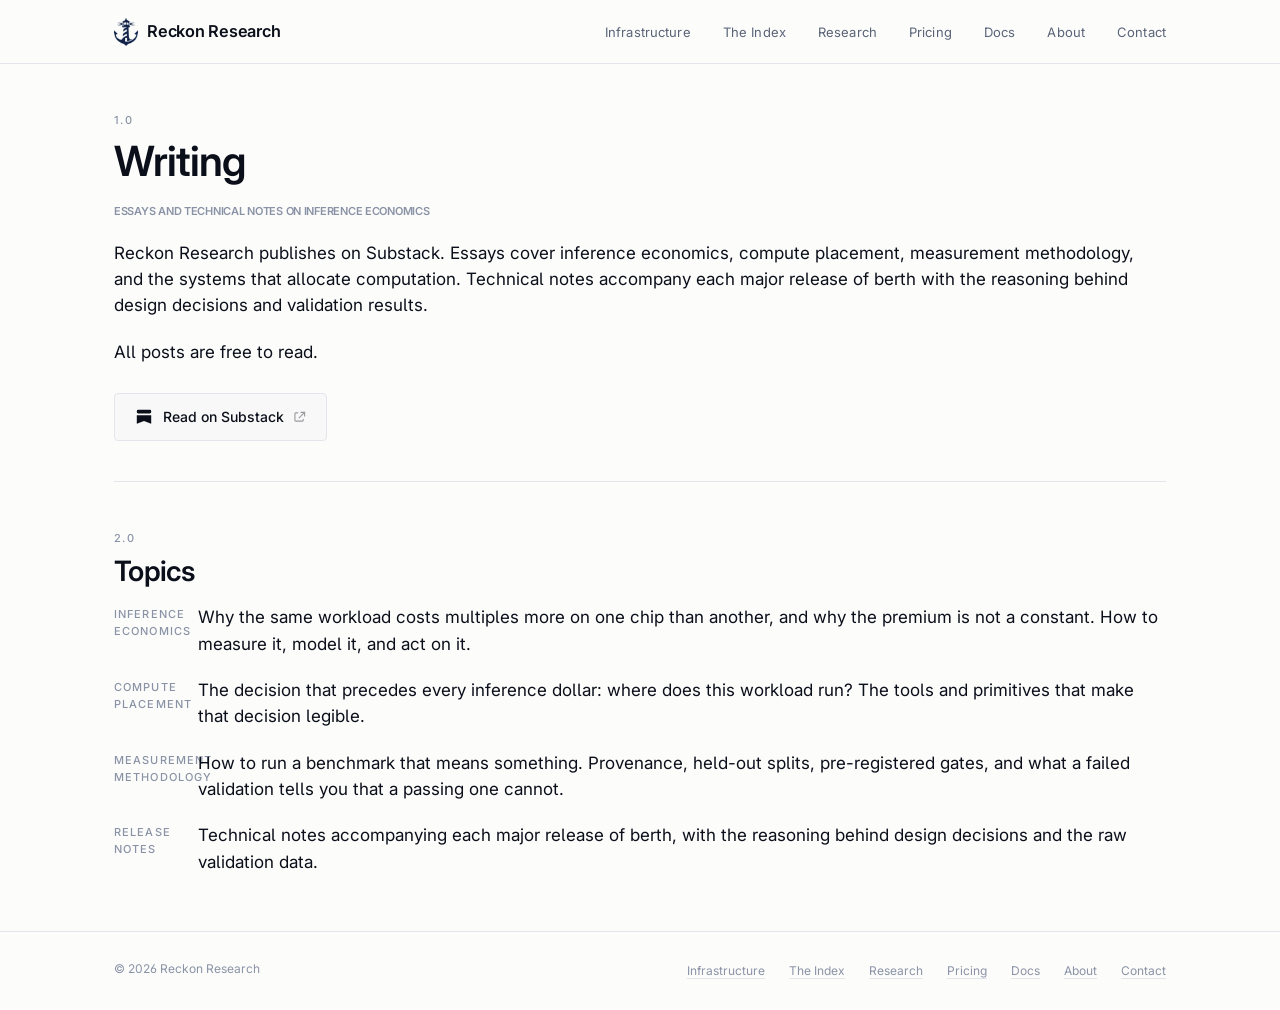
<file: writing/index.html>
<!DOCTYPE html>
<html lang="en">
<head>
  <meta charset="UTF-8" />
  <meta name="viewport" content="width=device-width, initial-scale=1.0" />
  <title>Writing | Essays and technical notes | Reckon Research</title>
  <meta name="description" content="Reckon Research publishes essays and technical notes on inference economics, compute placement, and measurement methodology on Substack." />
  <meta name="robots" content="index, follow" />
  <link rel="canonical" href="https://reckonresearch.com/writing/" />
  <meta property="og:type" content="website" />
  <meta property="og:url" content="https://reckonresearch.com/writing/" />
  <meta property="og:title" content="Writing | Reckon Research" />
  <meta property="og:description" content="Essays and technical notes on inference economics, compute placement, and measurement methodology." />
  <meta property="og:image" content="https://reckonresearch.com/assets/reckon-logo.png" />
  <meta property="og:site_name" content="Reckon Research" />
  <meta name="twitter:card" content="summary" />
  <meta name="twitter:title" content="Writing | Reckon Research" />
  <meta name="twitter:description" content="Essays and technical notes on inference economics, compute placement, and measurement methodology." />
  <meta name="theme-color" content="#ffffff" />
  <link rel="icon" type="image/x-icon" href="/assets/favicon.ico" />
  <link rel="icon" type="image/png" sizes="32x32" href="/assets/favicon-32.png" />
  <link rel="icon" type="image/png" sizes="16x16" href="/assets/favicon-16.png" />
  <link rel="apple-touch-icon" sizes="180x180" href="/assets/apple-touch-icon.png" />
  <link rel="stylesheet" href="/css/style.css" />
  <link rel="stylesheet" href="/css/reckon-2026.css" />
  <script type="application/ld+json">
  {
    "@context": "https://schema.org",
    "@graph": [
      { "@type": "Organization", "@id": "https://reckonresearch.com/#organization", "name": "Reckon Research", "url": "https://reckonresearch.com/" },
      {
        "@type": "WebPage",
        "@id": "https://reckonresearch.com/writing/#webpage",
        "url": "https://reckonresearch.com/writing/",
        "name": "Writing | Reckon Research",
        "description": "Essays and technical notes from Reckon Research on inference economics, compute placement, and the systems that allocate computation.",
        "isPartOf": { "@id": "https://reckonresearch.com/#website" },
        "breadcrumb": {
          "@type": "BreadcrumbList",
          "itemListElement": [
            { "@type": "ListItem", "position": 1, "name": "Home", "item": "https://reckonresearch.com/" },
            { "@type": "ListItem", "position": 2, "name": "Writing", "item": "https://reckonresearch.com/writing/" }
          ]
        }
      }
    ]
  }
  </script>
  <style>
    .writing-substack-btn {
      display: inline-flex;
      align-items: center;
      gap: 10px;
      font-family: 'Inter', sans-serif;
      font-size: 14px;
      font-weight: 500;
      color: var(--fg);
      background: #f8f8f8;
      border: 1px solid var(--divider);
      border-radius: 4px;
      padding: 12px 20px;
      text-decoration: none;
      margin-top: 1.75rem;
      transition: background-color 150ms ease, border-color 150ms ease;
      max-width: 280px;
    }
    .writing-substack-btn:hover { background: #f0f0f0; border-color: #ccc; text-decoration: none; }
  </style>
</head>
<body>
  <a class="skip-link" href="#main-content">Skip to main content</a>
  <nav class="site-nav" aria-label="Site navigation">
    <div class="nav-inner">
      <a href="/" class="nav-brand" aria-label="Reckon Research home">Reckon Research</a>
      <ul class="nav-links" role="list">
        <li><a href="/infrastructure/">Infrastructure</a></li>
        <li><a href="/index/">The Index</a></li>
        <li><a href="/research/">Research</a></li>
        <li><a href="/#working-together">Pricing</a></li>
        <li><a href="https://docs.reckonresearch.com">Docs</a></li>
        <li><a href="/about/">About</a></li>
        <li><a href="/contact/">Contact</a></li>
      </ul>
      <button class="nav-hamburger" id="hamburger-btn" aria-label="Open navigation" aria-expanded="false" aria-controls="mobile-nav-overlay">
        <svg id="icon-menu" width="22" height="22" viewBox="0 0 22 22" fill="none" aria-hidden="true"><line x1="3" y1="6" x2="19" y2="6" stroke="currentColor" stroke-width="1.5" stroke-linecap="round"/><line x1="3" y1="11" x2="19" y2="11" stroke="currentColor" stroke-width="1.5" stroke-linecap="round"/><line x1="3" y1="16" x2="19" y2="16" stroke="currentColor" stroke-width="1.5" stroke-linecap="round"/></svg>
        <svg id="icon-close" width="22" height="22" viewBox="0 0 22 22" fill="none" aria-hidden="true" style="display:none"><line x1="4" y1="4" x2="18" y2="18" stroke="currentColor" stroke-width="1.5" stroke-linecap="round"/><line x1="18" y1="4" x2="4" y2="18" stroke="currentColor" stroke-width="1.5" stroke-linecap="round"/></svg>
      </button>
    </div>
  </nav>
  <div id="mobile-nav-overlay" class="mobile-nav-overlay" aria-hidden="true">
    <ul class="mobile-nav-links" role="list">
        <li><a href="/infrastructure/">Infrastructure</a></li>
        <li><a href="/index/">The Index</a></li>
        <li><a href="/research/">Research</a></li>
        <li><a href="/#working-together">Pricing</a></li>
        <li><a href="https://docs.reckonresearch.com">Docs</a></li>
        <li><a href="/about/">About</a></li>
        <li><a href="/contact/">Contact</a></li>
      </ul>
  </div>
  <main id="main-content">
    <div class="page-wrap">
      <section class="section fade-section" aria-labelledby="writing-heading">
        <span class="section-label" aria-hidden="true">1.0</span>
        <h1 id="writing-heading">Writing</h1>
        <span class="berth-subtitle">Essays and technical notes on inference economics</span>
        <div class="body-text">
          <p>Reckon Research publishes on Substack. Essays cover inference economics, compute placement, measurement methodology, and the systems that allocate computation. Technical notes accompany each major release of berth with the reasoning behind design decisions and validation results.</p>
          <p>All posts are free to read.</p>
        </div>
        <a href="https://reckonresearch.substack.com" target="_blank" rel="noopener noreferrer" class="writing-substack-btn" aria-label="Read Reckon Research on Substack (opens in new tab)">
          <svg width="18" height="18" viewBox="0 0 20 20" fill="currentColor" aria-hidden="true" style="flex-shrink:0"><path d="M2 3.5A1.5 1.5 0 013.5 2h13A1.5 1.5 0 0118 3.5v1A1.5 1.5 0 0116.5 6h-13A1.5 1.5 0 012 4.5v-1zM2 8h16v9.5L10 14.5 2 17.5V8z"/></svg>
          Read on Substack
          <svg width="12" height="12" viewBox="0 0 13 13" fill="none" aria-hidden="true" style="margin-left:auto;opacity:0.4"><path d="M4 2H2a1 1 0 00-1 1v7a1 1 0 001 1h7a1 1 0 001-1V9" stroke="currentColor" stroke-width="1.2" stroke-linecap="round"/><path d="M7.5 1.5h4v4" stroke="currentColor" stroke-width="1.2" stroke-linecap="round" stroke-linejoin="round"/><line x1="11.5" y1="1.5" x2="5.5" y2="7.5" stroke="currentColor" stroke-width="1.2" stroke-linecap="round"/></svg>
        </a>
      </section>
      <hr class="section-divider" />
      <section class="section fade-section" aria-labelledby="writing-topics-heading">
        <span class="section-label" aria-hidden="true">2.0</span>
        <h2 id="writing-topics-heading">Topics</h2>
        <dl>
          <div class="agenda-item">
            <dt class="agenda-label">Inference economics</dt>
            <dd class="agenda-body"><p>Why the same workload costs multiples more on one chip than another, and why the premium is not a constant. How to measure it, model it, and act on it.</p></dd>
          </div>
          <div class="agenda-item">
            <dt class="agenda-label">Compute placement</dt>
            <dd class="agenda-body"><p>The decision that precedes every inference dollar: where does this workload run? The tools and primitives that make that decision legible.</p></dd>
          </div>
          <div class="agenda-item">
            <dt class="agenda-label">Measurement methodology</dt>
            <dd class="agenda-body"><p>How to run a benchmark that means something. Provenance, held-out splits, pre-registered gates, and what a failed validation tells you that a passing one cannot.</p></dd>
          </div>
          <div class="agenda-item">
            <dt class="agenda-label">Release notes</dt>
            <dd class="agenda-body"><p>Technical notes accompanying each major release of berth, with the reasoning behind design decisions and the raw validation data.</p></dd>
          </div>
        </dl>
      </section>
    </div>
    <footer class="site-footer" role="contentinfo">
      <div class="footer-inner">
        <p class="footer-copy">&#169; 2026 Reckon Research</p>
        <ul class="footer-links">
        <li><a href="/infrastructure/">Infrastructure</a></li>
        <li><a href="/index/">The Index</a></li>
        <li><a href="/research/">Research</a></li>
        <li><a href="/#working-together">Pricing</a></li>
        <li><a href="https://docs.reckonresearch.com">Docs</a></li>
        <li><a href="/about/">About</a></li>
        <li><a href="/contact/">Contact</a></li>
      </ul>
      </div>
    </footer>
  </main>
  <script src="/js/site.js"></script>
</body>
</html>
</file>
<file: css/style.css>
/*
 * Reckon Research — Static Site Stylesheet
 * Design: Thinking Machines style
 * Pure white background, near-black text, horizontal sticky nav
 * Centered single column, humanist serif typography, no dark mode
 * Fonts: Playfair Display (headings) + Source Serif 4 (body) + JetBrains Mono (code)
 */

/* ── Google Fonts ── */
@import url('https://fonts.googleapis.com/css2?family=Playfair+Display:ital,wght@0,400;0,600;0,700;1,400;1,600&family=Source+Serif+4:ital,wght@0,300;0,400;0,600;1,300;1,400&family=JetBrains+Mono:wght@400&family=Inter:wght@400;500&display=swap');

/* ── CSS Variables ── */
:root {
  --bg:              #ffffff;
  --fg:              #111111;
  --fg-muted:        #666666;
  --fg-subtle:       #999999;
  --divider:         #e8e8e8;
  --nav-height:      52px;
  --content-max:     680px;
  --page-pad:        clamp(1.25rem, 5vw, 4rem);
  --navy:            #0D1F5C;
  --terminal-bg:     #0D1F5C;
  --terminal-text:   #E8EDF8;
  --terminal-comment:#6B7FA8;
  --copy-btn:        #999999;
  --copy-done:       #4A9B6F;
}

/* ── Reset & Base ── */
*, *::before, *::after { box-sizing: border-box; margin: 0; padding: 0; }

html {
  scroll-behavior: smooth;
  -webkit-text-size-adjust: 100%;
}

body {
  background-color: var(--bg);
  color: var(--fg);
  font-family: 'Source Serif 4', Georgia, serif;
  font-size: 17px;
  line-height: 1.85;
}

img { max-width: 100%; height: auto; display: block; }

a {
  color: inherit;
  text-decoration: none;
}
a:hover { text-decoration: underline; }
a:focus-visible {
  outline: 2px solid var(--navy);
  outline-offset: 2px;
  border-radius: 2px;
}

/* ── Skip link ── */
.skip-link {
  position: absolute;
  left: -9999px;
  top: auto;
  width: 1px;
  height: 1px;
  overflow: hidden;
}
.skip-link:focus {
  position: fixed;
  top: 8px;
  left: 8px;
  width: auto;
  height: auto;
  padding: 6px 12px;
  background: var(--navy);
  color: #fff;
  font-family: 'Inter', sans-serif;
  font-size: 13px;
  border-radius: 4px;
  z-index: 9999;
  overflow: visible;
}

/* ── Sticky horizontal nav ── */
.site-nav {
  position: sticky;
  top: 0;
  z-index: 100;
  background: var(--bg);
  border-bottom: 1px solid var(--divider);
  height: var(--nav-height);
}

.nav-inner {
  max-width: calc(var(--content-max) + 2 * var(--page-pad));
  margin: 0 auto;
  padding: 0 var(--page-pad);
  height: 100%;
  display: flex;
  align-items: center;
  justify-content: space-between;
}

/* Left side: small wordmark in nav */
.nav-brand {
  font-family: 'Inter', sans-serif;
  font-size: 13px;
  font-weight: 500;
  letter-spacing: 0.02em;
  color: var(--fg);
  text-decoration: none;
  white-space: nowrap;
}
.nav-brand:hover { text-decoration: none; opacity: 0.7; }

/* Right side: nav links */
.nav-links {
  display: flex;
  align-items: center;
  gap: 2rem;
  list-style: none;
}

.nav-links a {
  font-family: 'Inter', sans-serif;
  font-size: 13px;
  font-weight: 400;
  color: var(--fg-muted);
  text-decoration: none;
  letter-spacing: 0.01em;
  transition: color 120ms ease;
}
.nav-links a:hover { color: var(--fg); text-decoration: none; }
.nav-links a.active { color: var(--fg); }

/* Hamburger — hidden on desktop */
.nav-hamburger {
  display: none;
  background: none;
  border: none;
  cursor: pointer;
  color: var(--fg);
  padding: 4px;
  align-items: center;
  justify-content: center;
}
.nav-hamburger:focus-visible { outline: 2px solid var(--navy); outline-offset: 2px; border-radius: 2px; }

/* ── Mobile nav overlay ── */
.mobile-nav-overlay {
  display: none;
  position: fixed;
  inset: 0;
  top: var(--nav-height);
  z-index: 90;
  background: var(--bg);
  padding: 2rem var(--page-pad);
  overflow-y: auto;
}
.mobile-nav-overlay.open { display: block; }

.mobile-nav-links {
  list-style: none;
  display: flex;
  flex-direction: column;
  gap: 0;
}
.mobile-nav-links li a {
  display: block;
  font-family: 'Inter', sans-serif;
  font-size: 16px;
  font-weight: 400;
  color: var(--fg);
  padding: 0.75rem 0;
  border-bottom: 1px solid var(--divider);
  text-decoration: none;
}
.mobile-nav-links li a:hover { color: var(--fg-muted); text-decoration: none; }

/* ── Page wrapper ── */
.page-wrap {
  max-width: calc(var(--content-max) + 2 * var(--page-pad));
  margin: 0 auto;
  padding: 0 var(--page-pad);
}

/* ── Homepage hero ── */
.home-hero {
  padding: 3rem 0 2.5rem;
  text-align: left;
}

.hero-logo {
  width: auto;
  max-width: 340px;
  height: auto;
  display: block;
  margin-bottom: 1.5rem;
}

.hero-mark {
  width: 64px;
  height: 64px;
  object-fit: contain;
  display: block;
  margin-bottom: 1.5rem;
}

.hero-tagline {
  font-family: 'Source Serif 4', Georgia, serif;
  font-size: clamp(1rem, 2vw, 1.1rem);
  font-weight: 300;
  color: var(--fg-muted);
  line-height: 1.6;
  max-width: 520px;
}

/* ── Content sections ── */
.section {
  padding: 3rem 0 2.5rem;
}

.section-divider {
  border: none;
  border-top: 1px solid var(--divider);
  margin: 0;
}

/* ── Typography ── */
h1 {
  font-family: 'Playfair Display', Georgia, serif;
  font-size: clamp(1.9rem, 4vw, 2.6rem);
  font-weight: 700;
  line-height: 1.15;
  letter-spacing: -0.015em;
  color: var(--fg);
  margin-bottom: 1.25rem;
}

h2 {
  font-family: 'Playfair Display', Georgia, serif;
  font-size: clamp(1.4rem, 3vw, 1.75rem);
  font-weight: 600;
  line-height: 1.25;
  letter-spacing: -0.01em;
  color: var(--fg);
  margin-bottom: 1rem;
}

h3 {
  font-family: 'Source Serif 4', Georgia, serif;
  font-size: 1.05rem;
  font-weight: 600;
  line-height: 1.4;
  color: var(--fg);
  margin-bottom: 0.75rem;
}

p { color: var(--fg); }
p + p { margin-top: 1.25rem; }

em { font-style: italic; }
strong { font-weight: 600; }

/* ── Section label (small caps above heading) ── */
.section-label {
  display: block;
  font-family: 'Inter', sans-serif;
  font-size: 11px;
  font-weight: 500;
  letter-spacing: 0.12em;
  text-transform: uppercase;
  color: var(--fg-subtle);
  margin-bottom: 0.6rem;
}

/* ── Body text container ── */
.body-text p + p { margin-top: 1.25rem; }

/* ── Footnotes ── */
.footnote-ref {
  font-size: 0.7em;
  vertical-align: super;
  text-decoration: none;
  color: var(--fg-subtle);
  margin-left: 1px;
}
.footnote-ref:hover { color: var(--fg); }

.footnote-block {
  margin-top: 1.5rem;
  padding-top: 1rem;
  border-top: 1px solid var(--divider);
}
.footnote-block p {
  font-family: 'Source Serif 4', Georgia, serif;
  font-size: 13px;
  line-height: 1.7;
  color: var(--fg-muted);
}

/* ── Research agenda list ── */
.agenda-list { list-style: none; }
.agenda-item {
  display: flex;
  gap: 1.25rem;
  margin-bottom: 1.25rem;
}
.agenda-item:last-child { margin-bottom: 0; }

.agenda-label {
  flex-shrink: 0;
  width: 4rem;
  padding-top: 2px;
  font-family: 'Inter', sans-serif;
  font-size: 11px;
  font-weight: 500;
  letter-spacing: 0.1em;
  text-transform: uppercase;
  color: var(--fg-subtle);
}

.agenda-body { color: var(--fg); }

/* ── Terminal / install blocks ── */
.install-group { margin-top: 1.25rem; }
.install-group + .install-group { margin-top: 0.75rem; }

.install-header {
  display: flex;
  align-items: center;
  justify-content: space-between;
  margin-bottom: 6px;
}

.install-label {
  font-family: 'Inter', sans-serif;
  font-size: 10px;
  font-weight: 500;
  letter-spacing: 0.12em;
  text-transform: uppercase;
  color: var(--fg-subtle);
}

.terminal-block {
  display: block;
  background-color: var(--terminal-bg);
  color: var(--terminal-text);
  font-family: 'JetBrains Mono', 'Fira Code', monospace;
  font-size: 13px;
  line-height: 1.7;
  padding: 1rem 1.25rem;
  border-radius: 4px;
  white-space: pre;
  overflow-x: auto;
}

.terminal-comment { color: var(--terminal-comment); }

/* ── Copy button ── */
.copy-btn {
  display: inline-flex;
  align-items: center;
  gap: 5px;
  background: none;
  border: none;
  cursor: pointer;
  font-family: 'Inter', sans-serif;
  font-size: 11px;
  font-weight: 500;
  letter-spacing: 0.06em;
  color: var(--copy-btn);
  padding: 0;
  line-height: 1;
  transition: color 150ms ease, transform 100ms ease;
}
.copy-btn:hover { color: var(--fg); }
.copy-btn:active { transform: scale(0.96); }
.copy-btn:focus-visible { outline: 2px solid var(--navy); outline-offset: 2px; border-radius: 2px; }
.copy-btn.done { color: var(--copy-done); }

/* ── Pull quote ── */
.pull-quote {
  font-family: 'Playfair Display', Georgia, serif;
  font-size: 1.15rem;
  font-weight: 400;
  font-style: italic;
  color: var(--fg);
  margin-top: 1.25rem;
  line-height: 1.6;
}

/* ── External link icon ── */
.ext-icon {
  display: inline-block;
  vertical-align: middle;
  margin-left: 5px;
  margin-bottom: 2px;
  opacity: 0.35;
  transition: opacity 150ms ease;
}
a:hover .ext-icon { opacity: 0.65; }

/* ── Berth subtitle ── */
.berth-subtitle {
  font-family: 'Inter', sans-serif;
  font-size: 11px;
  font-weight: 500;
  letter-spacing: 0.14em;
  text-transform: uppercase;
  color: var(--fg-subtle);
  margin-bottom: 1.25rem;
  display: block;
}

/* ── Inline code ── */
code {
  font-family: 'JetBrains Mono', 'Fira Code', monospace;
  font-size: 0.85em;
  background: #f4f4f4;
  padding: 2px 5px;
  border-radius: 3px;
}

/* ── Horizontal rule ── */
hr {
  border: none;
  border-top: 1px solid var(--divider);
  margin: 1.5rem 0;
}

/* ── Footer ── */
.site-footer {
  border-top: 1px solid var(--divider);
  padding: 1.5rem 0 1.75rem;
  margin-top: 1rem;
}

.footer-inner {
  max-width: calc(var(--content-max) + 2 * var(--page-pad));
  margin: 0 auto;
  padding: 0 var(--page-pad);
  display: flex;
  flex-wrap: wrap;
  align-items: center;
  justify-content: space-between;
  gap: 1rem;
}

.footer-copy {
  font-family: 'Inter', sans-serif;
  font-size: 12px;
  color: var(--fg-subtle);
}

.footer-links {
  display: flex;
  gap: 1.5rem;
  list-style: none;
  flex-wrap: wrap;
}

.footer-links a {
  font-family: 'Inter', sans-serif;
  font-size: 12px;
  color: var(--fg-subtle);
  text-decoration: none;
  transition: color 150ms ease;
}
.footer-links a:hover { color: var(--fg); text-decoration: none; }

/* ── Fade-in animation ── */
@media (prefers-reduced-motion: no-preference) {
  .fade-section {
    opacity: 0;
    transform: translateY(12px);
    transition: opacity 450ms ease, transform 450ms ease;
  }
  .fade-section.visible {
    opacity: 1;
    transform: translateY(0);
  }
}

/* ── Responsive ── */
@media (max-width: 768px) {
  .nav-links { display: none; }
  .nav-hamburger { display: flex; }

  .home-hero { padding: 2rem 0 1.75rem; }
  .hero-logo { max-width: 240px; }

  .section { padding: 2.25rem 0 2rem; }
}

@media (max-width: 480px) {
  .hero-logo { max-width: 200px; }
  body { font-size: 16px; }
}
</file>
<file: css/berth.css>
/* ── berth.css: page-specific styles for /berth/ ──
   Inherits all tokens and base classes from style.css.
   Tinker-inspired: full-bleed hero, data tables, clean content sections.
   No dark mode — pure white background throughout.
*/

/* ── Hero: TM-style — white background, centered viz image above text ── */
.berth-hero {
  width: 100%;
  background: var(--bg);
  text-align: center;
  padding: 0.5rem 0 0;
}

.berth-hero-viz {
  max-width: 760px;
  margin: 0 auto;
  padding: 0 2rem;
}

.berth-viz-img {
  width: 100%;
  height: auto;
  display: block;
  margin: 0 auto;
}

.berth-hero-content {
  padding: 2rem 2rem 3.5rem;
  max-width: 680px;
  margin: 0 auto;
}

.berth-hero-heading {
  font-family: 'Playfair Display', Georgia, serif;
  font-size: clamp(1.75rem, 4vw, 2.6rem);
  font-weight: 700;
  line-height: 1.2;
  letter-spacing: -0.015em;
  color: var(--fg);
  margin-bottom: 1rem;
}

.berth-hero-heading em {
  font-style: italic;
  font-weight: 700;
}

.berth-hero-sub {
  font-family: 'Source Serif 4', Georgia, serif;
  font-size: 16px;
  line-height: 1.7;
  color: var(--fg-muted);
  max-width: 520px;
  margin: 0 auto 1.75rem;
}

.berth-hero-links {
  display: flex;
  gap: 0.75rem;
  flex-wrap: wrap;
  justify-content: center;
}

.berth-btn {
  display: inline-flex;
  align-items: center;
  gap: 7px;
  font-family: 'Inter', sans-serif;
  font-size: 13px;
  font-weight: 500;
  letter-spacing: 0.02em;
  padding: 9px 20px;
  border-radius: 20px;
  text-decoration: none;
  transition: background-color 150ms ease, color 150ms ease, transform 100ms ease;
}
.berth-btn:hover { text-decoration: none; }
.berth-btn:active { transform: scale(0.97); }

.berth-btn-primary {
  background-color: #e8e8e8;
  color: var(--fg);
}
.berth-btn-primary:hover { background-color: #d8d8d8; }

.berth-btn-secondary {
  background-color: transparent;
  color: var(--fg);
  border: none;
}
.berth-btn-secondary:hover { color: var(--fg-muted); }

/* ── Data table ── */
.berth-table-wrap {
  margin-top: 2rem;
  overflow-x: auto;
  -webkit-overflow-scrolling: touch;
}

.berth-table {
  width: 100%;
  border-collapse: collapse;
  font-family: 'Inter', sans-serif;
  font-size: 13.5px;
}

.berth-table-caption {
  font-family: 'Inter', sans-serif;
  font-size: 11px;
  font-weight: 500;
  letter-spacing: 0.1em;
  text-transform: uppercase;
  color: var(--fg-subtle);
  text-align: left;
  padding-bottom: 0.75rem;
}

.berth-table thead th {
  font-family: 'Inter', sans-serif;
  font-size: 11px;
  font-weight: 500;
  letter-spacing: 0.08em;
  text-transform: uppercase;
  color: var(--fg-subtle);
  text-align: left;
  padding: 0.6rem 1rem 0.6rem 0;
  border-bottom: 1px solid var(--divider);
}

.berth-table tbody td {
  padding: 0.75rem 1rem 0.75rem 0;
  border-bottom: 1px solid var(--divider);
  color: var(--fg);
  line-height: 1.5;
}

.berth-table tbody tr:last-child td {
  border-bottom: none;
}

.premium-cell {
  font-weight: 600;
  color: var(--navy);
  font-variant-numeric: tabular-nums;
}

/* ── Measurement condition note ── */
.berth-condition {
  margin-top: 1.25rem;
  padding: 1.25rem 1.5rem;
  border-left: 2px solid var(--divider);
  background-color: #f8f8f8;
}

.berth-condition p {
  font-family: 'Source Serif 4', Georgia, serif;
  font-size: 13px;
  line-height: 1.75;
  color: var(--fg-muted);
  margin: 0;
}

/* ── Validation / docs link ── */
.berth-validation-link {
  margin-top: 1.5rem;
}

.berth-inline-link {
  display: inline-flex;
  align-items: center;
  font-family: 'Inter', sans-serif;
  font-size: 13px;
  font-weight: 500;
  color: var(--navy);
  text-decoration: none;
  letter-spacing: 0.02em;
  gap: 4px;
  border-bottom: 1px solid var(--divider);
  padding-bottom: 1px;
  transition: color 150ms ease, border-color 150ms ease;
}
.berth-inline-link:hover {
  color: var(--fg);
  border-color: var(--fg);
  text-decoration: none;
}

/* ── Provenance callout ── */
.berth-provenance {
  margin-top: 1.5rem;
  padding: 1.25rem 1.5rem;
  border-left: 2px solid var(--navy);
  background-color: #f8f8f8;
}

/* ── Note block ── */
.berth-note {
  margin-top: 1.25rem;
}

/* ── Inline code ── */
.inline-code {
  font-family: 'JetBrains Mono', 'Fira Code', monospace;
  font-size: 0.875em;
  background-color: #f4f4f4;
  border: 1px solid var(--divider);
  border-radius: 3px;
  padding: 1px 5px;
  color: var(--navy);
}

/* ── Mobile responsive ── */
@media (max-width: 768px) {
  .berth-hero { padding: 0.25rem 0 0; }
  .berth-hero-viz { padding: 0 1.25rem; }
  .berth-hero-content { padding: 1.5rem 1.25rem 2.5rem; }
}

@media (max-width: 640px) {
  .berth-hero-heading { font-size: 1.75rem; }
  .berth-hero-sub { font-size: 15px; }
  .berth-table thead th,
  .berth-table tbody td {
    padding-right: 0.5rem;
    font-size: 12.5px;
  }
}

/* Decorative banner under a section heading. Width and height are declared on
   the img so the browser reserves space and the text below does not jump. */
.section-banner {
  display: block;
  margin: 0 0 2rem;
  max-width: 720px;
}
.section-banner img {
  display: block;
  width: 100%;
  height: auto;
}
/* ===========================================================================
   Placement index. Append to css/berth.css.

   Design intent: the page has to survive being screenshotted by someone who
   does not read the copy. That means the reordering has to be legible, the
   provenance has to be visible at a glance, and infeasible placements have to
   look excluded rather than merely last.
   =========================================================================== */

.visually-hidden {
  position: absolute;
  width: 1px; height: 1px;
  margin: -1px; padding: 0;
  overflow: hidden;
  clip: rect(0 0 0 0);
  white-space: nowrap;
  border: 0;
}

/* ---- controls ---------------------------------------------------------- */

.idx-controls {
  display: grid;
  grid-template-columns: repeat(auto-fit, minmax(180px, 1fr));
  gap: 1.5rem 2rem;
  margin-top: 1.25rem;
  padding: 1.5rem 0;
  border-top: 1px solid var(--divider);
  border-bottom: 1px solid var(--divider);
}

.idx-ctl label {
  display: block;
  font-family: 'Inter', sans-serif;
  font-size: 11px;
  font-weight: 500;
  letter-spacing: 0.08em;
  text-transform: uppercase;
  color: var(--fg-subtle);
  margin-bottom: 0.6rem;
}

.idx-ctl output {
  float: right;
  text-transform: none;
  letter-spacing: 0;
  font-weight: 600;
  color: var(--fg);
  font-variant-numeric: tabular-nums;
}

.idx-ctl select,
.idx-ctl input[type="range"] {
  width: 100%;
  font-family: 'Inter', sans-serif;
  font-size: 13.5px;
}

.idx-ctl select {
  padding: 0.5rem 0.6rem;
  border: 1px solid var(--divider);
  border-radius: 3px;
  background: transparent;
  color: var(--fg);
}

.idx-ctl input[type="range"] {
  accent-color: #102147;
  cursor: pointer;
}

/* ---- headline ---------------------------------------------------------- */

.idx-callout {
  margin-top: 1.75rem;
  padding: 1.1rem 1.25rem;
  border-left: 3px solid #102147;
  background: #10214708;
  font-size: 15.5px;
  line-height: 1.6;
  color: var(--fg);
}

.idx-callout.warn {
  border-left-color: #8a4100;
  background: #b4540010;
}

/* ---- table ------------------------------------------------------------- */

.idx-table td.num,
.idx-table th.num {
  text-align: right;
  font-variant-numeric: tabular-nums;
  white-space: nowrap;
}

.idx-table td.rank {
  color: var(--fg-subtle);
  font-variant-numeric: tabular-nums;
}

/* The row order changes as the controls move. Without a transition the table
   appears to flicker and the reordering, which is the entire point, reads as
   a glitch rather than a result. */
.idx-row {
  transition: background-color 140ms ease;
}

.idx-row:hover {
  background: #10214706;
}

/* Infeasible placements are shown, not hidden: a reader needs to see that the
   cheap chip is absent from the ranking because it cannot do the job, not
   because it was quietly filtered out. */
.idx-infeasible td {
  opacity: 0.45;
}

.idx-infeasible td.num {
  font-style: italic;
}

/* ---- badges ------------------------------------------------------------ */

.idx-sub {
  font-weight: 400;
  text-transform: none;
  letter-spacing: 0;
  opacity: 0.6;
}

.idx {
  display: inline-block;
  font-family: 'Inter', sans-serif;
  font-size: 10.5px;
  font-weight: 600;
  letter-spacing: 0.08em;
  padding: 0.2rem 0.5rem;
  border-radius: 3px;
  white-space: nowrap;
}

/* Measured and inside the published gate. */
.idx-val    { background: #10214710; color: #102147; border: 1px solid #10214730; }
/* Traces exist; gate missed or a question is open. Deliberately not red: a
   failed cell that publishes its traces is worth more than an absent one. */
.idx-meas   { background: #b4540010; color: #8a4100; border: 1px solid #b4540030; }
/* Spec sheet arithmetic, unverified. */
.idx-prior  { background: transparent; color: var(--fg-subtle);
              border: 1px solid var(--divider); font-weight: 500; }
/* Run scheduled. */
.idx-pend   { background: transparent; color: var(--fg-subtle);
              border: 1px dashed var(--divider); font-weight: 500; }
/* Nobody has run it. Quiet on purpose: this is most of the corpus grid and it
   should read as an invitation rather than a wall of failure. */
.idx-open   { background: transparent; color: var(--fg-subtle); border: none;
              font-weight: 400; letter-spacing: 0.04em; opacity: 0.45; }
.idx-infeas { background: transparent; color: #8a4100;
              border: 1px solid #b4540030; font-weight: 500; }

.idx-note {
  display: block;
  margin-top: 0.35rem;
  font-family: 'Inter', sans-serif;
  font-size: 11px;
  line-height: 1.45;
  color: var(--fg-subtle);
}

.idx-fine {
  font-size: 14px;
  color: var(--fg-subtle);
}

.berth-table tbody th[scope="row"] {
  text-align: left;
  font-weight: 500;
  padding: 0.75rem 1.5rem 0.75rem 0;
  border-bottom: 1px solid var(--divider);
  white-space: nowrap;
}

@media (max-width: 640px) {
  .idx-controls { gap: 1.25rem; padding: 1.25rem 0; }
  .idx-callout  { font-size: 14.5px; }
}

/* Opt-in to unmeasured silicon. Deliberately below the table rather than
   beside the controls: the default view should be complete on its own, and
   the toggle should read as an escalation rather than a filter. */
.idx-toggle {
  display: flex;
  align-items: center;
  gap: 0.6rem;
  padding-top: 1.25rem;
  border-top: 1px solid var(--divider);
}

.idx-toggle input { width: 16px; height: 16px; margin: 0; }
.idx-toggle label { font-size: 14px; color: var(--fg-subtle); cursor: pointer; }

.idx-more td {
  padding-top: 1.25rem;
  font-size: 13px;
  color: var(--fg-subtle);
}

/* ---- The PI: byline, presets, vendor labels ---------------------------- */

.idx-byline {
  font-family: 'Inter', sans-serif;
  font-size: 12px;
  letter-spacing: 0.06em;
  color: var(--fg-subtle);
  margin: 0.4rem 0 0;
}

.idx-pi {
  font-weight: 600;
  color: var(--fg);
  letter-spacing: 0.12em;
}

/* Presets carry the only categorical colour on the page. The ranking table
   stays monochrome: colour there would be decoration, and the two provenance
   badges are the only semantic colour that earns its place. */
.idx-presets {
  display: flex;
  flex-wrap: wrap;
  gap: 0.5rem;
  /* Tight to the paragraph above it. The prose ends by telling the reader the
     controls are how they check the claim, so the controls should read as the
     next beat of that sentence rather than as a separate block. */
  margin-top: 1rem;
}

.idx-preset {
  font-family: 'Inter', sans-serif;
  font-size: 12.5px;
  letter-spacing: 0.02em;
  padding: 0.45rem 0.85rem;
  border: 1px solid var(--divider);
  border-radius: 999px;
  background: transparent;
  color: var(--fg-subtle);
  cursor: pointer;
  transition: border-color 120ms ease, color 120ms ease, background 120ms ease;
}

.idx-preset:hover { border-color: var(--fg-subtle); color: var(--fg); }

.idx-preset.on {
  border-color: #102147;
  background: #10214710;
  color: #102147;
  font-weight: 500;
}

.idx-preset[data-w="voice"].on { border-color: #1d6b63; background: #1d6b6310; color: #14504a; }
.idx-preset[data-w="code"].on  { border-color: #4a3f7a; background: #4a3f7a10; color: #382f5c; }
.idx-preset[data-w="rag"].on   { border-color: #8a4100; background: #8a410010; color: #6b3200; }
.idx-preset[data-w="agentic"].on { border-color: #7a3b52; background: #7a3b5210; color: #5c2c3e; }
.idx-preset[data-w="batch"].on { border-color: #2c5a2c; background: #2c5a2c10; color: #204220; }

.idx-preset-note {
  font-family: 'Inter', sans-serif;
  font-size: 13.5px;
  line-height: 1.55;
  color: var(--fg-subtle);
  margin: 1rem 0 0;
  min-height: 2.4em;
}

/* Vendor under the part number. A reader who has only rented an H100 should
   not have to guess who makes an L40S. */
.idx-vendor {
  display: block;
  font-family: 'Inter', sans-serif;
  font-size: 10.5px;
  letter-spacing: 0.08em;
  text-transform: uppercase;
  color: var(--fg-subtle);
  font-weight: 400;
  margin-top: 0.15rem;
}

/* Committed next, not yet dispatched. Distinct from `running`, which means an
   operator has it now. Collapsing the two would overstate work in progress. */
.idx-queue {
  background: transparent;
  color: var(--fg-subtle);
  border: 1px solid var(--divider);
  font-weight: 500;
  opacity: 0.85;
}

.idx-corpus { font-size: 12.5px; }
.idx-corpus td, .idx-corpus th { padding: 0.6rem 0.75rem 0.6rem 0; }
.idx-corpus thead th { font-size: 10px; }

/* ---- Confidence band on the price -------------------------------------- */

/* A measured cell carries its published error. A prior carries none, because
   it has no bound: 40.8 percent has been observed on one. Writing "unbounded"
   rather than leaving it blank is the difference between a reader inferring
   the number is exact and being told it is not. */
.idx-ci {
  display: block;
  font-size: 10.5px;
  color: var(--fg-subtle);
  font-weight: 400;
  margin-top: 0.1rem;
  letter-spacing: 0.02em;
}

.idx-ci-none { font-style: italic; opacity: 0.7; }

/* ---- Workload overview cards ------------------------------------------- */

.idx-overview {
  display: grid;
  grid-template-columns: repeat(auto-fit, minmax(230px, 1fr));
  gap: 1rem;
  margin-top: 1.75rem;
}

.idx-ov-card {
  border: 1px solid var(--divider);
  border-radius: 6px;
  padding: 1rem 1.1rem 0.85rem;
}

.idx-ov-card h3 {
  font-family: 'Inter', sans-serif;
  font-size: 12px;
  font-weight: 600;
  letter-spacing: 0.08em;
  text-transform: uppercase;
  margin: 0 0 0.85rem;
  color: var(--fg);
}

.idx-ov-card[data-w="voice"] h3 { color: #14504a; }
.idx-ov-card[data-w="code"]  h3 { color: #382f5c; }
.idx-ov-card[data-w="rag"]   h3 { color: #6b3200; }
.idx-ov-card[data-w="agentic"] h3 { color: #5c2c3e; }
.idx-ov-card[data-w="batch"] h3 { color: #204220; }

.idx-ov-row {
  display: grid;
  grid-template-columns: 1.1rem 1fr auto auto;
  align-items: baseline;
  gap: 0.5rem;
  padding: 0.4rem 0;
  border-top: 1px solid var(--divider);
  font-family: 'Inter', sans-serif;
  font-size: 13px;
}

.idx-ov-row:first-of-type { border-top: none; }
.idx-ov-rank { color: var(--fg-subtle); font-variant-numeric: tabular-nums; }
.idx-ov-name { font-weight: 500; line-height: 1.2; }
.idx-ov-name .idx-vendor { margin-top: 0; font-size: 9.5px; }
.idx-ov-cost { font-variant-numeric: tabular-nums; }

.idx-ov-card .idx { font-size: 9.5px; padding: 0.1rem 0.3rem; }

.idx-ov-link {
  margin-top: 0.75rem;
  padding: 0;
  border: none;
  background: none;
  font-family: 'Inter', sans-serif;
  font-size: 12px;
  color: var(--fg-subtle);
  cursor: pointer;
  text-decoration: underline;
  text-underline-offset: 2px;
}

.idx-ov-link:hover { color: var(--fg); }

/* ---- Rank matrix -------------------------------------------------------- */

/* The whole argument of this page in one table: the same eight placements,
   four questions, four different orderings. A reader who never touches a
   control should still leave having seen it. */
.idx-matrix { font-size: 13px; }
.idx-matrix td.num, .idx-matrix th.num { text-align: right; }
.idx-matrix td.num { font-variant-numeric: tabular-nums; color: var(--fg-subtle); }
.idx-matrix td.idx-first { color: var(--fg); font-weight: 600; }
.idx-matrix thead th { font-size: 10px; }

.idx-h3 {
  font-family: 'Inter', sans-serif;
  font-size: 12px;
  font-weight: 600;
  letter-spacing: 0.08em;
  text-transform: uppercase;
  color: var(--fg);
  margin: 0 0 0.75rem;
}
</file>
<file: css/reckon-2026.css>
/*
 * Reckon Research: 2026 design tokens
 *
 * Load AFTER style.css and berth.css. This overrides the token layer and the
 * base type only; every class name, layout rule and component in those files
 * is left alone.
 *
 * The old system was Playfair Display over Source Serif 4 at a 680px measure:
 * a research-blog look, and a good one. The new pages are Inter with a
 * monospace for every quantity, which is a different argument. A measurement
 * company sets its numbers in the face of an instrument, not the face of an
 * essay.
 *
 * To remove: delete the <link> that loads this file. Nothing else changes.
 */

:root {
  /* Paper rather than pure white. Slightly warm, easier under long reading,
     and it separates the page from the cards that sit on it. */
  --bg:               #FCFCFB;
  --fg:               #0B0F1A;
  --fg-muted:         #5A6478;
  --fg-subtle:        #8A93A6;
  --divider:          #E2E5EB;

  /* The navy is the mark. The old value was a shade off it. */
  --navy:             #102147;
  --terminal-bg:      #0B0F1A;
  --terminal-text:    #E8EAF0;
  --terminal-comment: #8FA0C4;

  /* One accent, used only where something has been measured. */
  --amber:            #B4740B;

  /* The new pages use a 1180px wrap with clamp(1.5rem, 5vw, 6rem) of gutter.
     The old containers compute max-width as content-max plus twice the
     gutter, so matching means setting both to the same values rather than
     guessing at a width. Nav, content and footer all read these two tokens,
     so they move together.

     The gutter formula must match too. The old one clamped at 4rem and the
     new at 6rem, so on a wide window the two sets of pages indented by
     different amounts even when their max-widths agreed. */
  /* The containers compute max-width as content-max + 2 * page-pad and put
     the padding inside it, exactly like the .wrap on the new pages. Both
     therefore need the same total, 1180, which means the token carries the
     total minus the two gutters. Verified at 1372, 1024 and 390: the brand
     lands within a pixel on all three. */
  --page-pad:         clamp(1.5rem, 5vw, 6rem);
  --content-max:      calc(1180px - 2 * var(--page-pad));

  --sans: "Inter", -apple-system, BlinkMacSystemFont, "Segoe UI", Helvetica, Arial, sans-serif;
  --mono: "SF Mono", SFMono-Regular, ui-monospace, "JetBrains Mono", "Roboto Mono", Menlo, monospace;
}

body {
  font-family: var(--sans);
  font-size: 17px;
  line-height: 1.55;
  -webkit-font-smoothing: antialiased;
  font-feature-settings: "ss01", "cv05";
}

/* Headings were Playfair, a display serif. Inter at 600 with negative tracking
   is the counterpart: same authority, and it stops the page reading as an
   essay about a product rather than the product. */
h1, h2, h3, h4, h5, h6 {
  font-family: var(--sans);
  font-weight: 600;
  letter-spacing: -0.025em;
  line-height: 1.14;
}
h1 { letter-spacing: -0.03em; line-height: 1.06; }

/* Every quantity in mono. This is the one type rule that is specific to what
   this company does: a number set in the same face as the sentence around it
   reads as prose, and set in mono it reads as an instrument reading. */
code, kbd, samp, pre, .mono, .num, .metric, .value, td.num, .stat {
  font-family: var(--mono);
  font-feature-settings: normal;
}

/* Tables carry most of the Index. Tighten them for a sans face. */
table { font-size: 0.95rem; }
th {
  font-family: var(--mono);
  font-weight: 500;
  font-size: 0.78rem;
  letter-spacing: 0.02em;
  color: var(--fg-muted);
}
td { line-height: 1.5; }

/* Links were underlined on hover against a serif body. A hairline border reads
   better under Inter and does not shift the baseline. */
a:hover { text-decoration: none; border-bottom: 1px solid currentColor; }
main a[href]:not(.btn):not(.button) { border-bottom: 1px solid var(--divider); }
main a[href]:not(.btn):not(.button):hover { border-bottom-color: currentColor; }

/* The old nav was 52px against a serif wordmark. */
:root { --nav-height: 64px; }

/* ---------------------------------------------------------------------------
   Index page overrides.

   berth.css sets font-family on its own class selectors, so the token layer
   above never reaches them: a class selector beats a bare element selector
   regardless of load order. These name the same classes, so the cascade
   resolves on order rather than specificity, and this file loads last.

   Only type and colour are touched. Layout, spacing and every component rule
   in berth.css is left alone, so the page's controls and table keep working
   exactly as built.
   --------------------------------------------------------------------------- */

.berth-title, .berth-subtitle, .berth-table-caption,
.section h1, .section h2, .section h3,
.body-text h1, .body-text h2, .body-text h3 {
  font-family: var(--sans);
  font-weight: 600;
  letter-spacing: -0.025em;
}

.body-text, .berth-subtitle, .idx-note, .idx-sub, .idx-fine {
  font-family: var(--sans);
  line-height: 1.55;
}

/* Every quantity in mono: the ranking, the prices, the vendor tags, the
   controls. On a page whose entire argument is a set of numbers, the numbers
   should look like an instrument reading rather than like prose. */
.num, .rank, .idx-val, .idx-vendor, .idx-preset, .idx-ctl,
.idx-meas, .idx-prior, .idx-queue, .idx-open {
  font-family: var(--mono);
  font-feature-settings: normal;
}

/* MEASURED carries the accent, prior does not. The distinction between a
   number that came off hardware and one that came off a specification sheet
   is the most important thing on the page, and it should be visible without
   reading the label. */
.idx-meas { color: var(--amber); }
.idx-prior { color: var(--fg-subtle); }

.berth-table-wrap table { font-size: 0.94rem; }
.berth-table-wrap th {
  font-family: var(--mono);
  font-weight: 500;
  font-size: 0.76rem;
  letter-spacing: 0.02em;
  color: var(--fg-muted);
  text-transform: none;
}


/* ---------------------------------------------------------------------------
   The mark in the navigation.

   The old pages render .nav-brand as plain text while the new pages carry the
   lighthouse and anchor. Same wordmark, two different brands, depending on
   which page a reader happened to land on.

   Done as a background image rather than by editing markup on five pages:
   one rule, and no page can be missed or drift later. The text stays in the
   DOM, so the link keeps its accessible name and nothing changes for a screen
   reader.
   --------------------------------------------------------------------------- */
.site-nav .nav-brand,
.nav-brand {
  display: inline-flex;
  align-items: center;
  gap: 0.6rem;
  font-family: var(--sans);
  /* style.css sets this to 13px, which was right for a text-only wordmark.
     Beside a 28px mark it reads as undersized and makes the mark look
     oversized in turn, so it matches the new pages instead. */
  font-size: 1.02rem;
  font-weight: 600;
  letter-spacing: -0.015em;
}
.nav-brand::before {
  content: "";
  /* 28px tall, matching the img on the new pages. The width follows the
     mark's own 0.841 aspect so contain has nothing to letterbox: a 24px box
     around a 23.5px mark rendered it short. */
  height: 28px;
  width: 23.55px;
  flex: none;
  background: url("[data-uri]") no-repeat center / contain;
}


/* ---------------------------------------------------------------------------
   Mobile.

   The nav collapses to a hamburger below 820px, and the brand keeps its mark:
   a wordmark that loses its mark on a phone is a different brand on the
   surface where most first visits happen.
   --------------------------------------------------------------------------- */
@media (max-width: 820px) {
  .nav-brand { font-size: 0.96rem; gap: 0.5rem; }

  /* The containers set an explicit 1180px above, which does nothing on a
     phone but would fight the page padding if it ever resolved. Let the
     gutter do the work. */
  .nav-inner,
  .site-footer .footer-inner,
  main .section > *,
  .berth-table-wrap,
  .body-text {
    max-width: 100%;
  }

  /* The Index table is the one thing on the site that cannot reflow. Let it
     scroll rather than shrink the type to illegibility. */
  .berth-table-wrap {
    overflow-x: auto;
    -webkit-overflow-scrolling: touch;
  }
  .berth-table-wrap table { font-size: 0.86rem; min-width: 34rem; }

  .mobile-nav-links { font-family: var(--sans); }
}
</file>
